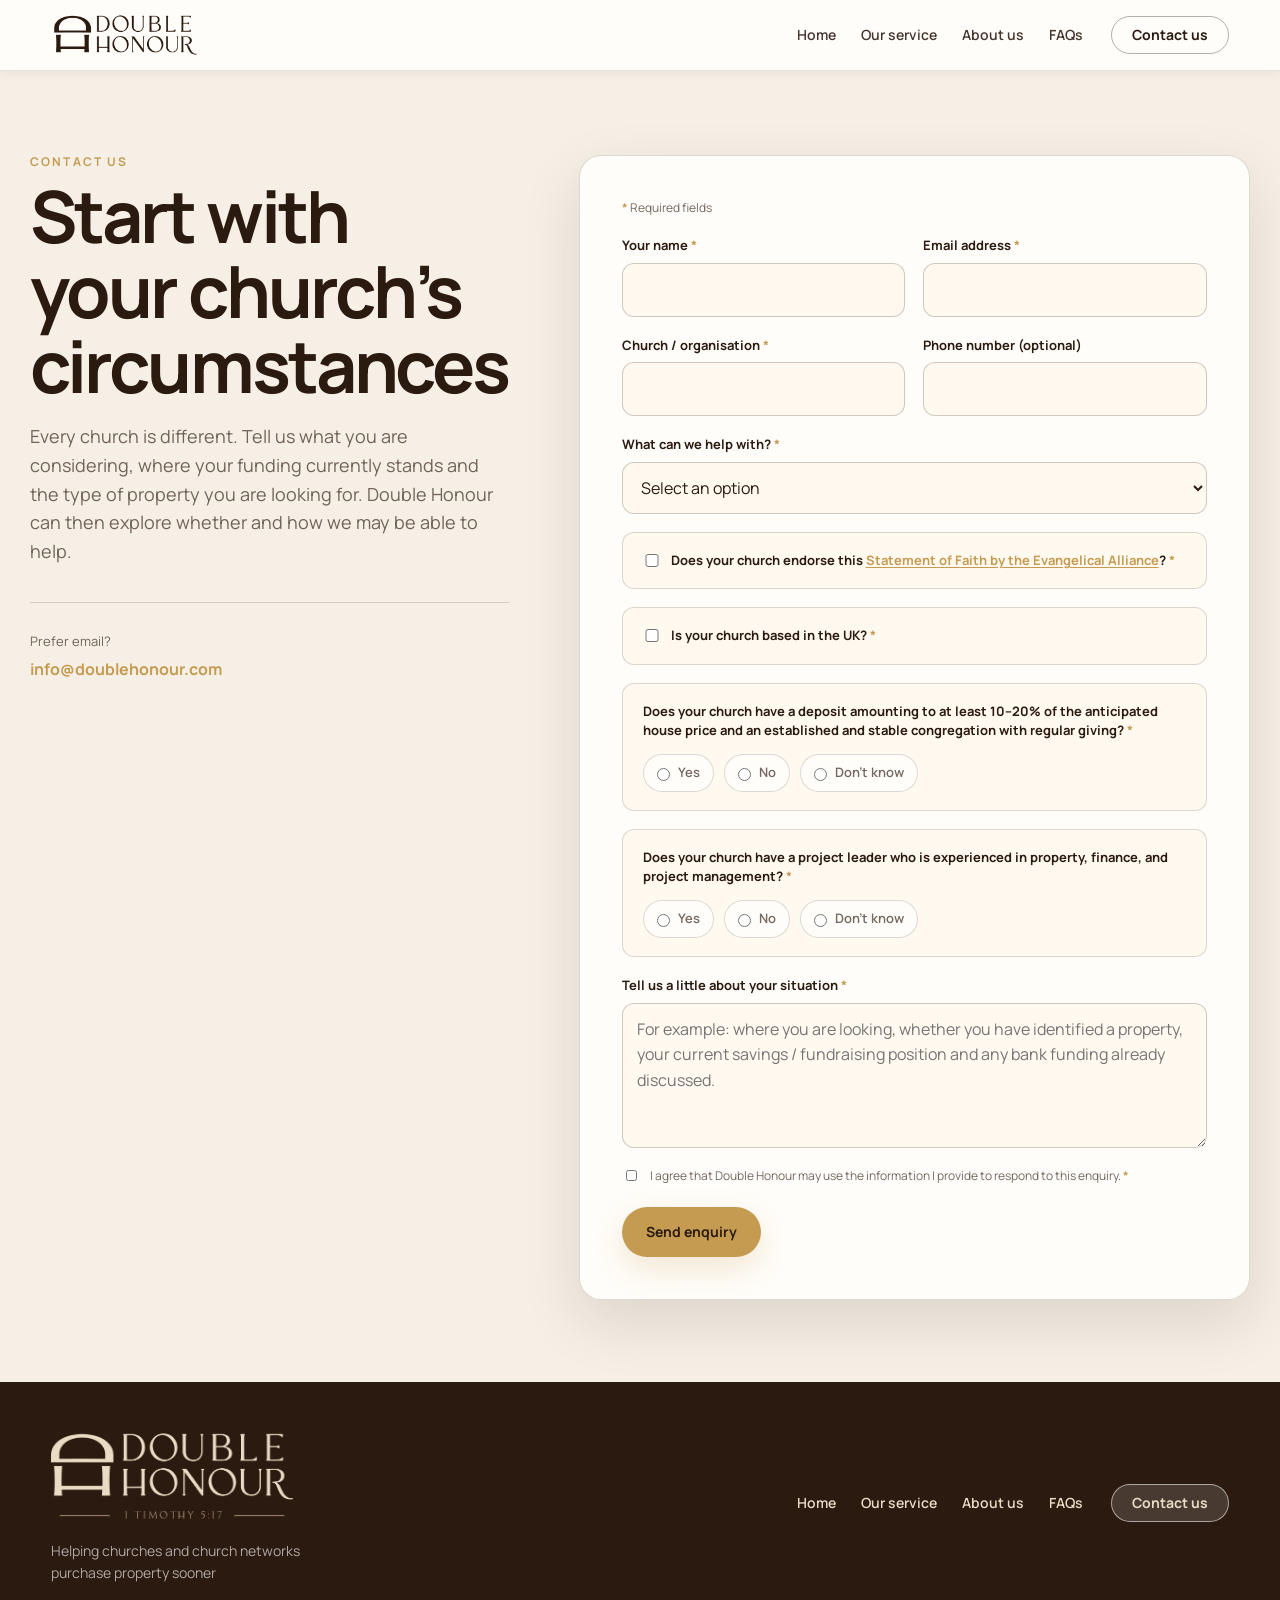
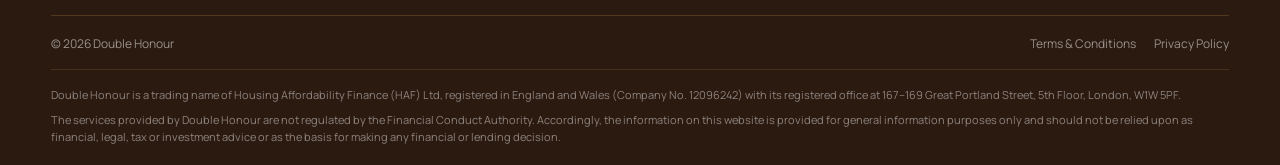
<file: contact.html>
<!DOCTYPE html>

<html lang="en">
<head>
<meta charset="utf-8"/>
<meta content="width=device-width, initial-scale=1" name="viewport"/>
<meta content="Contact Double Honour to discuss church property funding, manse finance and property acquisition support." name="description"/>
<title>Double Honour</title>
<link rel="icon" type="image/png" sizes="512x512" href="assets/favicon.png"/>
<link rel="shortcut icon" href="favicon.ico"/>
<link rel="apple-touch-icon" sizes="180x180" href="assets/apple-touch-icon.png"/>
<link href="https://fonts.googleapis.com" rel="preconnect"/>
<link crossorigin="" href="https://fonts.gstatic.com" rel="preconnect"/>
<link href="https://fonts.googleapis.com/css2?family=Manrope:wght@400;500;600;700&amp;display=swap" rel="stylesheet"/>
<link href="styles.css" rel="stylesheet"/>
</head>
<body>
<a class="skip-link" href="#main">Skip to content</a>
<header class="site-header on-light">
<div class="shell header-inner">
<a aria-label="Double Honour home" class="brand" href="index.html"><img alt="Double Honour" class="brand-mark" src="assets/double-honour-dark.png"/></a>
<nav aria-label="Primary navigation" class="desktop-nav">
<a href="index.html">Home</a>
<a href="our-service.html">Our service</a>
<a href="about.html">About us</a>
<a href="faq.html">FAQs</a>
</nav>
<a class="button button-small desktop-contact" href="contact.html">Contact us</a>
<button aria-controls="mobile-menu" aria-expanded="false" aria-label="Open navigation" class="menu-button" type="button"><span></span><span></span><span></span></button>
</div>
<div class="mobile-menu" hidden="" id="mobile-menu">
<nav aria-label="Mobile navigation">
<a href="index.html">Home</a>
<a href="our-service.html">Our service</a>
<a href="about.html">About us</a>
<a href="faq.html">FAQs</a>
<a href="contact.html">Contact us</a>
</nav>
</div>
</header>
<main id="main">
<section class="contact-page">
<div class="shell contact-page-grid">
<div class="contact-intro">
<p class="eyebrow">Contact us</p>
<h1>Start with<span class="mobile-word-space" aria-hidden="true"> </span><br class="desktop-br"/>your church’s<span class="mobile-word-space" aria-hidden="true"> </span><br class="desktop-br"/>circumstances</h1>
<p>Every church is different. Tell us what you are considering, where your funding currently stands and the type of property you are looking for. Double Honour can then explore whether and how we may be able to help.</p>
<div class="contact-direct"><span>Prefer email?</span><a href="mailto:info@doublehonour.com">info@doublehonour.com</a></div>
</div>
<form action="https://submit-form.com/4BC7t0iaS" class="contact-form" method="POST">
<input name="_email.subject" type="hidden" value="New Double Honour website enquiry"/>
<input name="_redirect" type="hidden" value="https://doublehonour.com/thanks.html"/>
<input name="_append" type="hidden" value="false"/>
<input name="_error" type="hidden" value="https://doublehonour.com/contact.html?submission=error"/>
<div aria-hidden="true" class="honeypot"><label>Leave this field empty<input autocomplete="off" name="_honeypot" tabindex="-1" type="text"/></label></div>
<p class="form-submit-error" id="form-submit-error" role="alert" hidden>Sorry, your enquiry could not be sent. Please try again or email us directly at <a href="mailto:info@doublehonour.com">info@doublehonour.com</a>.</p>
<p class="required-note"><span aria-hidden="true" class="required-mark">*</span> Required fields</p>
<div class="form-row">
<div class="form-field"><label for="name">Your name <span aria-hidden="true" class="required-mark">*</span><span class="sr-only"> required</span></label><input autocomplete="name" id="name" name="name" required="" type="text"/></div>
<div class="form-field"><label for="email">Email address <span aria-hidden="true" class="required-mark">*</span><span class="sr-only"> required</span></label><input autocomplete="email" id="email" name="email" required="" type="email"/></div>
</div>
<div class="form-row">
<div class="form-field"><label for="organisation">Church / organisation <span aria-hidden="true" class="required-mark">*</span><span class="sr-only"> required</span></label><input autocomplete="organization" id="organisation" name="organisation" required="" type="text"/></div>
<div class="form-field"><label for="phone">Phone number <span aria-hidden="true">(optional)</span></label><input autocomplete="tel" id="phone" name="phone" type="tel"/></div>
</div>
<div class="form-field"><label for="enquiry">What can we help with? <span aria-hidden="true" class="required-mark">*</span><span class="sr-only"> required</span></label><select id="enquiry" name="enquiry_type" required=""><option disabled="" selected="" value="">Select an option</option><option>Buying a home for a minister</option><option>Church network / denomination property strategy</option><option>Funding gap / financing</option><option>Property search and acquisition support</option><option>General enquiry</option></select></div>
<div class="form-question form-gate">
<label class="form-check">
<input name="evangelical_alliance_statement_of_faith" required="" type="checkbox" value="Yes"/>
<span>Does your church endorse this <a href="https://www.eauk.org/about-us/how-we-work/basis-of-faith" rel="noopener noreferrer" target="_blank">Statement of Faith by the Evangelical Alliance</a>? <span aria-hidden="true" class="required-mark">*</span><span class="sr-only"> required</span></span>
</label>
</div>
<div class="form-question form-gate">
<label class="form-check">
<input name="uk_based" required="" type="checkbox" value="Yes"/>
<span>Is your church based in the UK? <span aria-hidden="true" class="required-mark">*</span><span class="sr-only"> required</span></span>
</label>
</div>
<div aria-labelledby="deposit-question" class="form-question" role="radiogroup">
<p class="form-question-title" id="deposit-question">Does your church have a deposit amounting to at least 10–20% of the anticipated house price and an established and stable congregation with regular giving? <span aria-hidden="true" class="required-mark">*</span><span class="sr-only"> required</span></p>
<div class="form-options">
<label><input name="deposit_and_stable_giving" required="" type="radio" value="Yes"/><span>Yes</span></label>
<label><input name="deposit_and_stable_giving" type="radio" value="No"/><span>No</span></label>
<label><input name="deposit_and_stable_giving" type="radio" value="Don't know"/><span>Don't know</span></label>
</div>
</div>
<div aria-labelledby="project-leader-question" class="form-question" role="radiogroup">
<p class="form-question-title" id="project-leader-question">Does your church have a project leader who is experienced in property, finance, and project management? <span aria-hidden="true" class="required-mark">*</span><span class="sr-only"> required</span></p>
<div class="form-options">
<label><input name="experienced_project_leader" required="" type="radio" value="Yes"/><span>Yes</span></label>
<label><input name="experienced_project_leader" type="radio" value="No"/><span>No</span></label>
<label><input name="experienced_project_leader" type="radio" value="Don't know"/><span>Don't know</span></label>
</div>
</div>
<div class="form-field"><label for="message">Tell us a little about your situation <span aria-hidden="true" class="required-mark">*</span><span class="sr-only"> required</span></label><textarea id="message" name="message" placeholder="For example: where you are looking, whether you have identified a property, your current savings / fundraising position and any bank funding already discussed." required=""></textarea></div>
<label class="form-consent"><input name="consent" required="" type="checkbox" value="Yes"/><span>I agree that Double Honour may use the information I provide to respond to this enquiry. <span aria-hidden="true" class="required-mark">*</span><span class="sr-only"> required</span></span></label>
<button class="button" type="submit">Send enquiry</button>
</form>
</div>
</section>
</main>
<footer class="site-footer">
<div class="shell footer-top">
<div class="footer-brand">
<img alt="Double Honour" class="footer-brand-mark" src="assets/double-honour-light-message.png"/>
<p>Helping churches and church networks<span class="mobile-word-space" aria-hidden="true"> </span><br class="desktop-br"/>purchase property sooner</p>
</div>
<div class="footer-links">
<a href="index.html">Home</a>
<a href="our-service.html">Our service</a>
<a href="about.html">About us</a>
<a href="faq.html">FAQs</a>
<a class="button button-small footer-contact-button" href="contact.html">Contact us</a>
</div>
</div>
<div class="shell footer-bottom">
<span>© <span data-year=""></span> Double Honour</span>
<div class="footer-legal">
<a href="terms-and-conditions.html">Terms &amp; Conditions</a>
<a href="privacy-policy.html">Privacy Policy</a>
</div>
</div>
<div aria-label="Company and regulatory information" class="shell footer-notices">
<p>Double Honour is a trading name of Housing Affordability Finance (HAF) Ltd, registered in England and Wales (Company No. 12096242) with its registered office at 167–169 Great Portland Street, 5th Floor, London, W1W 5PF.</p>
<p>The services provided by Double Honour are not regulated by the Financial Conduct Authority. Accordingly, the information on this website is provided for general information purposes only and should not be relied upon as financial, legal, tax or investment advice or as the basis for making any financial or lending decision.</p>
</div>
</footer>
<script src="script.js"></script>
</body>
</html>
</file>
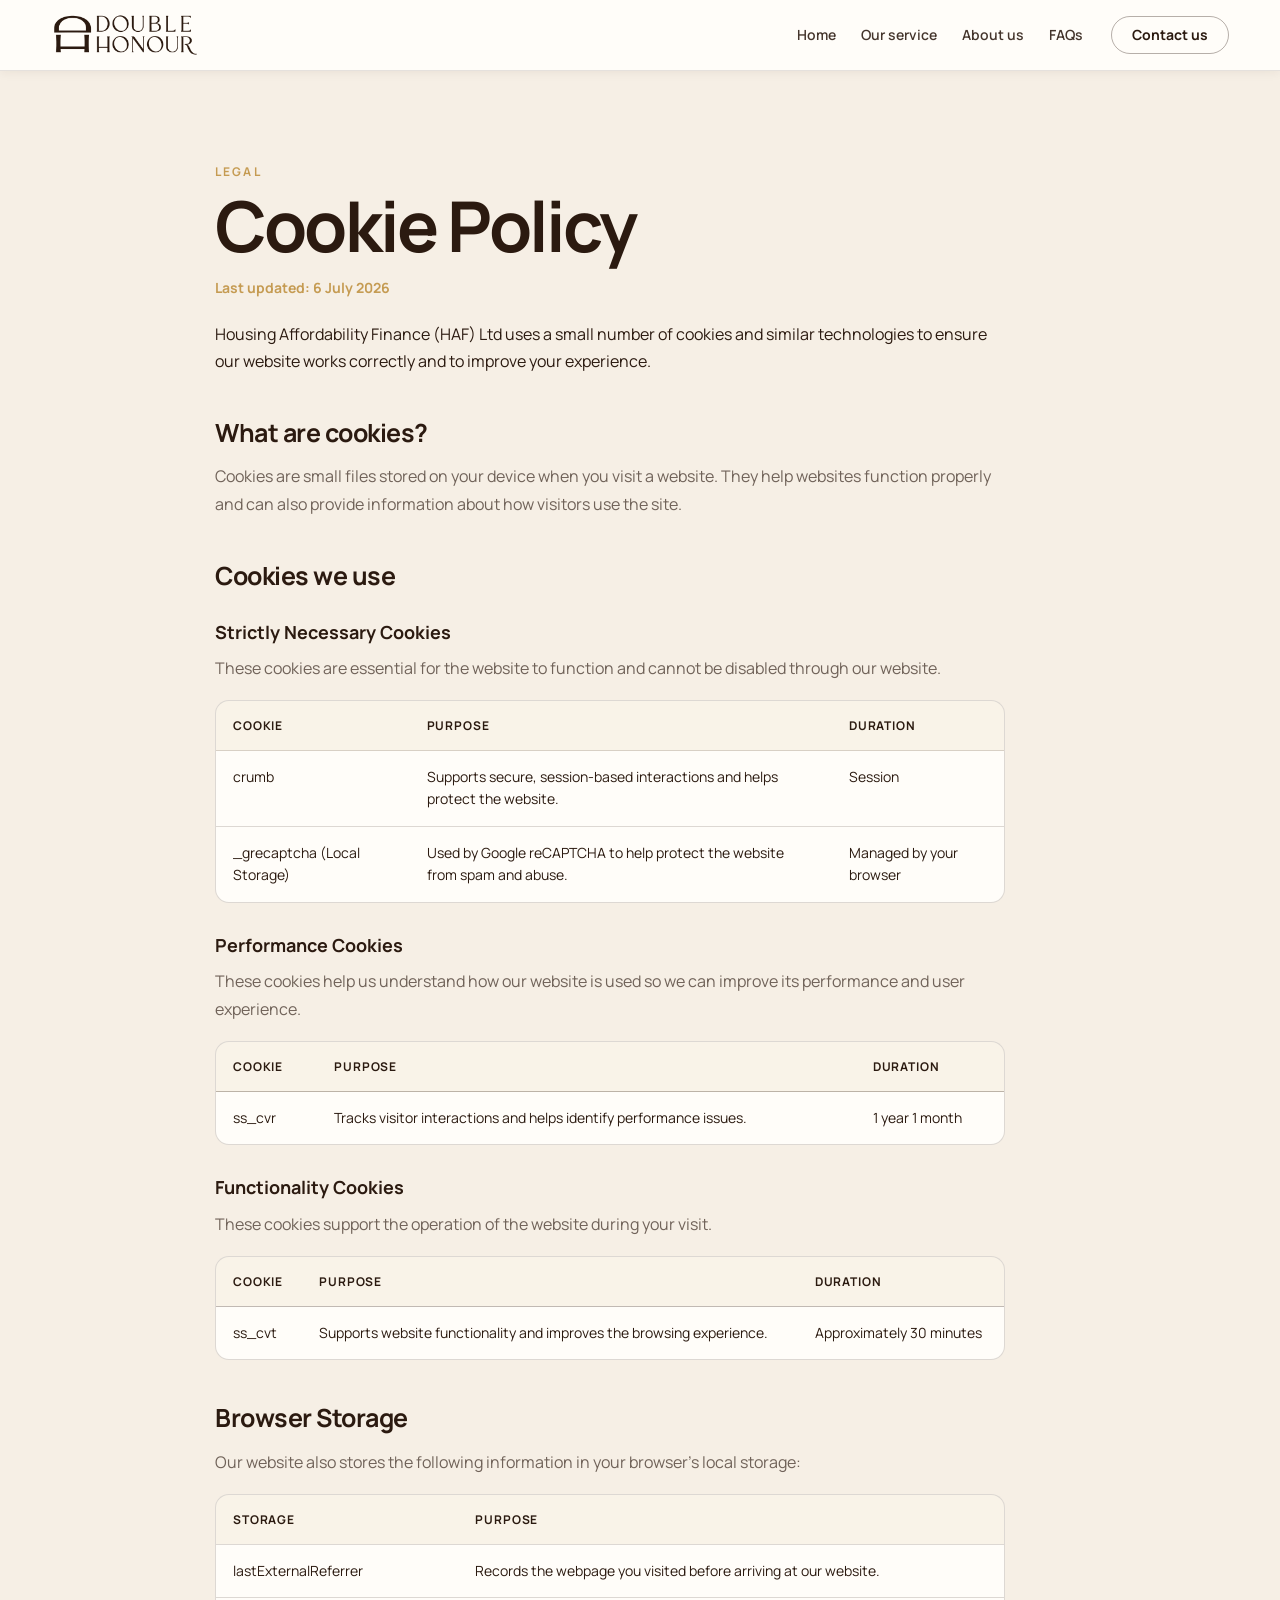
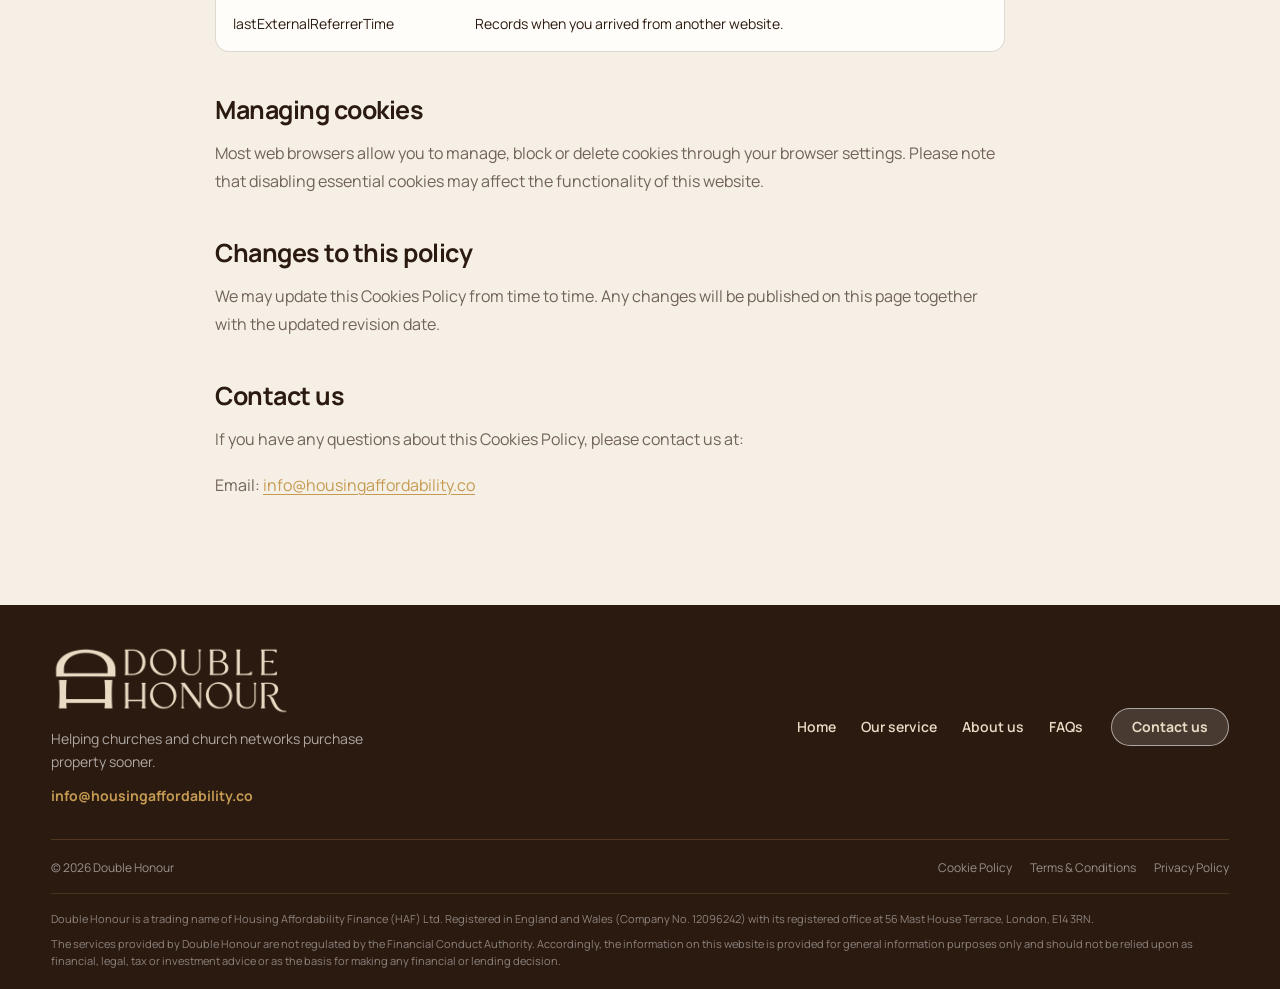
<file: cookie-policy.html>
<!doctype html>
<html lang="en">
<head>
  <meta charset="utf-8">
  <meta name="viewport" content="width=device-width, initial-scale=1">
  <meta name="description" content="Cookie Policy for the Double Honour website.">
  <title>Double Honour</title>
<link rel="icon" type="image/png" sizes="512x512" href="assets/favicon.png"/>
<link rel="shortcut icon" href="favicon.ico"/>
<link rel="apple-touch-icon" sizes="180x180" href="assets/apple-touch-icon.png"/>
  <link rel="preconnect" href="https://fonts.googleapis.com">
  <link rel="preconnect" href="https://fonts.gstatic.com" crossorigin>
  <link href="https://fonts.googleapis.com/css2?family=Manrope:wght@400;500;600;700&display=swap" rel="stylesheet">
  <link rel="stylesheet" href="styles.css">
</head>
<body>
  <a class="skip-link" href="#main">Skip to content</a>
  <header class="site-header on-light">
    <div class="shell header-inner">
      <a class="brand" href="index.html" aria-label="Double Honour home"><img class="brand-mark" src="assets/double-honour-dark.png" alt="Double Honour"></a>
      <nav class="desktop-nav" aria-label="Primary navigation">
        <a href="index.html">Home</a>
        <a href="our-service.html">Our service</a>
        <a href="about.html">About us</a>
        <a href="faq.html">FAQs</a>
      </nav>
      <a class="button button-small desktop-contact" href="contact.html">Contact us</a>
      <button class="menu-button" type="button" aria-expanded="false" aria-controls="mobile-menu" aria-label="Open navigation"><span></span><span></span><span></span></button>
    </div>
    <div class="mobile-menu" id="mobile-menu" hidden>
      <nav aria-label="Mobile navigation">
        <a href="index.html">Home</a>
        <a href="our-service.html">Our service</a>
        <a href="about.html">About us</a>
        <a href="faq.html">FAQs</a>
        <a href="contact.html">Contact us</a>
      </nav>
    </div>
  </header>
  <main id="main">
    <section class="legal-page">
      <div class="shell legal-page-inner">
        <p class="eyebrow">Legal</p>
        <h1>Cookie Policy</h1>
        <div class="legal-content">
          <p class="legal-updated">Last updated: 6 July 2026</p>
          <p class="legal-lead">Housing Affordability Finance (HAF) Ltd uses a small number of cookies and similar technologies to ensure our website works correctly and to improve your experience.</p>

          <h2>What are cookies?</h2>
          <p>Cookies are small files stored on your device when you visit a website. They help websites function properly and can also provide information about how visitors use the site.</p>

          <h2>Cookies we use</h2>
          <h3>Strictly Necessary Cookies</h3>
          <p>These cookies are essential for the website to function and cannot be disabled through our website.</p>
          <div class="legal-table-wrap"><table class="legal-table"><thead><tr><th>Cookie</th><th>Purpose</th><th>Duration</th></tr></thead><tbody>
            <tr><td>crumb</td><td>Supports secure, session-based interactions and helps protect the website.</td><td>Session</td></tr>
            <tr><td>_grecaptcha (Local Storage)</td><td>Used by Google reCAPTCHA to help protect the website from spam and abuse.</td><td>Managed by your browser</td></tr>
          </tbody></table></div>

          <h3>Performance Cookies</h3>
          <p>These cookies help us understand how our website is used so we can improve its performance and user experience.</p>
          <div class="legal-table-wrap"><table class="legal-table"><thead><tr><th>Cookie</th><th>Purpose</th><th>Duration</th></tr></thead><tbody>
            <tr><td>ss_cvr</td><td>Tracks visitor interactions and helps identify performance issues.</td><td>1 year 1 month</td></tr>
          </tbody></table></div>

          <h3>Functionality Cookies</h3>
          <p>These cookies support the operation of the website during your visit.</p>
          <div class="legal-table-wrap"><table class="legal-table"><thead><tr><th>Cookie</th><th>Purpose</th><th>Duration</th></tr></thead><tbody>
            <tr><td>ss_cvt</td><td>Supports website functionality and improves the browsing experience.</td><td>Approximately 30 minutes</td></tr>
          </tbody></table></div>

          <h2>Browser Storage</h2>
          <p>Our website also stores the following information in your browser's local storage:</p>
          <div class="legal-table-wrap"><table class="legal-table"><thead><tr><th>Storage</th><th>Purpose</th></tr></thead><tbody>
            <tr><td>lastExternalReferrer</td><td>Records the webpage you visited before arriving at our website.</td></tr>
            <tr><td>lastExternalReferrerTime</td><td>Records when you arrived from another website.</td></tr>
          </tbody></table></div>

          <h2>Managing cookies</h2>
          <p>Most web browsers allow you to manage, block or delete cookies through your browser settings. Please note that disabling essential cookies may affect the functionality of this website.</p>

          <h2>Changes to this policy</h2>
          <p>We may update this Cookies Policy from time to time. Any changes will be published on this page together with the updated revision date.</p>

          <h2>Contact us</h2>
          <p>If you have any questions about this Cookies Policy, please contact us at:</p>
          <p>Email: <a href="mailto:info@housingaffordability.co">info@housingaffordability.co</a></p>
        </div>
      </div>
    </section>
  </main>
  <footer class="site-footer">
    <div class="shell footer-top">
      <div class="footer-brand">
        <img class="footer-brand-mark" src="assets/double-honour-light.png" alt="Double Honour">
        <p>Helping churches and church networks purchase property sooner.</p>
        <a class="footer-contact" href="mailto:info@housingaffordability.co">info@housingaffordability.co</a>
      </div>
      <div class="footer-links">
        <a href="index.html">Home</a>
        <a href="our-service.html">Our service</a>
        <a href="about.html">About us</a>
        <a href="faq.html">FAQs</a>
        <a class="button button-small footer-contact-button" href="contact.html">Contact us</a>
      </div>
    </div>
    <div class="shell footer-bottom">
      <span>© <span data-year></span> Double Honour</span>
      <div class="footer-legal">
        <a href="cookie-policy.html">Cookie Policy</a>
        <a href="terms-and-conditions.html">Terms &amp; Conditions</a>
        <a href="privacy-policy.html">Privacy Policy</a>
      </div>
    </div>

    <div class="shell footer-notices" aria-label="Company and regulatory information">
      <p>Double Honour is a trading name of Housing Affordability Finance (HAF) Ltd. Registered in England and Wales (Company No. 12096242) with its registered office at 56 Mast House Terrace, London, E14 3RN.</p>
      <p>The services provided by Double Honour are not regulated by the Financial Conduct Authority. Accordingly, the information on this website is provided for general information purposes only and should not be relied upon as financial, legal, tax or investment advice or as the basis for making any financial or lending decision.</p>
    </div>
  </footer>
  <script src="script.js"></script>
</body>
</html>
</file>
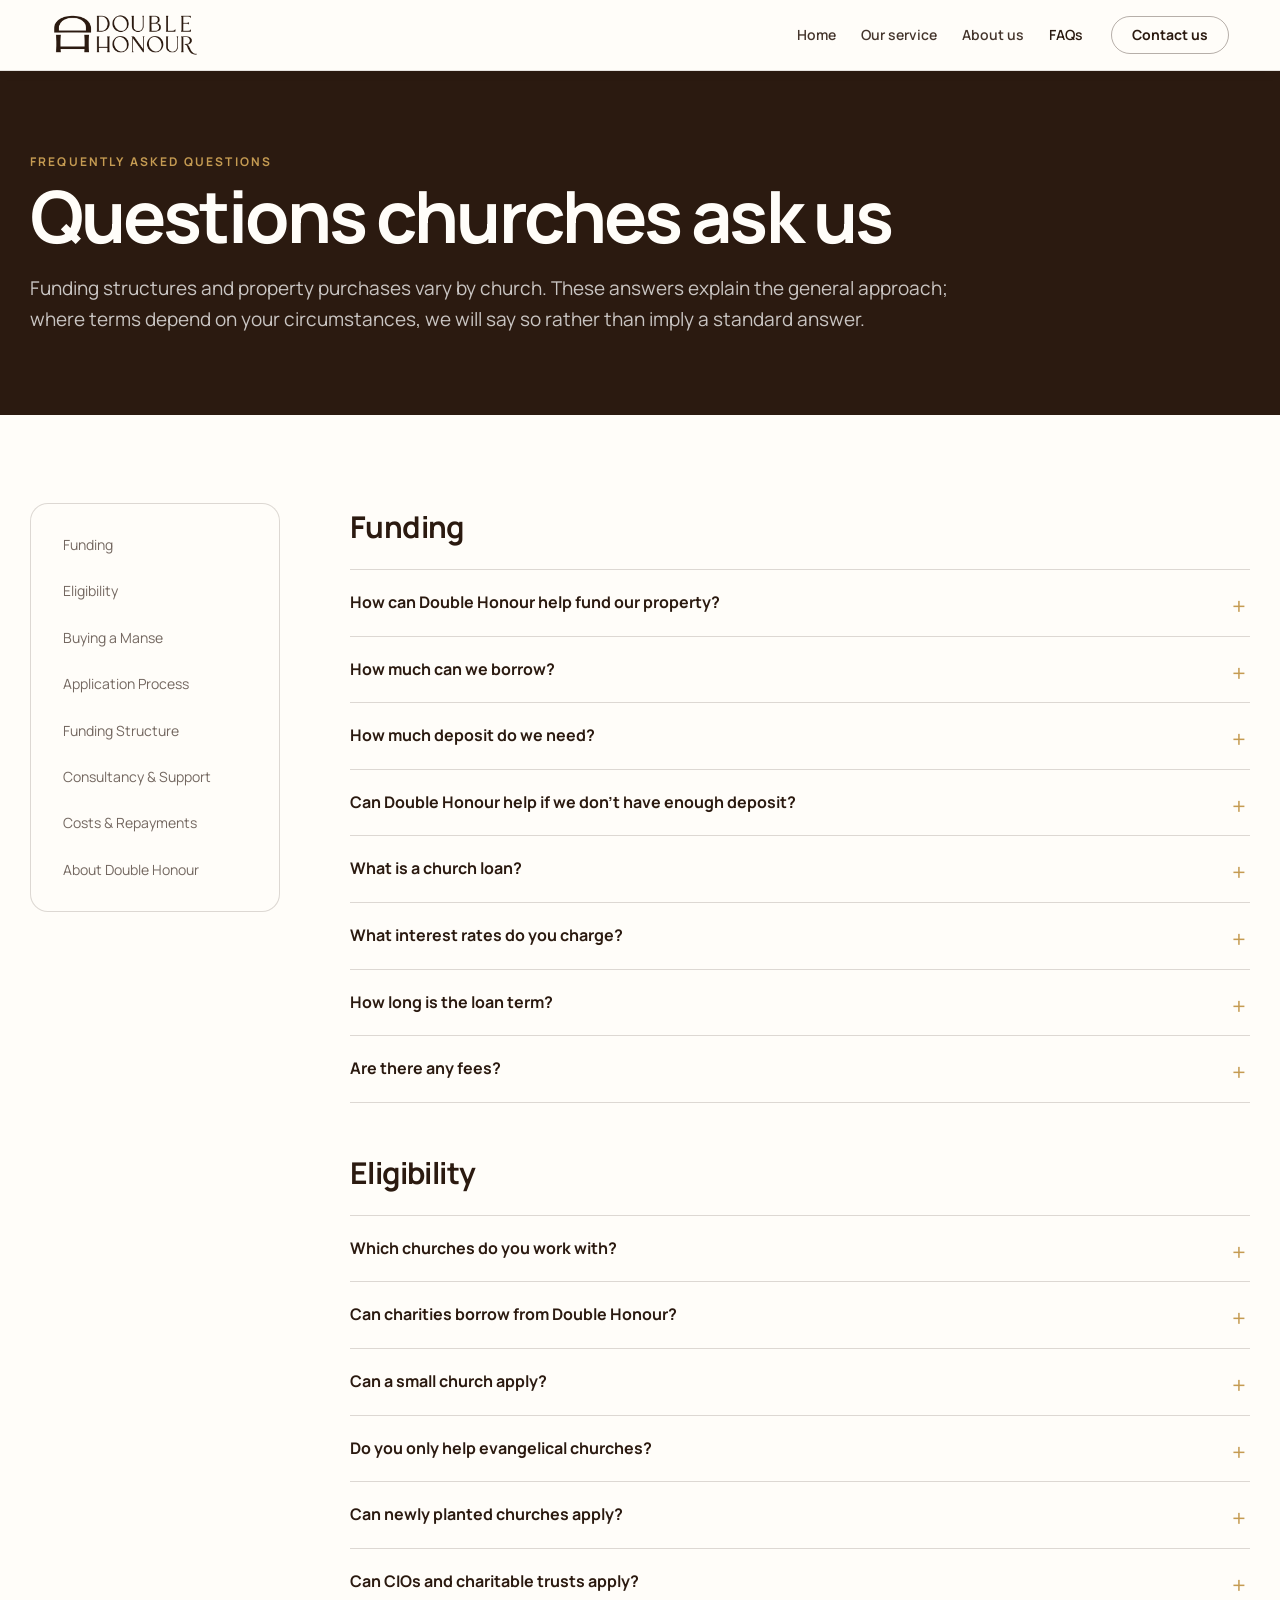
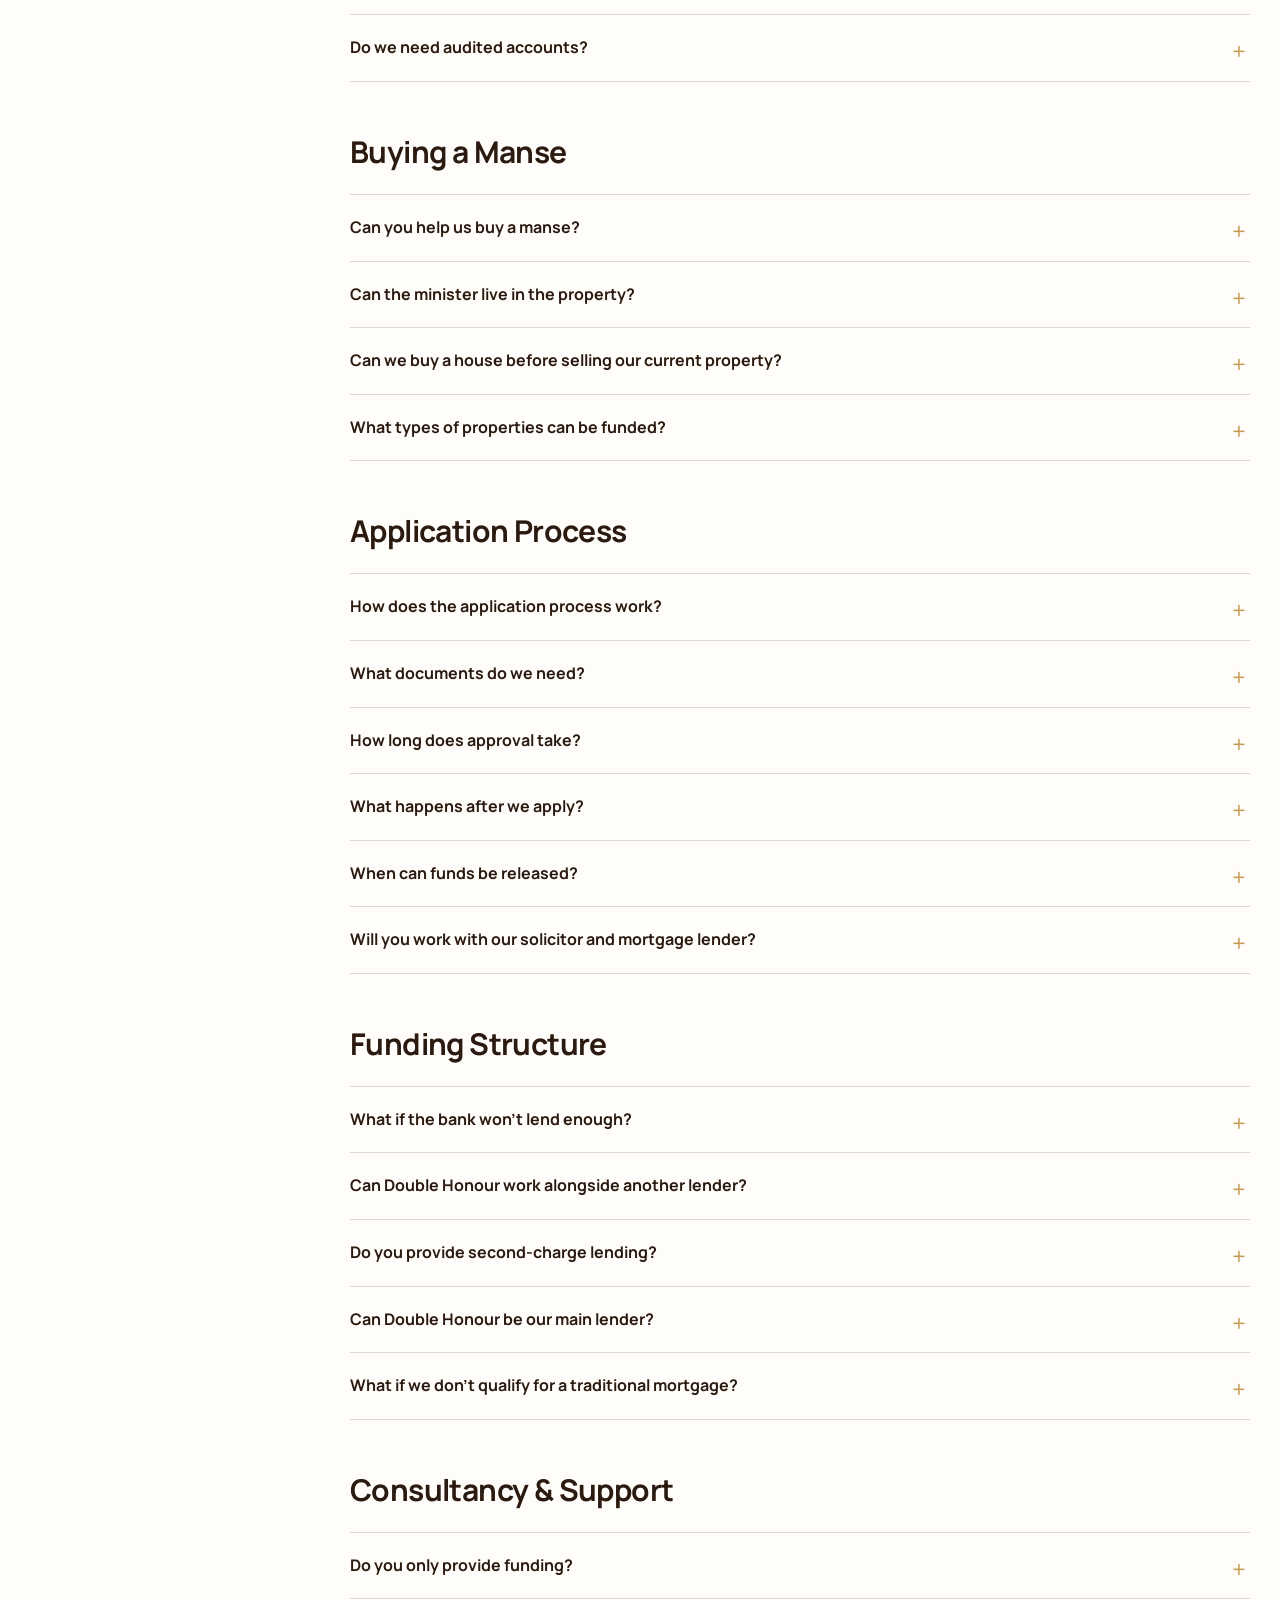
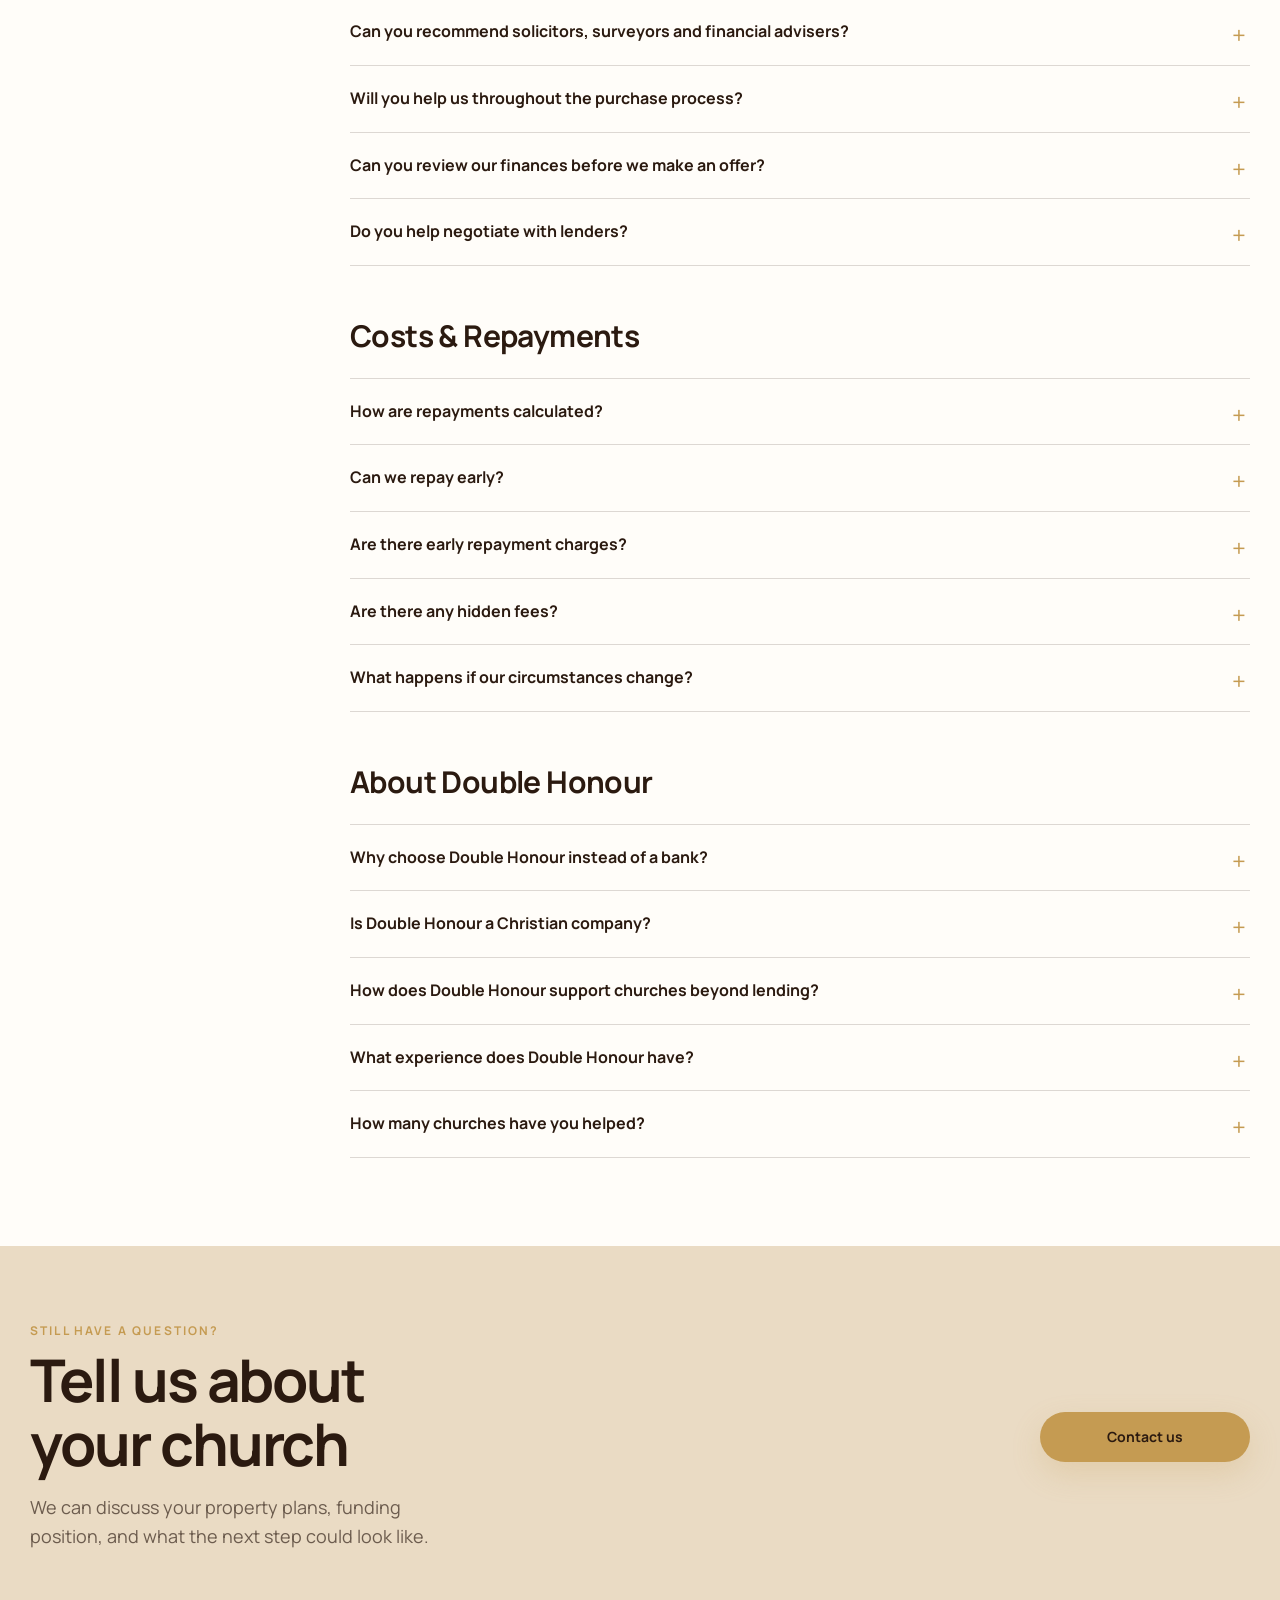
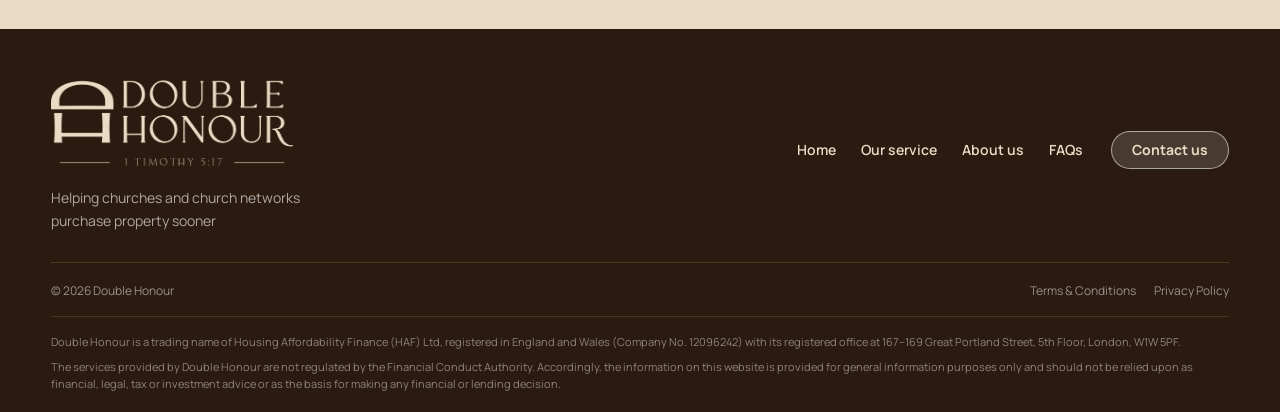
<file: faq.html>
<!DOCTYPE html>

<html lang="en">
<head>
<meta charset="utf-8"/>
<meta content="width=device-width, initial-scale=1" name="viewport"/>
<meta content="Frequently asked questions about church mortgages, manse funding, eligibility, application process and Double Honour property support." name="description"/>
<title>Double Honour</title>
<link rel="icon" type="image/png" sizes="512x512" href="assets/favicon.png"/>
<link rel="shortcut icon" href="favicon.ico"/>
<link rel="apple-touch-icon" sizes="180x180" href="assets/apple-touch-icon.png"/>
<link href="https://fonts.googleapis.com" rel="preconnect"/>
<link crossorigin="" href="https://fonts.gstatic.com" rel="preconnect"/>
<link href="https://fonts.googleapis.com/css2?family=Manrope:wght@400;500;600;700&amp;display=swap" rel="stylesheet"/>
<link href="styles.css" rel="stylesheet"/>
</head>
<body>
<a class="skip-link" href="#main">Skip to content</a>
<header class="site-header">
<div class="shell header-inner">
<a aria-label="Double Honour home" class="brand" href="index.html"><img alt="Double Honour" class="brand-mark" src="assets/double-honour-dark.png"/></a>
<nav aria-label="Primary navigation" class="desktop-nav">
<a href="index.html">Home</a>
<a href="our-service.html">Our service</a>
<a href="about.html">About us</a>
<a aria-current="page" href="faq.html">FAQs</a>
</nav>
<a class="button button-small desktop-contact" href="contact.html">Contact us</a>
<button aria-controls="mobile-menu" aria-expanded="false" aria-label="Open navigation" class="menu-button" type="button"><span></span><span></span><span></span></button>
</div>
<div class="mobile-menu" hidden="" id="mobile-menu">
<nav aria-label="Mobile navigation">
<a href="index.html">Home</a>
<a href="our-service.html">Our service</a>
<a href="about.html">About us</a>
<a aria-current="page" href="faq.html">FAQs</a>
<a href="contact.html">Contact us</a>
</nav>
</div>
</header>
<main id="main">
<section class="faq-hero"><div class="shell"><p class="eyebrow light">Frequently asked questions</p><h1>Questions churches ask us</h1><p>Funding structures and property purchases vary by church. These answers explain the general approach;<span class="mobile-word-space" aria-hidden="true"> </span><br class="desktop-br"/>where terms depend on your circumstances, we will say so rather than imply a standard answer.</p></div></section>
<section class="section"><div class="shell faq-layout"><nav aria-label="FAQ categories" class="faq-nav"><a href="#funding">Funding</a><a href="#eligibility">Eligibility</a><a href="#manse">Buying a Manse</a><a href="#process">Application Process</a><a href="#structure">Funding Structure</a><a href="#support">Consultancy &amp; Support</a><a href="#costs">Costs &amp; Repayments</a><a href="#about">About Double Honour</a></nav><div class="faq-groups"><section class="faq-group" id="funding"><h2>Funding</h2><div class="faq-list"><details><summary>How can Double Honour help fund our property?</summary><div class="faq-answer"><p>Many churches use a combination of their own savings and traditional bank finance. Double Honour can work with churches where conventional lending is insufficient or unavailable, subject to the church’s circumstances and the proposed property purchase.</p></div></details><details><summary>How much can we borrow?</summary><div class="faq-answer"><p>There is no single borrowing amount that applies to every church. We begin by understanding your financial position, property requirements, fundraising progress, and existing funding options before structuring an appropriate solution.</p></div></details><details><summary>How much deposit do we need?</summary><div class="faq-answer"><p>Deposit requirements depend on the property and the overall funding structure. Double Honour’s role can include helping bridge a funding gap where church savings and traditional lending do not cover the full purchase price.</p></div></details><details><summary>Can Double Honour help if we don't have enough deposit?</summary><div class="faq-answer"><p>Potentially, yes. Bridging the gap between church savings, traditional lending, and the purchase price is one of the core situations Double Honour is designed to address.</p></div></details><details><summary>What is a church loan?</summary><div class="faq-answer"><p>In this context, it is funding provided to support a church or eligible church-related charity with a property purchase. The exact structure will depend on the transaction and the organisation involved.</p></div></details><details><summary>What interest rates do you charge?</summary><div class="faq-answer"><p>There is no standard universal rate, and it largely varies based on the overall funding structure. Funding terms are structured for the individual transaction and will be explained before any commitment is made.</p></div></details><details><summary>How long is the loan term?</summary><div class="faq-answer"><p>Loan terms are considered case by case. Please contact Double Honour with your circumstances so the team can discuss an appropriate structure.</p></div></details><details><summary>Are there any fees?</summary><div class="faq-answer"><p>Any applicable fees and costs depend on the nature of each transaction. Double Honour will set out the relevant terms prior to commitment as part of the consultancy and funding process.</p></div></details></div></section><section class="faq-group" id="eligibility"><h2>Eligibility</h2><div class="faq-list"><details><summary>Which churches do you work with?</summary><div class="faq-answer"><p>Double Honour supports churches and church networks that endorse the <a href="https://www.eauk.org/about-us/how-we-work/basis-of-faith" rel="noopener noreferrer" target="_blank">Statement of Faith by the Evangelical Alliance</a> and seek property solutions for ministry. Each enquiry is assessed on its own circumstances, structure, and property needs.</p></div></details><details><summary>Can charities borrow from Double Honour?</summary><div class="faq-answer"><p>Double Honour works with churches and church-related charitable organisations. The appropriate borrower and ownership structure is considered as part of the transaction.</p></div></details><details><summary>Can a small church apply?</summary><div class="faq-answer"><p>Yes, a smaller church can still start a conversation with Double Honour. Suitability depends on the organisation’s financial position, property requirement, and proposed funding plan rather than size alone.</p></div></details><details><summary>Do you only help evangelical churches?</summary><div class="faq-answer"><p>Double Honour describes itself as a Christian organisation serving churches. If you are unsure whether your church fits Double Honour’s remit, please contact the team and they can confirm.</p></div></details><details><summary>Can newly planted churches apply?</summary><div class="faq-answer"><p>Newly planted churches can contact Double Honour. The team will look at the church’s financial position, fundraising progress, governance, and property requirements as part of the assessment.</p></div></details><details><summary>Can CIOs and charitable trusts apply?</summary><div class="faq-answer"><p>The legal and ownership structure needs to be considered for each transaction. Please contact Double Honour with your organisation details so the team can advise on fit.</p></div></details><details><summary>Do we need audited accounts?</summary><div class="faq-answer"><p>Audited accounts may not be a legal requirement for your church. In the absence of audited accounts, we require that the basic information be publicly available on the relevant Charity Commission database. Double Honour will confirm what financial information is needed after the initial discussion.</p></div></details></div></section><section class="faq-group" id="manse"><h2>Buying a Manse</h2><div class="faq-list"><details><summary>Can you help us buy a manse?</summary><div class="faq-answer"><p>Yes. Helping churches purchase residential property for ministry is at the centre of Double Honour’s work, from funding strategy through property search, negotiation, and completion support.</p></div></details><details><summary>Can the minister live in the property?</summary><div class="faq-answer"><p>Double Honour’s model is designed around housing for ministers and other gospel workers, subject to the legal and transaction structure of the particular purchase.</p></div></details><details><summary>Can we buy a house before selling our current property?</summary><div class="faq-answer"><p>This depends on the timing, existing property, available capital, and lending structure. Double Honour can review the position with you and assess whether a workable funding plan is possible.</p></div></details><details><summary>What types of properties can be funded?</summary><div class="faq-answer"><p>Double Honour focuses primarily on residential property for ministry. Suitability is assessed in the context of the church’s and the minister family’s needs and the proposed purchase.</p></div></details></div></section><section class="faq-group" id="process"><h2>Application Process</h2><div class="faq-list"><details><summary>How does the application process work?</summary><div class="faq-answer"><p>Double Honour starts with a discovery consultation, then helps the church prepare to buy, find the right property, negotiate and secure it, manage the purchase, and complete the handover.</p></div></details><details><summary>What documents do we need?</summary><div class="faq-answer"><p>The exact documents depend on the church and transaction. As a starting point, Double Honour will need enough information to understand your financial position, fundraising progress, governance, and property requirements.</p></div></details><details><summary>How long does approval take?</summary><div class="faq-answer"><p>Timing depends on the complexity of the church, the proposed property, and the funding structure. Double Honour will be able to give a clearer timetable after the initial consultation.</p></div></details><details><summary>What happens after we apply?</summary><div class="faq-answer"><p>Double Honour reviews your ministry needs, property requirements, and financial position, then works with you on a tailored property and funding strategy and the steps required to become ready to buy.</p></div></details><details><summary>When can funds be released?</summary><div class="faq-answer"><p>Funding can only be released once the agreed transaction requirements and documentation are in place. The exact timing is specific to each purchase.</p></div></details><details><summary>Will you work with our solicitor and mortgage lender?</summary><div class="faq-answer"><p>Yes. Double Honour’s process includes coordinating with professionals such as solicitors, surveyors, valuers, mortgage advisers, and other lenders, if relevant, to help the transaction progress.</p></div></details></div></section><section class="faq-group" id="structure"><h2>Funding Structure</h2><div class="faq-list"><details><summary>What if the bank won't lend enough?</summary><div class="faq-answer"><p>That is one of the main funding gaps Double Honour is designed to address. Double Honour can assess whether additional flexible capital can sit alongside the church’s savings and traditional lending.</p></div></details><details><summary>Can Double Honour work alongside another lender?</summary><div class="faq-answer"><p>Yes. Double Honour’s model can work alongside senior or traditional lenders as part of the overall capital structure, subject to the specific transaction.</p></div></details><details><summary>Do you provide second-charge lending?</summary><div class="faq-answer"><p>The exact security and ranking of Double Honour funding depends on the transaction. Please contact the team for current terms rather than relying on a standard structure.</p></div></details><details><summary>Can Double Honour be our main lender?</summary><div class="faq-answer"><p>That will depend on the church, the property, and the funding requirement. Double Honour will assess whether it can provide funding and what funding structure may be available for the particular transaction.</p></div></details><details><summary>What if we don't qualify for a traditional mortgage?</summary><div class="faq-answer"><p>Double Honour can still review the position with you. The team’s role includes looking beyond a standard mortgage and assessing whether a different sustainable funding structure is possible.</p></div></details></div></section><section class="faq-group" id="support"><h2>Consultancy &amp; Support</h2><div class="faq-list"><details><summary>Do you only provide funding?</summary><div class="faq-answer"><p>No. Double Honour also supports churches with financial analysis, funding structure, fundraising advice, property identification, negotiation, and daily transaction support through to completion.</p></div></details><details><summary>Can you recommend solicitors, surveyors and financial advisers?</summary><div class="faq-answer"><p>Double Honour’s process includes coordinating with trusted professionals such as solicitors, surveyors, valuers, mortgage advisers, and lenders. The most appropriate advisers will depend on the transaction.</p></div></details><details><summary>Will you help us throughout the purchase process?</summary><div class="faq-answer"><p>Yes. Double Honour’s current process is designed as end-to-end support, from the first discovery consultation through to completion and handover.</p></div></details><details><summary>Can you review our finances before we make an offer?</summary><div class="faq-answer"><p>Yes. Understanding the church’s financial position and structuring a sustainable funding solution are core parts of Double Honour’s support before a purchase progresses.</p></div></details><details><summary>Do you help negotiate with lenders?</summary><div class="faq-answer"><p>Double Honour can help coordinate the funding process and support the church in discussions with its lenders and professional advisers.</p></div></details></div></section><section class="faq-group" id="costs"><h2>Costs &amp; Repayments</h2><div class="faq-list"><details><summary>How are repayments calculated?</summary><div class="faq-answer"><p>Repayment terms depend on the funding structure agreed for the transaction. Double Honour will explain the economics and repayment profile before the church commits.</p></div></details><details><summary>Can we repay early?</summary><div class="faq-answer"><p>Early repayment terms are transaction-specific. Please ask Double Honour to confirm the flexibility available under the proposed funding structure.</p></div></details><details><summary>Are there early repayment charges?</summary><div class="faq-answer"><p>There is no universal standard terms and policies, and it varies depending on the funding structure. Any early repayment provisions will be set out clearly in the agreed terms.</p></div></details><details><summary>Are there any hidden fees?</summary><div class="faq-answer"><p>Double Honour will set out the applicable consultancy fees, funding terms, and transaction costs before commitment. If a particular cost is relevant to your structure, it should be addressed during the process.</p></div></details><details><summary>What happens if our circumstances change?</summary><div class="faq-answer"><p>Double Honour describes its funding approach as flexible and tailored. If circumstances change, speak to the team as early as possible so the position can be reviewed.</p></div></details></div></section><section class="faq-group" id="about"><h2>About Double Honour</h2><div class="faq-list"><details><summary>Why choose Double Honour instead of a bank?</summary><div class="faq-answer"><p>Double Honour is designed to complement situations where traditional lending alone does not solve the property funding need or when a church is not eligible for a standard bank mortgage. Depending on the transaction, Double Honour may be able to provide a different and more flexible funding structure alongside or instead of traditional lending. It combines flexible funding with specialist church, property, and finance support.</p></div></details><details><summary>Is Double Honour a Christian company?</summary><div class="faq-answer"><p>Yes. Double Honour is a Christian company helping churches buy homes for their ministers and as a long-term partner seeking to serve churches with integrity and stewardship.</p></div></details><details><summary>How does Double Honour support churches beyond lending?</summary><div class="faq-answer"><p>Double Honour supports churches with financial analysis, capital structuring, fundraising advice, property search and assessment, negotiation, and support through to completion.</p></div></details><details><summary>What experience does Double Honour have?</summary><div class="faq-answer"><p>Double Honour’s team is comprised of the top-notch industry professionals who are dedicated to serving the Church with best-in-class expertise, so that the church resources can be safeguarded and wisely managed upon a foundation that will last for generations. The team brings over 150 years of combined experience across residential property sales and development, valuation, private equity, investment management, law and board-level advisory in the organisations that are globally recognised and acclaimed.</p></div></details><details><summary>How many churches have you helped?</summary><div class="faq-answer"><p>As of August 2026, Double Honour has helped 22 churches across the UK.</p></div></details></div></section></div></div></section>
<section class="contact-section"><div class="shell contact-grid"><div><p class="eyebrow">Still have a question?</p><h2>Tell us about<span class="mobile-word-space" aria-hidden="true"> </span><br class="desktop-br"/>your church</h2><p>We can discuss your property plans, funding<span class="mobile-word-space" aria-hidden="true"> </span><br class="desktop-br"/>position, and what the next step could look like.</p></div><div class="contact-actions"><a class="button" href="contact.html">Contact us</a></div></div></section>
</main>
<footer class="site-footer">
<div class="shell footer-top">
<div class="footer-brand">
<img alt="Double Honour" class="footer-brand-mark" src="assets/double-honour-light-message.png"/>
<p>Helping churches and church networks<span class="mobile-word-space" aria-hidden="true"> </span><br class="desktop-br"/>purchase property sooner</p>
</div>
<div class="footer-links">
<a href="index.html">Home</a>
<a href="our-service.html">Our service</a>
<a href="about.html">About us</a>
<a href="faq.html">FAQs</a>
<a class="button button-small footer-contact-button" href="contact.html">Contact us</a>
</div>
</div>
<div class="shell footer-bottom">
<span>© <span data-year=""></span> Double Honour</span>
<div class="footer-legal">
<a href="terms-and-conditions.html">Terms &amp; Conditions</a>
<a href="privacy-policy.html">Privacy Policy</a>
</div>
</div>
<div aria-label="Company and regulatory information" class="shell footer-notices">
<p>Double Honour is a trading name of Housing Affordability Finance (HAF) Ltd, registered in England and Wales (Company No. 12096242) with its registered office at 167–169 Great Portland Street, 5th Floor, London, W1W 5PF.</p>
<p>The services provided by Double Honour are not regulated by the Financial Conduct Authority. Accordingly, the information on this website is provided for general information purposes only and should not be relied upon as financial, legal, tax or investment advice or as the basis for making any financial or lending decision.</p>
</div>
</footer>
<script src="script.js"></script>
</body>
</html>
</file>
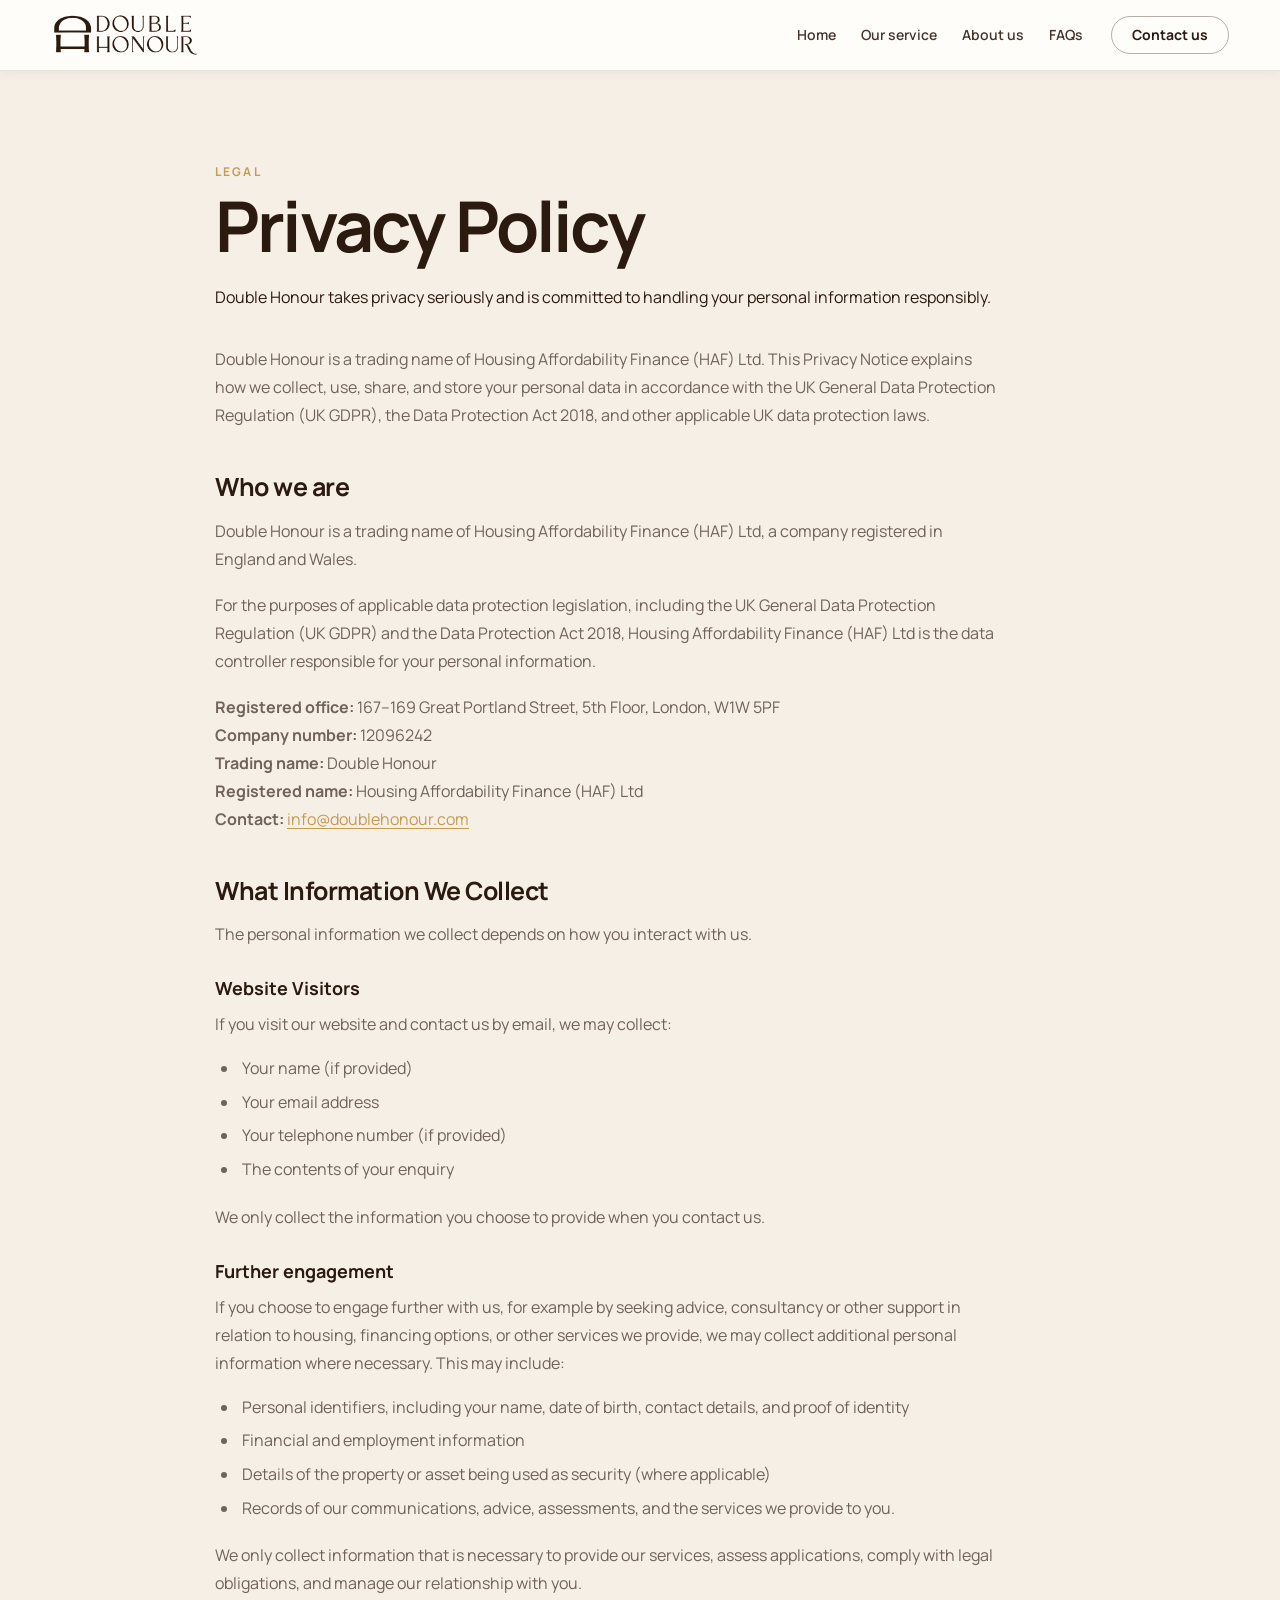
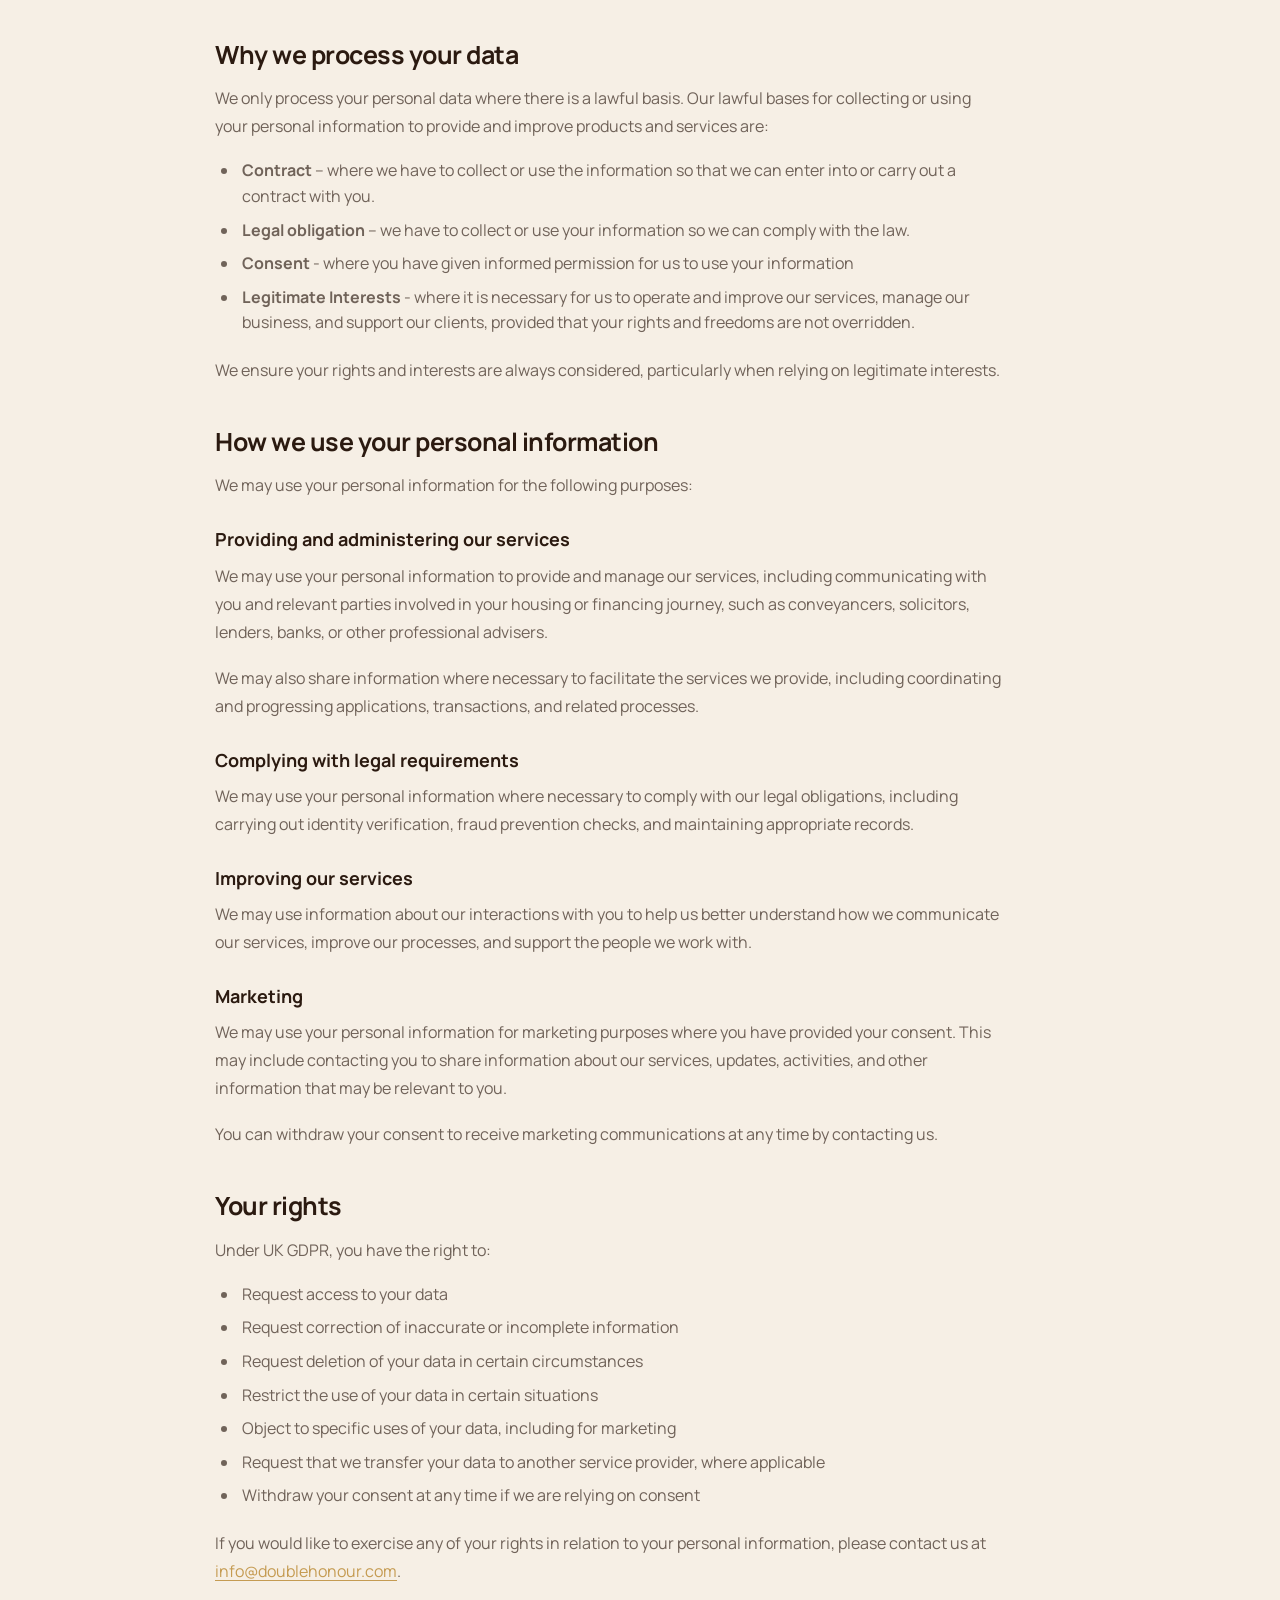
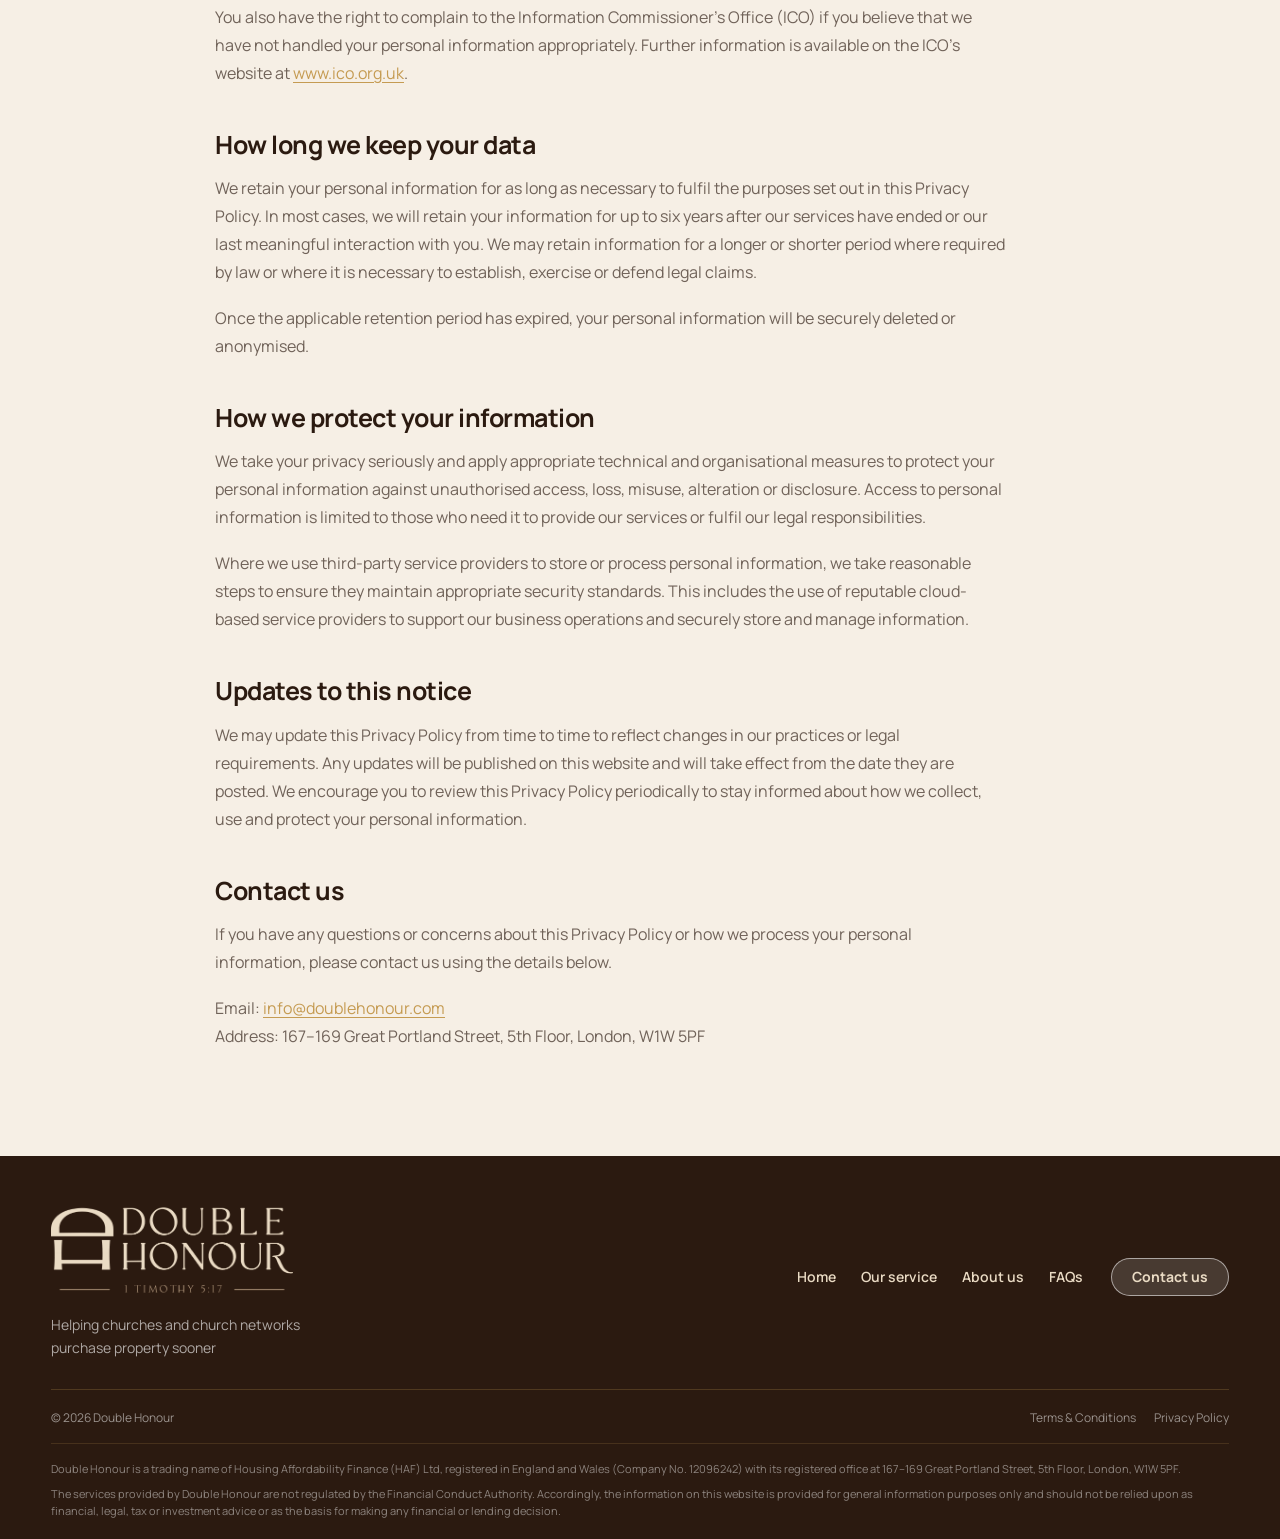
<file: privacy-policy.html>
<!DOCTYPE html>

<html lang="en">
<head>
<meta charset="utf-8"/>
<meta content="width=device-width, initial-scale=1" name="viewport"/>
<meta content="Privacy Policy explaining how Double Honour collects, uses, shares and stores personal data." name="description"/>
<title>Double Honour</title>
<link rel="icon" type="image/png" sizes="512x512" href="assets/favicon.png"/>
<link rel="shortcut icon" href="favicon.ico"/>
<link rel="apple-touch-icon" sizes="180x180" href="assets/apple-touch-icon.png"/>
<link href="https://fonts.googleapis.com" rel="preconnect"/>
<link crossorigin="" href="https://fonts.gstatic.com" rel="preconnect"/>
<link href="https://fonts.googleapis.com/css2?family=Manrope:wght@400;500;600;700&amp;display=swap" rel="stylesheet"/>
<link href="styles.css" rel="stylesheet"/>
</head>
<body>
<a class="skip-link" href="#main">Skip to content</a>
<header class="site-header on-light">
<div class="shell header-inner">
<a aria-label="Double Honour home" class="brand" href="index.html"><img alt="Double Honour" class="brand-mark" src="assets/double-honour-dark.png"/></a>
<nav aria-label="Primary navigation" class="desktop-nav">
<a href="index.html">Home</a>
<a href="our-service.html">Our service</a>
<a href="about.html">About us</a>
<a href="faq.html">FAQs</a>
</nav>
<a class="button button-small desktop-contact" href="contact.html">Contact us</a>
<button aria-controls="mobile-menu" aria-expanded="false" aria-label="Open navigation" class="menu-button" type="button"><span></span><span></span><span></span></button>
</div>
<div class="mobile-menu" hidden="" id="mobile-menu">
<nav aria-label="Mobile navigation">
<a href="index.html">Home</a>
<a href="our-service.html">Our service</a>
<a href="about.html">About us</a>
<a href="faq.html">FAQs</a>
<a href="contact.html">Contact us</a>
</nav>
</div>
</header>
<main id="main">
<section class="legal-page">
<div class="shell legal-page-inner">
<p class="eyebrow">Legal</p>
<h1>Privacy Policy</h1>
<div class="legal-content"><p class="legal-lead">Double Honour takes privacy seriously and is committed to handling your personal information responsibly.</p><p>Double Honour is a trading name of Housing Affordability Finance (HAF) Ltd. This Privacy Notice explains how we collect, use, share, and store your personal data in accordance with the UK General Data Protection Regulation (UK GDPR), the Data Protection Act 2018, and other applicable UK data protection laws.</p><h2>Who we are</h2><p>Double Honour is a trading name of Housing Affordability Finance (HAF) Ltd, a company registered in England and Wales.</p><p>For the purposes of applicable data protection legislation, including the UK General Data Protection Regulation (UK GDPR) and the Data Protection Act 2018, Housing Affordability Finance (HAF) Ltd is the data controller responsible for your personal information.</p><p><strong>Registered office:</strong> 167–169 Great Portland Street, 5th Floor, London, W1W 5PF<br/><strong>Company number:</strong> 12096242<br/><strong>Trading name:</strong> Double Honour<br/><strong>Registered name:</strong> Housing Affordability Finance (HAF) Ltd<br/><strong>Contact:</strong> <a href="mailto:info@doublehonour.com">info@doublehonour.com</a></p><h2>What Information We Collect</h2><p>The personal information we collect depends on how you interact with us.</p><h3>Website Visitors</h3><p>If you visit our website and contact us by email, we may collect:</p><ul><li>Your name (if provided)</li><li>Your email address</li><li>Your telephone number (if provided)</li><li>The contents of your enquiry</li></ul><p>We only collect the information you choose to provide when you contact us.</p><h3>Further engagement</h3><p>If you choose to engage further with us, for example by seeking advice, consultancy or other support in relation to housing, financing options, or other services we provide, we may collect additional personal information where necessary. This may include:</p><ul><li>Personal identifiers, including your name, date of birth, contact details, and proof of identity</li><li>Financial and employment information</li><li>Details of the property or asset being used as security (where applicable)</li><li>Records of our communications, advice, assessments, and the services we provide to you.</li></ul><p>We only collect information that is necessary to provide our services, assess applications, comply with legal obligations, and manage our relationship with you.</p><h2>Why we process your data</h2><p>We only process your personal data where there is a lawful basis. Our lawful bases for collecting or using your personal information to provide and improve products and services are:</p><ul><li><strong>Contract</strong> – where we have to collect or use the information so that we can enter into or carry out a contract with you.</li><li><strong>Legal obligation</strong> – we have to collect or use your information so we can comply with the law.</li><li><strong>Consent</strong> - where you have given informed permission for us to use your information</li><li><strong>Legitimate Interests</strong> - where it is necessary for us to operate and improve our services, manage our business, and support our clients, provided that your rights and freedoms are not overridden.</li></ul><p>We ensure your rights and interests are always considered, particularly when relying on legitimate interests.</p><h2>How we use your personal information</h2><p>We may use your personal information for the following purposes:</p><h3>Providing and administering our services</h3><p>We may use your personal information to provide and manage our services, including communicating with you and relevant parties involved in your housing or financing journey, such as conveyancers, solicitors, lenders, banks, or other professional advisers.</p><p>We may also share information where necessary to facilitate the services we provide, including coordinating and progressing applications, transactions, and related processes.</p><h3>Complying with legal requirements</h3><p>We may use your personal information where necessary to comply with our legal obligations, including carrying out identity verification, fraud prevention checks, and maintaining appropriate records.</p><h3>Improving our services</h3><p>We may use information about our interactions with you to help us better understand how we communicate our services, improve our processes, and support the people we work with.</p><h3>Marketing</h3><p>We may use your personal information for marketing purposes where you have provided your consent. This may include contacting you to share information about our services, updates, activities, and other information that may be relevant to you.</p><p>You can withdraw your consent to receive marketing communications at any time by contacting us.</p><h2>Your rights</h2><p>Under UK GDPR, you have the right to:</p><ul><li>Request access to your data</li><li>Request correction of inaccurate or incomplete information</li><li>Request deletion of your data in certain circumstances</li><li>Restrict the use of your data in certain situations</li><li>Object to specific uses of your data, including for marketing</li><li>Request that we transfer your data to another service provider, where applicable</li><li>Withdraw your consent at any time if we are relying on consent</li></ul><p>If you would like to exercise any of your rights in relation to your personal information, please contact us at <a href="mailto:info@doublehonour.com">info@doublehonour.com</a>.</p><p>You also have the right to complain to the Information Commissioner’s Office (ICO) if you believe that we have not handled your personal information appropriately. Further information is available on the ICO’s website at <a href="https://www.ico.org.uk/" rel="noopener noreferrer" target="_blank">www.ico.org.uk</a>.</p><h2>How long we keep your data</h2><p>We retain your personal information for as long as necessary to fulfil the purposes set out in this Privacy Policy. In most cases, we will retain your information for up to six years after our services have ended or our last meaningful interaction with you. We may retain information for a longer or shorter period where required by law or where it is necessary to establish, exercise or defend legal claims.</p><p>Once the applicable retention period has expired, your personal information will be securely deleted or anonymised.</p><h2>How we protect your information</h2><p>We take your privacy seriously and apply appropriate technical and organisational measures to protect your personal information against unauthorised access, loss, misuse, alteration or disclosure. Access to personal information is limited to those who need it to provide our services or fulfil our legal responsibilities.</p><p>Where we use third-party service providers to store or process personal information, we take reasonable steps to ensure they maintain appropriate security standards. This includes the use of reputable cloud-based service providers to support our business operations and securely store and manage information.</p><h2>Updates to this notice</h2><p>We may update this Privacy Policy from time to time to reflect changes in our practices or legal requirements. Any updates will be published on this website and will take effect from the date they are posted. We encourage you to review this Privacy Policy periodically to stay informed about how we collect, use and protect your personal information.</p><h2>Contact us</h2><p>If you have any questions or concerns about this Privacy Policy or how we process your personal information, please contact us using the details below.</p><p>Email: <a href="mailto:info@doublehonour.com">info@doublehonour.com</a><br/>Address: 167–169 Great Portland Street, 5th Floor, London, W1W 5PF</p></div>
</div>
</section>
</main>
<footer class="site-footer">
<div class="shell footer-top">
<div class="footer-brand">
<img alt="Double Honour" class="footer-brand-mark" src="assets/double-honour-light-message.png"/>
<p>Helping churches and church networks<span class="mobile-word-space" aria-hidden="true"> </span><br class="desktop-br"/>purchase property sooner</p>
</div>
<div class="footer-links">
<a href="index.html">Home</a>
<a href="our-service.html">Our service</a>
<a href="about.html">About us</a>
<a href="faq.html">FAQs</a>
<a class="button button-small footer-contact-button" href="contact.html">Contact us</a>
</div>
</div>
<div class="shell footer-bottom">
<span>© <span data-year=""></span> Double Honour</span>
<div class="footer-legal">
<a href="terms-and-conditions.html">Terms &amp; Conditions</a>
<a href="privacy-policy.html">Privacy Policy</a>
</div>
</div>
<div aria-label="Company and regulatory information" class="shell footer-notices">
<p>Double Honour is a trading name of Housing Affordability Finance (HAF) Ltd, registered in England and Wales (Company No. 12096242) with its registered office at 167–169 Great Portland Street, 5th Floor, London, W1W 5PF.</p>
<p>The services provided by Double Honour are not regulated by the Financial Conduct Authority. Accordingly, the information on this website is provided for general information purposes only and should not be relied upon as financial, legal, tax or investment advice or as the basis for making any financial or lending decision.</p>
</div>
</footer>
<script src="script.js"></script>
</body>
</html>
</file>
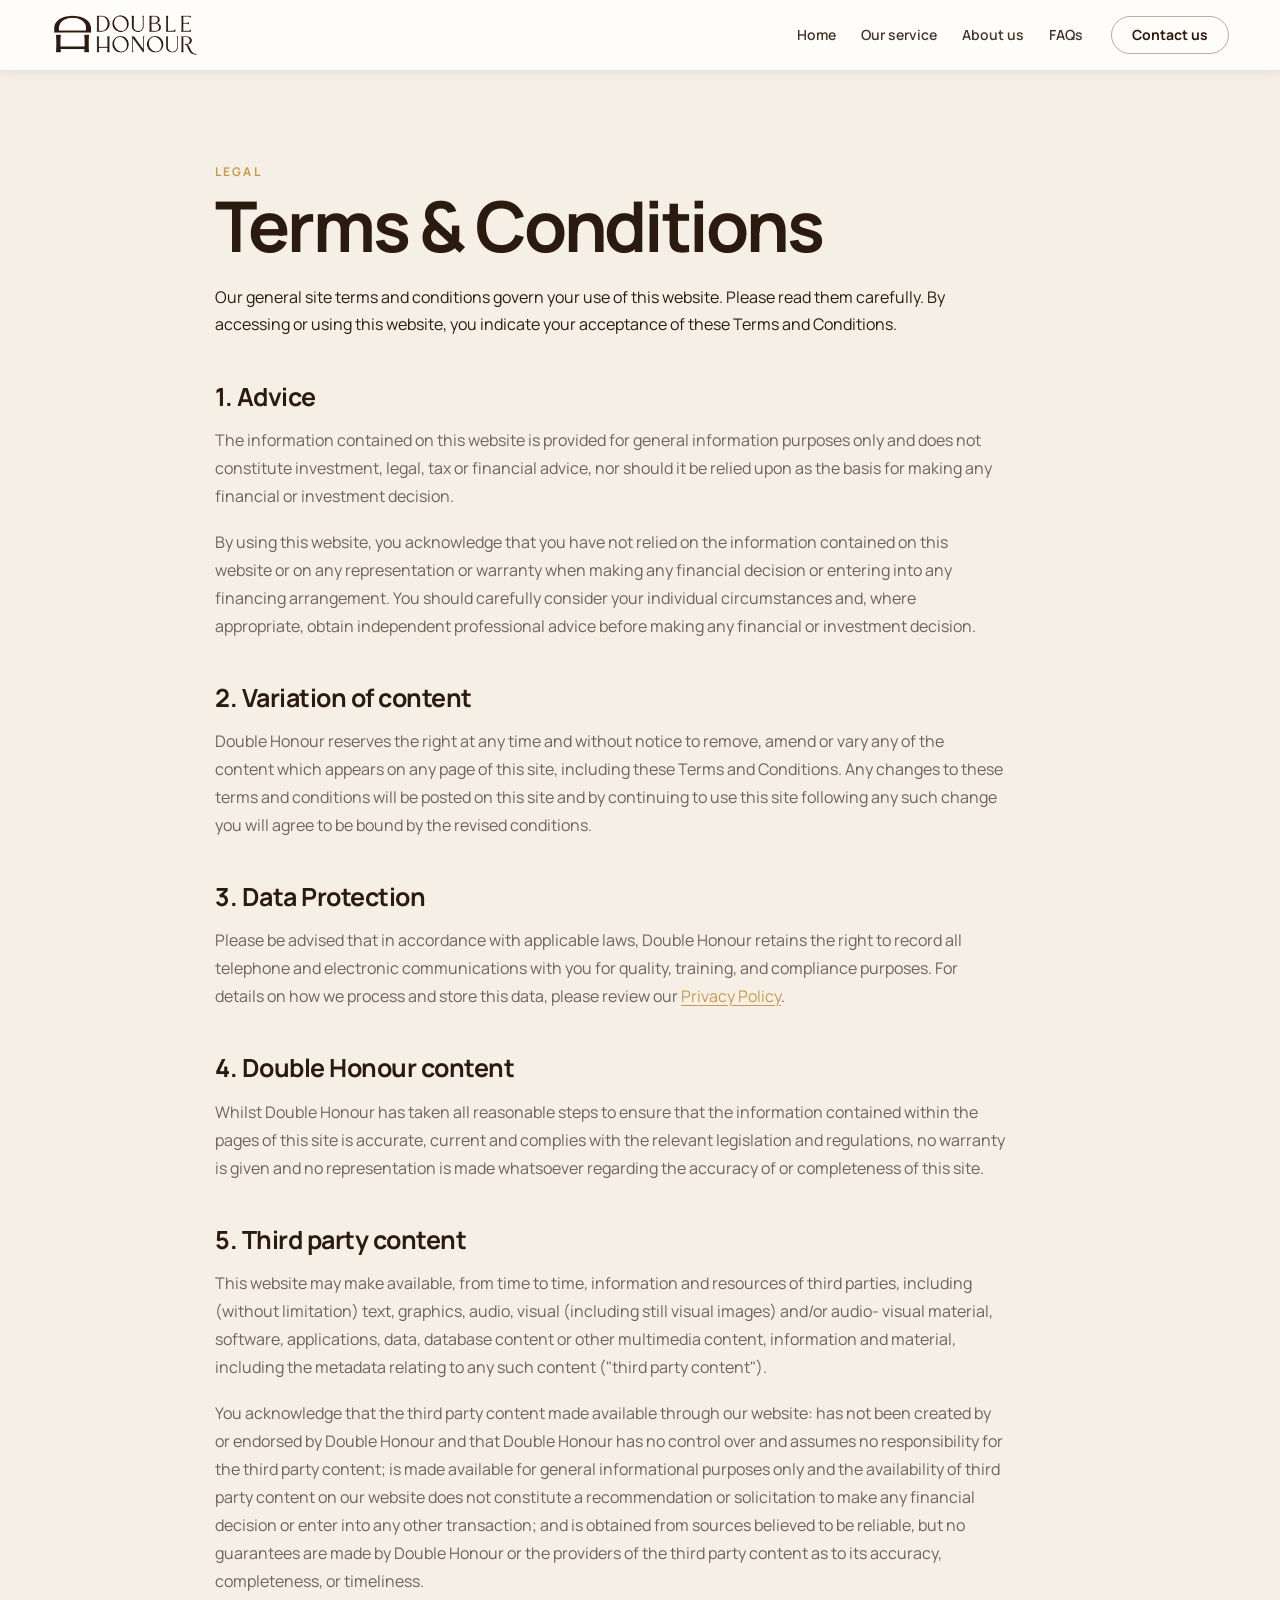
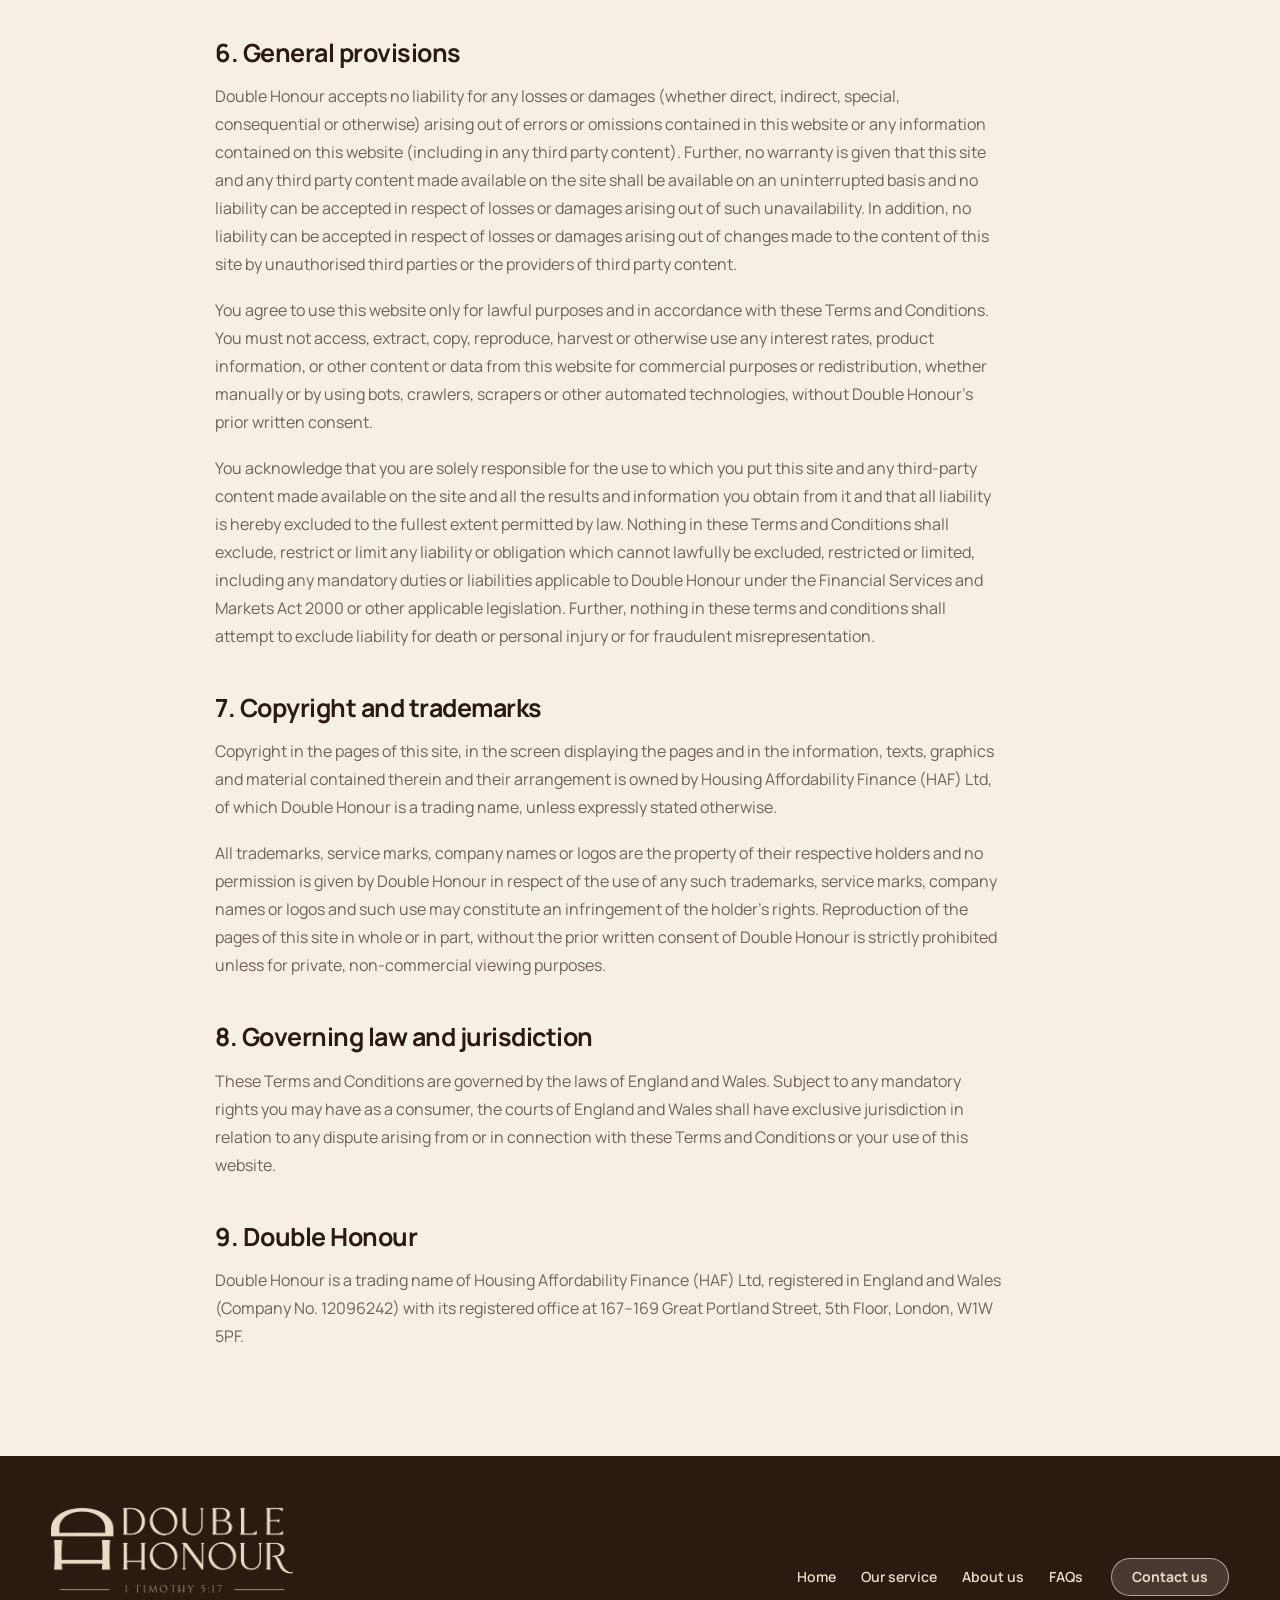
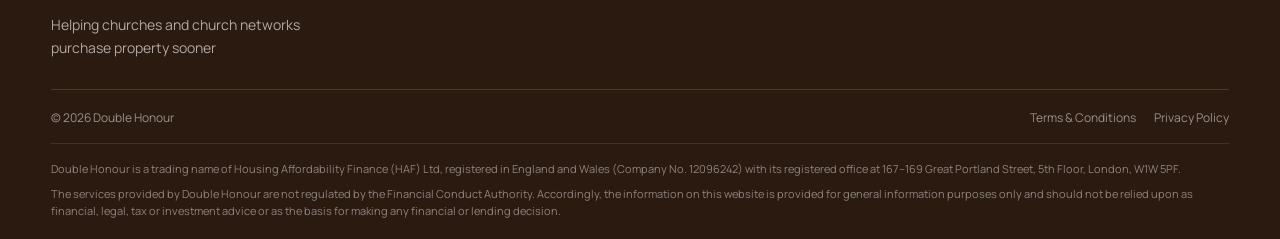
<file: terms-and-conditions.html>
<!DOCTYPE html>

<html lang="en">
<head>
<meta charset="utf-8"/>
<meta content="width=device-width, initial-scale=1" name="viewport"/>
<meta content="Terms and Conditions governing use of the Double Honour website." name="description"/>
<title>Double Honour</title>
<link rel="icon" type="image/png" sizes="512x512" href="assets/favicon.png"/>
<link rel="shortcut icon" href="favicon.ico"/>
<link rel="apple-touch-icon" sizes="180x180" href="assets/apple-touch-icon.png"/>
<link href="https://fonts.googleapis.com" rel="preconnect"/>
<link crossorigin="" href="https://fonts.gstatic.com" rel="preconnect"/>
<link href="https://fonts.googleapis.com/css2?family=Manrope:wght@400;500;600;700&amp;display=swap" rel="stylesheet"/>
<link href="styles.css" rel="stylesheet"/>
</head>
<body>
<a class="skip-link" href="#main">Skip to content</a>
<header class="site-header on-light">
<div class="shell header-inner">
<a aria-label="Double Honour home" class="brand" href="index.html"><img alt="Double Honour" class="brand-mark" src="assets/double-honour-dark.png"/></a>
<nav aria-label="Primary navigation" class="desktop-nav">
<a href="index.html">Home</a>
<a href="our-service.html">Our service</a>
<a href="about.html">About us</a>
<a href="faq.html">FAQs</a>
</nav>
<a class="button button-small desktop-contact" href="contact.html">Contact us</a>
<button aria-controls="mobile-menu" aria-expanded="false" aria-label="Open navigation" class="menu-button" type="button"><span></span><span></span><span></span></button>
</div>
<div class="mobile-menu" hidden="" id="mobile-menu">
<nav aria-label="Mobile navigation">
<a href="index.html">Home</a>
<a href="our-service.html">Our service</a>
<a href="about.html">About us</a>
<a href="faq.html">FAQs</a>
<a href="contact.html">Contact us</a>
</nav>
</div>
</header>
<main id="main">
<section class="legal-page">
<div class="shell legal-page-inner">
<p class="eyebrow">Legal</p>
<h1>Terms &amp; Conditions</h1>
<div class="legal-content"><p class="legal-lead">Our general site terms and conditions govern your use of this website. Please read them carefully. By accessing or using this website, you indicate your acceptance of these Terms and Conditions.</p><h2>1. Advice</h2><p>The information contained on this website is provided for general information purposes only and does not constitute investment, legal, tax or financial advice, nor should it be relied upon as the basis for making any financial or investment decision.</p><p>By using this website, you acknowledge that you have not relied on the information contained on this website or on any representation or warranty when making any financial decision or entering into any financing arrangement. You should carefully consider your individual circumstances and, where appropriate, obtain independent professional advice before making any financial or investment decision.</p><h2>2. Variation of content</h2><p>Double Honour reserves the right at any time and without notice to remove, amend or vary any of the content which appears on any page of this site, including these Terms and Conditions. Any changes to these terms and conditions will be posted on this site and by continuing to use this site following any such change you will agree to be bound by the revised conditions.</p><h2>3. Data Protection</h2><p>Please be advised that in accordance with applicable laws, Double Honour retains the right to record all telephone and electronic communications with you for quality, training, and compliance purposes. For details on how we process and store this data, please review our <a href="privacy-policy.html">Privacy Policy</a>.</p><h2>4. Double Honour content</h2><p>Whilst Double Honour has taken all reasonable steps to ensure that the information contained within the pages of this site is accurate, current and complies with the relevant legislation and regulations, no warranty is given and no representation is made whatsoever regarding the accuracy of or completeness of this site.</p><h2>5. Third party content</h2><p>This website may make available, from time to time, information and resources of third parties, including (without limitation) text, graphics, audio, visual (including still visual images) and/or audio- visual material, software, applications, data, database content or other multimedia content, information and material, including the metadata relating to any such content ("third party content").</p><p>You acknowledge that the third party content made available through our website: has not been created by or endorsed by Double Honour and that Double Honour has no control over and assumes no responsibility for the third party content; is made available for general informational purposes only and the availability of third party content on our website does not constitute a recommendation or solicitation to make any financial decision or enter into any other transaction; and is obtained from sources believed to be reliable, but no guarantees are made by Double Honour or the providers of the third party content as to its accuracy, completeness, or timeliness.</p><h2>6. General provisions</h2><p>Double Honour accepts no liability for any losses or damages (whether direct, indirect, special, consequential or otherwise) arising out of errors or omissions contained in this website or any information contained on this website (including in any third party content). Further, no warranty is given that this site and any third party content made available on the site shall be available on an uninterrupted basis and no liability can be accepted in respect of losses or damages arising out of such unavailability. In addition, no liability can be accepted in respect of losses or damages arising out of changes made to the content of this site by unauthorised third parties or the providers of third party content.</p><p>You agree to use this website only for lawful purposes and in accordance with these Terms and Conditions. You must not access, extract, copy, reproduce, harvest or otherwise use any interest rates, product information, or other content or data from this website for commercial purposes or redistribution, whether manually or by using bots, crawlers, scrapers or other automated technologies, without Double Honour's prior written consent.</p><p>You acknowledge that you are solely responsible for the use to which you put this site and any third-party content made available on the site and all the results and information you obtain from it and that all liability is hereby excluded to the fullest extent permitted by law. Nothing in these Terms and Conditions shall exclude, restrict or limit any liability or obligation which cannot lawfully be excluded, restricted or limited, including any mandatory duties or liabilities applicable to Double Honour under the Financial Services and Markets Act 2000 or other applicable legislation. Further, nothing in these terms and conditions shall attempt to exclude liability for death or personal injury or for fraudulent misrepresentation.</p><h2>7. Copyright and trademarks</h2><p>Copyright in the pages of this site, in the screen displaying the pages and in the information, texts, graphics and material contained therein and their arrangement is owned by Housing Affordability Finance (HAF) Ltd, of which Double Honour is a trading name, unless expressly stated otherwise.</p><p>All trademarks, service marks, company names or logos are the property of their respective holders and no permission is given by Double Honour in respect of the use of any such trademarks, service marks, company names or logos and such use may constitute an infringement of the holder's rights. Reproduction of the pages of this site in whole or in part, without the prior written consent of Double Honour is strictly prohibited unless for private, non-commercial viewing purposes.</p><h2>8. Governing law and jurisdiction</h2><p>These Terms and Conditions are governed by the laws of England and Wales. Subject to any mandatory rights you may have as a consumer, the courts of England and Wales shall have exclusive jurisdiction in relation to any dispute arising from or in connection with these Terms and Conditions or your use of this website.</p><h2>9. Double Honour</h2><p>Double Honour is a trading name of Housing Affordability Finance (HAF) Ltd, registered in England and Wales (Company No. 12096242) with its registered office at 167–169 Great Portland Street, 5th Floor, London, W1W 5PF.</p></div>
</div>
</section>
</main>
<footer class="site-footer">
<div class="shell footer-top">
<div class="footer-brand">
<img alt="Double Honour" class="footer-brand-mark" src="assets/double-honour-light-message.png"/>
<p>Helping churches and church networks<span class="mobile-word-space" aria-hidden="true"> </span><br class="desktop-br"/>purchase property sooner</p>
</div>
<div class="footer-links">
<a href="index.html">Home</a>
<a href="our-service.html">Our service</a>
<a href="about.html">About us</a>
<a href="faq.html">FAQs</a>
<a class="button button-small footer-contact-button" href="contact.html">Contact us</a>
</div>
</div>
<div class="shell footer-bottom">
<span>© <span data-year=""></span> Double Honour</span>
<div class="footer-legal">
<a href="terms-and-conditions.html">Terms &amp; Conditions</a>
<a href="privacy-policy.html">Privacy Policy</a>
</div>
</div>
<div aria-label="Company and regulatory information" class="shell footer-notices">
<p>Double Honour is a trading name of Housing Affordability Finance (HAF) Ltd, registered in England and Wales (Company No. 12096242) with its registered office at 167–169 Great Portland Street, 5th Floor, London, W1W 5PF.</p>
<p>The services provided by Double Honour are not regulated by the Financial Conduct Authority. Accordingly, the information on this website is provided for general information purposes only and should not be relied upon as financial, legal, tax or investment advice or as the basis for making any financial or lending decision.</p>
</div>
</footer>
<script src="script.js"></script>
</body>
</html>
</file>
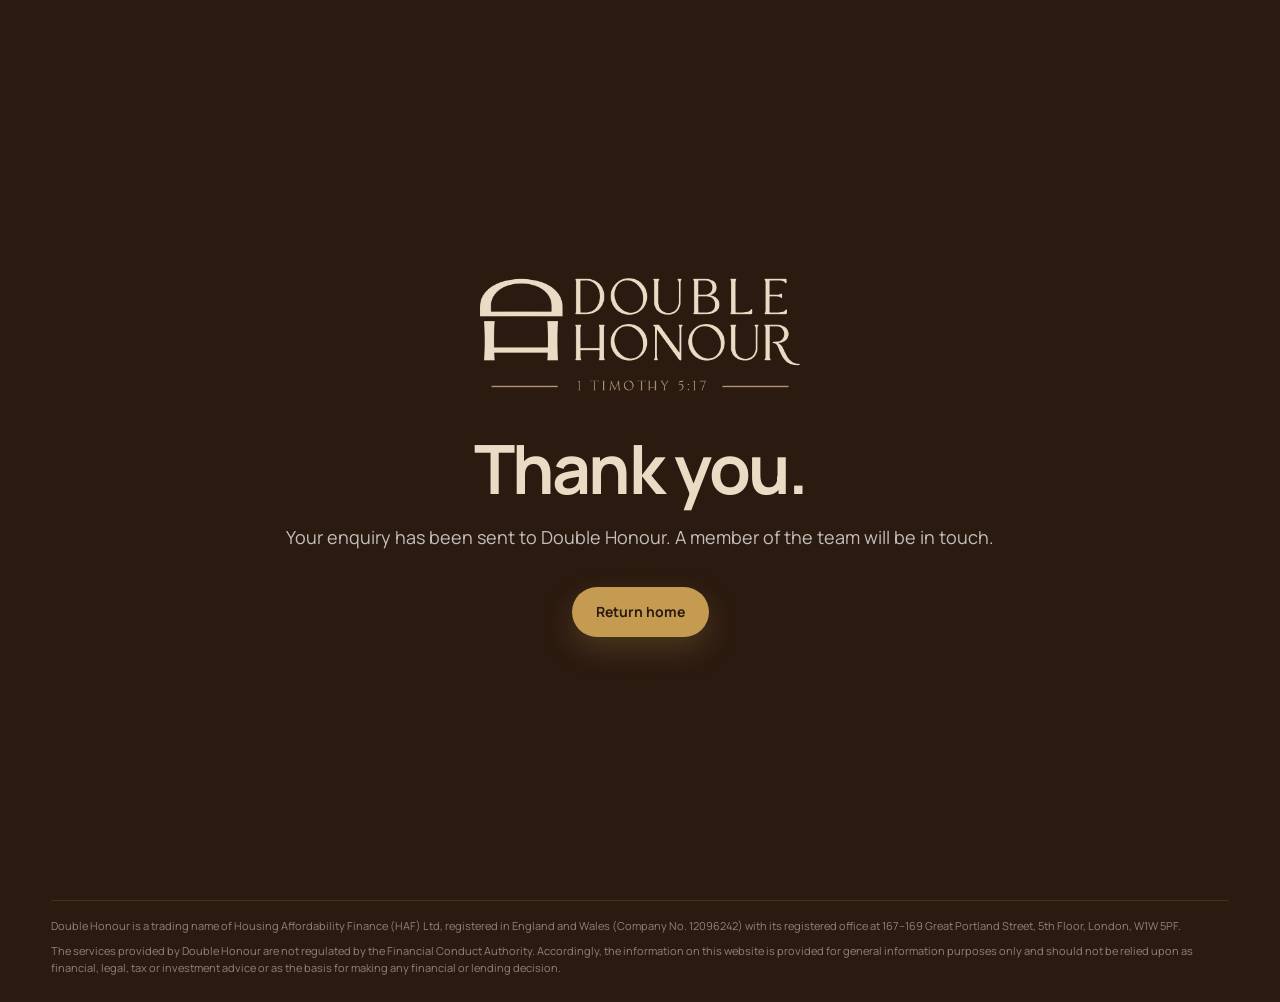
<file: thanks.html>
<!doctype html>
<html lang="en">
<head>
  <meta charset="utf-8">
  <meta name="viewport" content="width=device-width, initial-scale=1">
  <title>Double Honour</title>
<link rel="icon" type="image/png" sizes="512x512" href="assets/favicon.png"/>
<link rel="shortcut icon" href="favicon.ico"/>
<link rel="apple-touch-icon" sizes="180x180" href="assets/apple-touch-icon.png"/>
  <link rel="preconnect" href="https://fonts.googleapis.com">
  <link rel="preconnect" href="https://fonts.gstatic.com" crossorigin>
  <link href="https://fonts.googleapis.com/css2?family=Manrope:wght@400;500;600;700&display=swap" rel="stylesheet">
  <link rel="stylesheet" href="styles.css">
</head>
<body>
  <main class="thanks">
    <div class="thanks-card">
      <img class="brand-mark" src="assets/double-honour-light-message.png" alt="Double Honour">
      <h1>Thank you.</h1>
      <p>Your enquiry has been sent to Double Honour. A member of the team will be in touch.</p>
      <a class="button" href="index.html">Return home</a>
    </div>
  </main>
  <footer class="thanks-legal-footer">
    <div class="shell footer-notices">
      <p>Double Honour is a trading name of Housing Affordability Finance (HAF) Ltd, registered in England and Wales (Company No. 12096242) with its registered office at 167–169 Great Portland Street, 5th Floor, London, W1W 5PF.</p>
      <p>The services provided by Double Honour are not regulated by the Financial Conduct Authority. Accordingly, the information on this website is provided for general information purposes only and should not be relied upon as financial, legal, tax or investment advice or as the basis for making any financial or lending decision.</p>
    </div>
  </footer>
</body>
</html>
</file>
<file: styles.css>
:root {
  --gold: #C59B52;
  --brown: #2B1A10;
  --cream: #EADBC4;
  --paper: #F6EFE5;
  --white: #FFFDF9;
  --ink: #2B1A10;
  --muted: rgba(43, 26, 16, 0.66);
  --line: rgba(43, 26, 16, 0.16);
  --max: 1220px;
  --radius: 22px;
  --shadow: 0 22px 60px rgba(43, 26, 16, 0.12);
}

* { box-sizing: border-box; }
html { scroll-behavior: smooth; }
body {
  margin: 0;
  color: var(--ink);
  background: var(--white);
  font-family: "Manrope", Arial, sans-serif;
  font-size: 16px;
  line-height: 1.6;
}
img { display: block; max-width: 100%; }
a { color: inherit; text-decoration: none; }
button, a { -webkit-tap-highlight-color: transparent; }
button, input, select, textarea { font: inherit; }
.shell { width: min(calc(100% - 48px), var(--max)); margin-inline: auto; }
.skip-link { position: fixed; left: 16px; top: -60px; z-index: 1000; padding: 10px 14px; background: var(--brown); color: white; }
.skip-link:focus { top: 16px; }

.site-header {
  position: absolute;
  inset: 0 0 auto;
  z-index: 20;
  color: var(--cream);
  border-bottom: 1px solid rgba(255,255,255,.28);
}
.header-inner { height: 92px; display: flex; align-items: center; gap: 28px; }
.brand { margin-right: auto; }
.brand-mark, .footer-brand-mark {
  display: block;
  width: 160px;
  height: auto;
  object-fit: contain;
}
.desktop-nav { display: flex; gap: 25px; align-items: center; font-size: 14px; font-weight: 600; }
.desktop-nav a { opacity: .88; }
.desktop-nav a:hover, .desktop-nav a[aria-current="page"] { opacity: 1; }
.menu-button { display: none; width: 44px; height: 44px; padding: 10px; background: transparent; border: 1px solid rgba(255,255,255,.5); border-radius: 50%; }
.menu-button span { display: block; height: 1px; background: var(--cream); margin: 5px 0; }
.mobile-menu { background: var(--white); color: var(--ink); padding: 20px 24px 28px; box-shadow: var(--shadow); }
.mobile-menu nav { display: grid; gap: 15px; }

.site-header.on-light { color: var(--ink); border-bottom-color: var(--line); }
.site-header.on-light .menu-button { border-color: var(--line); }
.site-header.on-light .menu-button span { background: var(--gold); }
.site-header.on-light .button-small { background: var(--gold); color: var(--brown); border-color: var(--gold); }
.site-header.on-light .button-small:hover { background: var(--brown); color: var(--cream); }

.button { display: inline-flex; justify-content: center; align-items: center; min-height: 50px; padding: 0 24px; color: var(--brown); background: var(--gold); border: 0; border-radius: 999px; font-size: 14px; font-weight: 700; box-shadow: 0 12px 30px rgba(197,155,82,.22); transition: transform .2s ease, box-shadow .2s ease, background .2s ease; cursor: pointer; }
.button:hover { transform: translateY(-2px); background: var(--brown); color: var(--cream); box-shadow: 0 16px 36px rgba(43,26,16,.22); }
.button-small { min-height: 42px; padding-inline: 20px; background: rgba(255,255,255,.14); border: 1px solid rgba(255,255,255,.55); box-shadow: none; }
.button-small:hover { background: var(--cream); color: var(--brown); }
.button-light { background: var(--cream); color: var(--brown); box-shadow: none; }
.button-light:hover { background: var(--white); color: var(--brown); }
.button-outline { background: transparent; color: var(--brown); border: 1px solid var(--gold); box-shadow: none; }
.button-outline:hover { color: var(--brown); background: var(--gold); }

.eyebrow { margin: 0 0 10px; font-size: 12px; line-height: 1.2; text-transform: uppercase; letter-spacing: .18em; font-weight: 700; color: var(--gold); }
.eyebrow.light { color: var(--gold); }
.text-link { display: inline-flex; gap: 8px; align-items: center; font-weight: 700; font-size: 14px; border-bottom: 1px solid currentColor; padding-bottom: 3px; }
.text-link.light { color: var(--cream); }

.hero { position: relative; min-height: 680px; display: flex; align-items: flex-end; color: var(--cream); overflow: hidden; }
.hero-image { position: absolute; inset: 0; background: url('assets/hero.jpeg') center 43%/cover no-repeat; transform: scale(1.01); }
.hero-shade { position: absolute; inset: 0; background: rgba(43, 26, 16, .25); }
.hero-content { position: relative; padding-bottom: 82px; }
.hero h1 { max-width: 850px; margin: 8px 0 0; color: #FFFDF9; font-size: clamp(44px, 6vw, 82px); line-height: 1.02; letter-spacing: -.045em; text-shadow: 0 3px 22px rgba(43,26,16,.38); }

.inner-hero { position: relative; min-height: 490px; display: flex; align-items: flex-end; color: var(--cream); overflow: hidden; background: var(--brown); }
.inner-hero-image { position: absolute; inset: 0; background-position: center; background-size: cover; transform: scale(1.01); }
.inner-hero.about .inner-hero-image { background-image: url('assets/about-hero.jpeg'); background-position: center 45%; }
.inner-hero-shade { position: absolute; inset: 0; background: linear-gradient(90deg, rgba(43,26,16,.80), rgba(43,26,16,.30)); }
.inner-hero-content { position: relative; padding: 170px 0 68px; max-width: 880px; }
.inner-hero h1 { margin: 10px 0 18px; font-size: clamp(42px, 5.7vw, 72px); line-height: 1.04; letter-spacing: -.04em; }
.inner-hero-content > p:not(.eyebrow):last-child { max-width: 720px; margin: 0; font-size: clamp(18px, 2vw, 22px); color: rgba(255,255,255,.84); }

.impact-bar { background: var(--brown); color: var(--cream); }
.impact-grid { display: grid; grid-template-columns: .8fr .8fr 1.2fr 2fr; }
.metric, .impact-copy { min-height: 220px; padding: 38px 30px; display: flex; flex-direction: column; justify-content: center; }
.metric { text-align: center; border-right: 1px solid rgba(197,155,82,.28); }
.metric strong { color: var(--gold); font-size: clamp(28px, 3vw, 42px); line-height: 1.1; margin-bottom: 14px; }
.metric span { font-size: 13px; line-height: 1.45; color: rgba(255,255,255,.74); }
.impact-copy { align-items: flex-start; gap: 18px; }
.impact-copy p { margin: 0; font-size: 15px; line-height: 1.55; }

.section { padding-block: 88px; }
.section.paper { background: var(--paper); }
.section.cream { background: var(--cream); }
.section.dark { background: var(--brown); color: var(--cream); }
.section-heading { max-width: 800px; margin-bottom: 36px; }
.section-heading h2, .contact-section h2 { margin: 0; font-size: clamp(36px, 4.6vw, 62px); line-height: 1.08; letter-spacing: -.035em; }
.section-heading p:not(.eyebrow) { color: var(--muted); font-size: 18px; }
.section.dark .section-heading p:not(.eyebrow) { color: rgba(255,255,255,.72); }

.support-grid { display: grid; grid-template-columns: 1fr 1fr; gap: 26px; }
.support-card { overflow: hidden; border: 1px solid var(--line); border-radius: var(--radius); background: var(--white); box-shadow: 0 10px 34px rgba(43,26,16,.06); }
.support-card img { width: 100%; height: 300px; object-fit: cover; }
.support-card-body { padding: 32px 34px 34px; }
.card-kicker { margin: 0 0 10px; color: var(--gold); font-size: 12px; font-weight: 700; text-transform: uppercase; letter-spacing: .14em; }
.support-card h3, .funding-panel h3 { margin: 0 0 14px; font-size: clamp(27px, 3vw, 40px); line-height: 1.16; letter-spacing: -.025em; }
.support-card h3 { min-height: 2.32em; }
.support-card-purpose { margin: 0 0 12px; color: var(--gold) !important; font-size: 12px; font-weight: 700; line-height: 1.35; text-transform: uppercase; letter-spacing: .14em; }
.support-card p { color: var(--muted); }
.support-card-body > p:not(.support-card-purpose) { font-size: 18px; line-height: 1.65; }

.help-section { padding-block: 88px; background: var(--paper); }
.help-heading { margin-bottom: 38px; }
.help-grid { display: grid; grid-template-columns: .95fr 1.05fr; gap: 58px; align-items: stretch; }
.funding-panel { position: static; padding: 42px 46px; background: var(--brown); color: var(--cream); border-radius: var(--radius); box-shadow: var(--shadow); display: flex; flex-direction: column; justify-content: flex-start; gap: 22px; align-self: stretch; }
.funding-panel .card-kicker { color: var(--gold); }
.funding-panel h3 { margin-bottom: 14px; }
.funding-panel p:not(.card-kicker) { margin: 0; color: rgba(255,255,255,.76); font-size: 18px; line-height: 1.7; }
.funding-panel p + p { margin-top: 0; }
.journey-panel { padding-top: 0; }
.journey-intro { max-width: 590px; margin: 0 0 22px; font-size: 20px; font-weight: 600; line-height: 1.45; }
.journey-list { list-style: none; margin: 0; padding: 0; }
.journey-list li { display: grid; grid-template-columns: 54px 1fr; gap: 18px; align-items: center; padding: 21px 0; border-bottom: 1px solid var(--line); }
.journey-list span { font-size: 12px; color: var(--gold); font-weight: 700; letter-spacing: .1em; }
.journey-list p { margin: 0; font-size: 17px; font-weight: 600; }

.about-grid { display: grid; grid-template-columns: .85fr 1.15fr; gap: 70px; align-items: start; }
.about-grid h2 { margin: 0; font-size: clamp(36px, 4.5vw, 58px); line-height: 1.08; letter-spacing: -.035em; }
.about-copy { display: grid; gap: 18px; }
.about-copy p { margin: 0; color: var(--muted); font-size: 18px; }
.mission-card { margin-top: 28px; padding: 40px; background: var(--cream); border-radius: var(--radius); border: 1px solid var(--line); }
.mission-card h3 { margin: 0 0 14px; font-size: 26px; }
.mission-card p { margin: 0; color: var(--ink); }
.capability-grid { display: grid; grid-template-columns: repeat(2, 1fr); gap: 22px; }
.capability-card { padding: 34px; border-radius: var(--radius); border: 1px solid var(--line); background: var(--white); box-shadow: 0 10px 30px rgba(43,26,16,.05); }
.capability-card span { display: block; margin-bottom: 22px; color: var(--gold); font-weight: 700; font-size: 12px; letter-spacing: .12em; }
.capability-card h3 { margin: 0 0 12px; font-size: 24px; line-height: 1.2; }
.capability-card p { margin: 0; color: var(--muted); }

.team-section { padding-block: 88px; background: var(--paper); }
.team-group + .team-group { margin-top: 56px; }
.team-group-heading { display: flex; justify-content: space-between; align-items: end; gap: 24px; margin-bottom: 26px; padding-bottom: 16px; border-bottom: 1px solid var(--line); }
.team-group-heading h3 { margin: 0; font-size: 28px; }
.team-group-heading span { color: var(--muted); font-size: 14px; }
.team-grid { display: grid; grid-template-columns: repeat(3, 1fr); gap: 26px; }
.team-card { overflow: hidden; background: var(--white); border: 1px solid var(--line); border-radius: var(--radius); }
.team-photo { width: 100%; aspect-ratio: 3 / 4; object-fit: cover; object-position: center top; background: #dde5e1; filter: grayscale(100%); }
.team-placeholder { aspect-ratio: 3 / 4; display: grid; place-items: center; background: linear-gradient(135deg, var(--brown), var(--gold)); color: var(--cream); font-size: 64px; font-weight: 600; letter-spacing: -.05em; }
.team-body { padding: 28px; }
.team-body h4 { margin: 0; font-size: 23px; line-height: 1.2; }
.team-role { margin: 5px 0 16px; color: var(--gold); font-size: 13px; font-weight: 700; text-transform: uppercase; letter-spacing: .08em; }
.team-body p:last-child { margin: 0; color: var(--muted); font-size: 15px; }

.partner-logo-grid { display: grid; grid-template-columns: repeat(4, 1fr); gap: 22px; }
.partner-logo-placeholder { min-height: 150px; display: grid; place-items: center; border: 1px solid var(--line); border-radius: var(--radius); background: var(--paper); color: var(--muted); font-size: 16px; font-weight: 700; letter-spacing: .04em; }

.quote-band { padding: 58px 0; background: var(--brown); color: var(--cream); }
.quote-band blockquote { margin: 0; max-width: 950px; font-size: clamp(25px, 3.4vw, 42px); line-height: 1.28; letter-spacing: -.02em; }
.quote-band cite { display: block; margin-top: 25px; color: var(--gold); font-size: 14px; font-style: normal; font-weight: 700; }

#challenge .shell { width: min(calc(100% - 48px), var(--max)); }
.challenge-stats { display: grid; grid-template-columns: repeat(4, minmax(0, 1fr)); gap: 14px; }
.challenge-stat { min-height: 248px; padding: 26px 20px; border-radius: var(--radius); background: var(--white); border: 1px solid var(--line); display: flex; flex-direction: column; justify-content: flex-start; }
.challenge-stat h3 { margin: 0 0 17px; min-height: 2.5em; color: var(--gold); font-size: clamp(19px, 1.42vw, 22px); font-weight: 700; line-height: 1.25; letter-spacing: -.02em; }
.challenge-stat p { margin: 0; color: var(--muted); font-size: clamp(14px, 1.08vw, 16px); font-weight: 400; line-height: 1.42; }
.challenge-stat sup { position: relative; top: -.2em; color: var(--gold); font-size: .55em; font-weight: 700; }
.source-notes-inline { display: flex; flex-wrap: wrap; justify-content: flex-start; gap: 6px 18px; margin-top: 18px; color: var(--muted); font-size: 11px; line-height: 1.35; }
.source-notes-inline span { flex: 0 0 auto; }
.source-notes-inline sup { color: var(--gold); font-weight: 700; }

.funding-gap-layout { display: grid; grid-template-columns: .72fr 1.28fr; gap: 64px; align-items: center; }
.funding-gap-layout h2 { margin: 0 0 18px; font-size: clamp(36px, 4.7vw, 60px); line-height: 1.08; letter-spacing: -.035em; }
.funding-gap-layout > div:first-child > p:not(.eyebrow) { color: var(--muted); font-size: 17px; }
.funding-schematic { padding: 38px; border: 1px solid var(--line); border-radius: var(--radius); background: var(--white); box-shadow: var(--shadow); }
.scheme-row { display: grid; grid-template-columns: 78px 1fr; gap: 16px; align-items: stretch; }
.scheme-row + .scheme-row { margin-top: 18px; }
.scheme-label { display: flex; align-items: center; color: var(--gold); font-size: 11px; font-weight: 700; letter-spacing: .14em; text-transform: uppercase; }
.uses-bar { min-height: 74px; padding: 0 22px; display: flex; align-items: center; justify-content: space-between; gap: 16px; border-radius: 12px; background: var(--cream); color: var(--brown); font-size: 16px; font-weight: 700; }
.uses-bar strong { color: var(--gold); font-size: 12px; letter-spacing: .08em; }
.source-bar { display: grid; grid-template-columns: 31% 39% 30%; min-height: 106px; overflow: hidden; border: 1px solid var(--line); border-radius: 12px; }
.source-segment { padding: 18px; display: flex; justify-content: flex-end; flex-direction: column; font-size: 14px; font-weight: 700; line-height: 1.25; }
.source-savings { background: #F0E5D4; color: var(--brown); }
.source-bank { background: #D7C3A4; color: var(--brown); border-left: 1px solid rgba(43,26,16,.12); }
.source-gap { background: var(--brown); color: var(--cream); border-left: 1px solid rgba(43,26,16,.12); }
.source-detail-grid { display: grid; grid-template-columns: 31% 39% 30%; gap: 0; margin: 16px 0 0 94px; }
.source-detail { padding: 0 16px; color: var(--muted); font-size: 12px; line-height: 1.45; }
.source-detail:first-child { padding-left: 0; }
.source-detail:last-child { padding-right: 0; }
.source-detail + .source-detail { border-left: 1px solid var(--line); }
.source-detail ul { margin: 0; padding-left: 17px; }
.source-detail li + li { margin-top: 8px; }
.benefit-grid { display: grid; grid-template-columns: repeat(3, 1fr); gap: 22px; }
.benefit-card { padding: 34px; background: var(--brown); color: var(--cream); border-radius: var(--radius); }
.benefit-card .number { display: inline-grid; width: 38px; height: 38px; place-items: center; border: 1px solid rgba(197,155,82,.55); border-radius: 50%; color: var(--gold); font-size: 12px; font-weight: 700; }
.benefit-card h3 { margin: 28px 0 12px; font-size: 24px; line-height: 1.25; }
.benefit-card p { margin: 0; color: rgba(255,255,255,.72); }

.faq-hero { padding: 155px 0 62px; background: var(--brown); color: var(--cream); }
.faq-hero h1 { margin: 8px 0 16px; font-size: clamp(44px, 6vw, 72px); line-height: 1.04; letter-spacing: -.04em; }
.faq-hero p:last-child { max-width: 760px; color: rgba(255,255,255,.75); font-size: 19px; }
.faq-layout { display: grid; grid-template-columns: 250px 1fr; gap: 70px; align-items: start; }
.faq-nav { position: sticky; top: 30px; display: grid; gap: 8px; padding: 22px; border: 1px solid var(--line); border-radius: 18px; background: var(--white); }
.faq-nav a { padding: 8px 10px; border-radius: 10px; color: var(--muted); font-size: 14px; }
.faq-nav a:hover { background: var(--paper); color: var(--gold); }
.faq-groups { display: grid; gap: 46px; }
.faq-group h2 { margin: 0 0 18px; font-size: 30px; letter-spacing: -.02em; }
.faq-list { border-top: 1px solid var(--line); }
.faq-list details { border-bottom: 1px solid var(--line); }
.faq-list summary { list-style: none; cursor: pointer; padding: 20px 42px 20px 0; font-weight: 700; position: relative; }
.faq-list summary::-webkit-details-marker { display: none; }
.faq-list summary::after { content: "+"; position: absolute; right: 4px; top: 17px; color: var(--gold); font-size: 24px; font-weight: 400; }
.faq-list details[open] summary::after { content: "–"; }
.faq-answer { padding: 0 35px 22px 0; color: var(--muted); }
.faq-answer p { margin: 0 0 12px; }
.faq-answer p:last-child { margin-bottom: 0; }

.contact-page { padding: 155px 0 82px; background: var(--paper); }
.contact-page-grid { display: grid; grid-template-columns: .8fr 1.2fr; gap: 70px; align-items: start; }
.contact-intro h1 { margin: 8px 0 18px; font-size: clamp(44px, 6vw, 72px); line-height: 1.04; letter-spacing: -.04em; }
.contact-intro > p:not(.eyebrow) { color: var(--muted); font-size: 18px; }
.contact-direct { margin-top: 36px; padding-top: 28px; border-top: 1px solid var(--line); }
.contact-direct span { display: block; color: var(--muted); font-size: 13px; }
.contact-direct a { display: inline-block; margin-top: 5px; color: var(--gold); font-weight: 700; }
.contact-form { padding: 42px; background: var(--white); border: 1px solid var(--line); border-radius: var(--radius); box-shadow: var(--shadow); }
.form-row { display: grid; grid-template-columns: 1fr 1fr; gap: 18px; }
.form-field { display: grid; gap: 7px; margin-bottom: 18px; }
.form-field label { font-size: 13px; font-weight: 700; }
.form-field input, .form-field select, .form-field textarea { width: 100%; border: 1px solid rgba(43,26,16,.22); border-radius: 12px; background: #FFF9F0; padding: 13px 14px; color: var(--ink); outline: none; }
.form-field textarea { min-height: 145px; resize: vertical; }
.form-field input:focus, .form-field select:focus, .form-field textarea:focus { border-color: var(--gold); box-shadow: 0 0 0 3px rgba(197,155,82,.14); }
.form-consent { display: grid; grid-template-columns: 18px 1fr; gap: 10px; align-items: start; margin: 4px 0 22px; color: var(--muted); font-size: 12px; }
.form-consent input { margin-top: 3px; }
.form-note { margin: 14px 0 0; color: var(--muted); font-size: 12px; }
.honeypot { position: absolute; left: -9999px; }

.contact-section { padding-block: 78px; background: var(--cream); }
.contact-grid { display: grid; grid-template-columns: 1fr auto; align-items: center; gap: 60px; }
.contact-grid > div:first-child { max-width: 760px; }
.contact-grid p:not(.eyebrow) { max-width: 600px; margin: 18px 0 0; color: var(--muted); font-size: 18px; }
.contact-actions { display: grid; gap: 12px; min-width: 210px; }

.thanks { min-height: 100vh; display: grid; place-items: center; padding: 40px; background: var(--brown); color: var(--cream); text-align: center; }
.thanks-card { max-width: 720px; }
.thanks .brand-mark { width: min(320px, 100%); margin: 0 auto 30px; color: var(--cream); }
.thanks h1 { margin: 0 0 16px; font-size: clamp(42px, 6vw, 68px); letter-spacing: -.04em; line-height: 1.05; }
.thanks p { color: rgba(255,255,255,.72); font-size: 18px; }
.thanks .button { margin-top: 18px; }

.site-footer { background: var(--brown); color: var(--cream); padding: 56px 0 26px; }
.footer-top { display: grid; grid-template-columns: 1fr auto; gap: 60px; padding-bottom: 42px; }
.footer-brand-mark { width: min(320px, 100%); }
.footer-brand p { max-width: 360px; color: rgba(255,255,255,.62); font-size: 14px; }
.footer-links { display: grid; grid-template-columns: repeat(2, auto); gap: 12px 54px; font-size: 14px; }
.footer-bottom { border-top: 1px solid rgba(197,155,82,.24); padding-top: 24px; display: flex; justify-content: space-between; gap: 20px; color: rgba(255,255,255,.52); font-size: 12px; }
.footer-bottom div { display: flex; gap: 22px; }
.footer-legal { display: flex; flex-wrap: wrap; gap: 18px !important; }
.footer-legal a:hover { color: white; }

@media (max-width: 1080px) {
  .desktop-nav { gap: 18px; }
}
@media (max-width: 980px) {
  .desktop-nav, .desktop-contact { display: none; }
  .menu-button { display: block; }
  .hero { min-height: 620px; }
  .impact-grid { grid-template-columns: repeat(3, 1fr); }
  .impact-copy { grid-column: 1 / -1; min-height: 170px; border-top: 1px solid rgba(197,155,82,.28); }
  .help-grid, .about-grid, .funding-gap-layout, .contact-page-grid { grid-template-columns: 1fr; gap: 48px; }
  .funding-panel, .faq-nav { position: static; }
  .team-grid { grid-template-columns: repeat(2, 1fr); }
  .partner-logo-grid { grid-template-columns: repeat(2, 1fr); }
  .challenge-stats { grid-template-columns: repeat(2, 1fr); }
  .source-notes-inline { flex-wrap: wrap; }
  .faq-layout { grid-template-columns: 1fr; gap: 35px; }
  .faq-nav { grid-template-columns: repeat(3, 1fr); }
  .benefit-grid { grid-template-columns: 1fr; }
}

@media (max-width: 720px) {
  .shell { width: min(calc(100% - 32px), var(--max)); }
  .header-inner { height: 76px; }
  .brand-mark { width: 138px; }
  .hero { min-height: 610px; }
  .hero-image { background-position: 63% center; }
  .hero-shade { background: rgba(43,26,16,.72); }
  .hero-content { padding-bottom: 54px; }
  .hero h1 { font-size: clamp(40px, 13vw, 58px); }
  .inner-hero { min-height: 460px; }
  .inner-hero-content { padding: 135px 0 50px; }
  .inner-hero-shade { background: rgba(43,26,16,.72); }
  .impact-grid { grid-template-columns: 1fr; }
  .metric { min-height: auto; padding: 28px 20px; border-right: 0; border-bottom: 1px solid rgba(197,155,82,.28); }
  .impact-copy { grid-column: auto; }
  .section, .help-section, .team-section { padding-block: 64px; }
  .support-grid, .capability-grid, .team-grid, .partner-logo-grid, .challenge-stats, .form-row { grid-template-columns: 1fr; }
  .support-card img { height: 230px; }
  .support-card h3 { min-height: 0; }
  .support-card-body, .funding-panel, .contact-form, .funding-schematic { padding: 28px; }
  .source-notes-inline { flex-direction: column; gap: 7px; }
  .scheme-row { grid-template-columns: 1fr; gap: 8px; }
  .scheme-label { min-height: 20px; }
  .source-detail-grid { margin-left: 0; grid-template-columns: 1fr; gap: 16px; }
  .source-detail { padding: 0; }
  .source-detail + .source-detail { padding-top: 16px; border-left: 0; border-top: 1px solid var(--line); }
  .faq-nav { grid-template-columns: 1fr 1fr; }
  .contact-grid { grid-template-columns: 1fr; gap: 32px; }
  .contact-actions { min-width: 0; }
  .footer-top { grid-template-columns: 1fr; }
  .footer-links { grid-template-columns: 1fr 1fr; }
  .footer-bottom { flex-direction: column; }
  .team-group-heading { align-items: start; flex-direction: column; }
}

@media (prefers-reduced-motion: reduce) {
  html { scroll-behavior: auto; }
  *, *::before, *::after { transition-duration: .01ms !important; }
}

/* v03 sitemap-specific additions */
.inner-hero.help .inner-hero-image { background-image: url('assets/how-help-hero.jpeg'); background-position: center 52%; }
.values-grid { display: grid; grid-template-columns: repeat(3, 1fr); gap: 22px; }
.value-card { padding: 34px; border-radius: var(--radius); background: var(--white); border: 1px solid var(--line); box-shadow: 0 10px 30px rgba(43,26,16,.05); }
.value-card span { display: block; margin-bottom: 22px; color: var(--gold); font-size: 12px; font-weight: 700; letter-spacing: .12em; }
.value-card h3 { margin: 0 0 12px; font-size: 24px; line-height: 1.2; }
.value-card p { margin: 0; color: var(--muted); }
.partners-panel { display: grid; grid-template-columns: .65fr 1.35fr; gap: 70px; align-items: center; padding: 44px; border: 1px solid var(--line); border-radius: var(--radius); background: var(--cream); }
.partners-panel h2 { margin: 0; font-size: clamp(34px, 4vw, 52px); line-height: 1.08; letter-spacing: -.035em; }
.partners-panel p { margin: 0; color: var(--muted); font-size: 18px; }
.footer-contact { margin-top: 12px; display: inline-block; color: var(--gold); font-size: 14px; font-weight: 700; }

@media (max-width: 980px) {
  .values-grid { grid-template-columns: 1fr; }
  .partners-panel { grid-template-columns: 1fr; gap: 22px; }
}


/* Legal policy placeholders */
.legal-page { min-height: 62vh; padding: 165px 0 88px; background: var(--paper); }
.legal-page-inner { max-width: 850px; }
.legal-page h1 { margin: 8px 0 22px; font-size: clamp(42px, 5.7vw, 70px); line-height: 1.04; letter-spacing: -.04em; }
.legal-page p:not(.eyebrow) { max-width: 760px; color: var(--muted); font-size: 18px; }
@media (max-width: 720px) { .legal-page { padding: 130px 0 64px; } }

/* Legal content */
.legal-content { max-width: 790px; }
.legal-content .legal-lead { font-size: 18px; line-height: 1.7; color: var(--ink) !important; margin: 0 0 34px; }
.legal-content .legal-updated { font-size: 14px !important; font-weight: 700; color: var(--gold) !important; margin: -8px 0 20px; }
.legal-content h2 { margin: 42px 0 14px; font-size: 25px; line-height: 1.25; letter-spacing: -.02em; color: var(--ink); }
.legal-content h3 { margin: 28px 0 10px; font-size: 18px; line-height: 1.35; color: var(--ink); }
.legal-content p { max-width: none !important; margin: 0 0 18px; font-size: 16px !important; line-height: 1.75; color: var(--muted) !important; }
.legal-content ul { margin: 0 0 20px; padding-left: 24px; color: var(--muted); }
.legal-content li { margin: 8px 0; padding-left: 3px; }
.legal-content a { color: var(--gold); text-decoration: underline; text-underline-offset: 3px; }
.legal-table-wrap { width: 100%; overflow-x: auto; margin: 14px 0 30px; border: 1px solid var(--line); border-radius: 14px; background: var(--white); }
.legal-table { width: 100%; border-collapse: collapse; min-width: 600px; font-size: 14px; }
.legal-table th, .legal-table td { padding: 15px 17px; text-align: left; vertical-align: top; border-bottom: 1px solid var(--line); }
.legal-table th { color: var(--brown); background: rgba(197,155,82,.10); font-size: 12px; text-transform: uppercase; letter-spacing: .07em; }
.legal-table tbody tr:last-child td { border-bottom: 0; }
@media (max-width: 720px) {
  .legal-content h2 { margin-top: 34px; font-size: 22px; }
  .legal-content .legal-lead { font-size: 17px; }
}

/* v16 — Our service page */
.service-hero .inner-hero-content { max-width: 980px; }
.service-hero h1 { max-width: 940px; font-size: clamp(40px, 5.2vw, 68px); }
.service-hero .inner-hero-content > p:last-child { max-width: 780px; }

.service-section-heading { max-width: 920px; }
.service-section-heading h2 { max-width: 860px; }
.compact-heading { margin-bottom: 28px; }

.service-pressure-grid { display: grid; grid-template-columns: repeat(2, minmax(0, 1fr)); gap: 24px; }
.service-pressure-card {
  position: relative;
  min-height: 300px;
  padding: 36px 38px 34px;
  border-radius: var(--radius);
  border: 1px solid var(--line);
  background: var(--white);
  box-shadow: 0 14px 38px rgba(43,26,16,.06);
  overflow: hidden;
}
.service-pressure-card::after {
  content: "";
  position: absolute;
  inset: auto -70px -85px auto;
  width: 190px;
  height: 190px;
  border-radius: 50%;
  background: rgba(197,155,82,.08);
}
.service-card-number {
  display: inline-flex;
  margin-bottom: 22px;
  color: var(--gold);
  font-size: 11px;
  font-weight: 700;
  letter-spacing: .14em;
}
.service-pressure-card h3 { margin: 0 0 18px; color: var(--gold); font-size: 27px; line-height: 1.2; }
.service-pressure-card ul,
.service-challenge-card ul,
.service-support-card ul { margin: 0; padding-left: 21px; }
.service-pressure-card li,
.service-support-card li { color: var(--muted); font-size: 16px; line-height: 1.6; }
.service-pressure-card li + li,
.service-support-card li + li { margin-top: 12px; }

.service-challenge-section { background: var(--white); }
.service-challenge-grid { display: grid; grid-template-columns: repeat(2, minmax(0, 1fr)); gap: 24px; }
.service-challenge-card {
  position: relative;
  min-height: 430px;
  overflow: hidden;
  border-radius: var(--radius);
  box-shadow: var(--shadow);
  isolation: isolate;
}
.service-challenge-card img { position: absolute; inset: 0; width: 100%; height: 100%; object-fit: cover; }
.service-challenge-card.individual img { object-position: center 46%; }
.service-challenge-card.network img { object-position: center 48%; filter: saturate(.88) contrast(1.03); }
.service-challenge-shade {
  position: absolute;
  inset: 0;
  background: linear-gradient(180deg, rgba(43,26,16,.12) 5%, rgba(43,26,16,.86) 88%);
  z-index: 1;
}
.service-challenge-content {
  position: absolute;
  inset: auto 0 0;
  z-index: 2;
  padding: 34px 36px 36px;
  color: var(--cream);
}
.service-challenge-content h2 { margin: 0 0 14px; color: #fffdf9; font-size: clamp(28px, 3vw, 40px); line-height: 1.12; letter-spacing: -.025em; }
.service-challenge-content ul { max-width: 540px; }
.service-challenge-content li { color: rgba(255,255,255,.88); font-size: 16px; line-height: 1.55; }
.service-challenge-content li + li { margin-top: 9px; }

.service-funding-layout { align-items: start; }
.service-funding-layout h2 { max-width: 520px; }
.service-funding-layout .funding-schematic { margin-top: 2px; }

.legal-complexity-panel {
  display: grid;
  grid-template-columns: 180px 1fr;
  gap: 34px;
  align-items: stretch;
  margin-top: 34px;
  padding: 30px 34px;
  border: 1px solid var(--line);
  border-radius: var(--radius);
  background: var(--white);
  box-shadow: 0 12px 32px rgba(43,26,16,.05);
}
.legal-complexity-label {
  display: flex;
  align-items: center;
  padding-right: 30px;
  border-right: 1px solid var(--line);
  color: var(--gold);
  font-size: 11px;
  font-weight: 700;
  letter-spacing: .14em;
  text-transform: uppercase;
}
.legal-complexity-copy h3 { margin: 0 0 14px; font-size: 28px; line-height: 1.2; }
.legal-complexity-points { display: grid; grid-template-columns: repeat(2, minmax(0,1fr)); gap: 24px; }
.legal-complexity-points p {
  position: relative;
  margin: 0;
  padding-left: 18px;
  color: var(--muted);
  font-size: 15px;
  line-height: 1.6;
}
.legal-complexity-points p::before {
  content: "";
  position: absolute;
  left: 0;
  top: .72em;
  width: 6px;
  height: 6px;
  border-radius: 50%;
  background: var(--gold);
}

.service-solution-section { padding-block: 90px; background: var(--brown); color: var(--cream); }
.service-solution-heading { max-width: 1060px; margin-bottom: 38px; }
.service-solution-heading h2 {
  max-width: 1010px;
  margin: 0;
  color: var(--cream);
  font-size: clamp(30px, 3.55vw, 46px);
  line-height: 1.2;
  letter-spacing: -.028em;
  font-weight: 600;
}
.service-support-grid { display: grid; grid-template-columns: 1.2fr .8fr; gap: 24px; align-items: stretch; }
.service-support-card {
  padding: 34px 36px 36px;
  border-radius: var(--radius);
  background: var(--white);
  color: var(--ink);
  box-shadow: 0 16px 42px rgba(0,0,0,.12);
}
.service-support-card.network-support { background: var(--cream); }
.service-support-card .card-kicker {
  margin-bottom: 18px;
  color: var(--gold);
  font-size: 13px;
}
.service-support-card li { color: rgba(43,26,16,.76); }
.service-commitment {
  display: grid;
  grid-template-columns: 150px 1fr;
  gap: 28px;
  align-items: center;
  margin-top: 24px;
  padding: 24px 28px;
  border: 1px solid rgba(197,155,82,.35);
  border-radius: 18px;
  background: rgba(255,255,255,.06);
}
.service-commitment span {
  color: var(--gold);
  font-size: 11px;
  font-weight: 700;
  letter-spacing: .14em;
  text-transform: uppercase;
}
.service-commitment p { margin: 0; color: rgba(255,255,255,.78); font-size: 16px; line-height: 1.6; }

@media (max-width: 980px) {
  .service-pressure-grid,
  .service-challenge-grid,
  .service-support-grid { grid-template-columns: 1fr; }
  .service-challenge-card { min-height: 390px; }
  .legal-complexity-panel { grid-template-columns: 1fr; gap: 18px; }
  .legal-complexity-label { padding-right: 0; padding-bottom: 12px; border-right: 0; border-bottom: 1px solid var(--line); }
  .service-commitment { grid-template-columns: 1fr; gap: 10px; }
}

@media (max-width: 720px) {
  .service-pressure-card { min-height: auto; padding: 28px; }
  .service-challenge-card { min-height: 420px; }
  .service-challenge-content { padding: 26px; }
  .service-challenge-content li { font-size: 15px; }
  .legal-complexity-panel { padding: 26px; }
  .legal-complexity-points { grid-template-columns: 1fr; gap: 14px; }
  .service-solution-section { padding-block: 64px; }
  .service-support-card { padding: 28px; }
  .service-commitment { padding: 22px; }
}


/* v17 — refinements based on 11 Sep feedback; source base: v16 */

/* Home hero: keep the desktop tagline on one line while retaining mobile wrapping. */
@media (min-width: 981px) {
  .hero-content { width: min(calc(100% - 48px), 1540px); }
  .hero h1 {
    max-width: none;
    white-space: nowrap;
    font-size: clamp(44px, 4.3vw, 78px);
  }
}

/* Home Our service: five equal rows, with the whole right side matching the funding card height. */
.journey-panel {
  display: flex;
  flex-direction: column;
  min-height: 100%;
}
.journey-list {
  display: grid;
  grid-template-rows: repeat(5, minmax(0, 1fr));
  flex: 1 1 auto;
}
.journey-list li {
  min-height: 0;
  padding: 14px 0;
}

/* Page hero titles use the same cleaner white as the Home hero. */
.inner-hero h1,
.faq-hero h1 {
  color: #FFFDF9;
}

/* 01 — Status quo: remove numbering / corner circles and connect the two pressures with a subtle ampersand. */
.service-pressure-grid {
  position: relative;
  isolation: isolate;
}
.service-pressure-grid::before {
  content: "&";
  position: absolute;
  left: 50%;
  top: 51%;
  z-index: 2;
  transform: translate(-50%, -50%);
  font-size: clamp(150px, 15vw, 232px);
  font-weight: 600;
  line-height: .8;
  letter-spacing: -.08em;
  pointer-events: none;
  background: linear-gradient(
    90deg,
    rgba(43,26,16,.075) 0%,
    rgba(43,26,16,.075) 43%,
    rgba(197,155,82,.34) 47%,
    rgba(197,155,82,.34) 53%,
    rgba(43,26,16,.075) 57%,
    rgba(43,26,16,.075) 100%
  );
  -webkit-background-clip: text;
  background-clip: text;
  color: transparent;
}
.service-pressure-card::after { display: none; }
.service-pressure-card > * { position: relative; z-index: 3; }
.service-pressure-card h3 { margin-top: 2px; }
.service-card-number { display: none; }

/* 02 — Challenge: mirror the Home client-card language; high-resolution imagery above copy. */
.service-challenge-grid { align-items: stretch; }
.service-challenge-card {
  min-height: 0;
  display: flex;
  flex-direction: column;
  overflow: hidden;
  border: 1px solid var(--line);
  border-radius: var(--radius);
  background: var(--white);
  box-shadow: 0 10px 34px rgba(43,26,16,.06);
  isolation: auto;
}
.service-challenge-media {
  position: relative;
  height: 286px;
  overflow: hidden;
  background: var(--paper);
}
.service-challenge-media img {
  position: static;
  width: 100%;
  height: 100%;
  object-fit: cover;
  filter: none;
}
.service-challenge-card.individual .service-challenge-media img { object-position: center 52%; }
.service-challenge-card.network .service-challenge-media img { object-position: center 46%; }
.service-challenge-shade { display: none; }
.service-challenge-content {
  position: static;
  display: flex;
  flex: 1 1 auto;
  flex-direction: column;
  padding: 32px 34px 34px;
  color: var(--ink);
}
.service-challenge-content h2 {
  min-height: 2.24em;
  margin: 0 0 16px;
  color: var(--ink);
  font-size: clamp(27px, 3vw, 40px);
  line-height: 1.12;
  letter-spacing: -.025em;
}
.service-challenge-content ul { max-width: none; }
.service-challenge-content li {
  color: var(--muted);
  font-size: 16px;
  line-height: 1.6;
}
.service-challenge-content li + li { margin-top: 10px; }
.challenge-cracks {
  position: absolute;
  inset: 0;
  width: 100%;
  height: 100%;
  pointer-events: none;
}
.challenge-cracks path {
  fill: none;
  stroke: rgba(73,44,25,.62);
  stroke-width: .38;
  vector-effect: non-scaling-stroke;
  stroke-linecap: round;
  stroke-linejoin: round;
  filter: drop-shadow(0 1px 0 rgba(255,255,255,.22));
}

/* 03 — Funding gap: bottom-align the schematic with the title block and vertically centre its contents. */
.service-funding-layout { align-items: end; }
.service-funding-layout .funding-schematic {
  align-self: end;
  margin-top: 0;
  display: flex;
  flex-direction: column;
  justify-content: center;
}

/* Legal complexity: no secondary label; typography follows the funding schematic above. */
.legal-complexity-panel {
  display: block;
  padding: 30px 34px;
}
.legal-complexity-label { display: none; }
.legal-complexity-copy h3 { color: var(--ink); }
.legal-complexity-points p { color: var(--muted); }

/* 04 — How we can help: use available width, equal cards and consistent client headings. */
.service-solution-heading {
  max-width: none;
  margin-right: 0;
}
.service-solution-heading h2 {
  max-width: 1180px;
}
.service-support-grid { grid-template-columns: repeat(2, minmax(0, 1fr)); }
.service-support-card {
  height: 100%;
}
.service-support-card .client-type-title {
  min-height: 2.32em;
  margin: 0 0 20px;
  color: var(--ink);
  font-size: clamp(27px, 3vw, 40px);
  line-height: 1.16;
  letter-spacing: -.025em;
}

@media (max-width: 980px) {
  .journey-list { display: block; }
  .service-pressure-grid::before { display: none; }
  .service-challenge-content h2,
  .service-support-card .client-type-title { min-height: 0; }
  .service-support-grid { grid-template-columns: 1fr; }
}

@media (max-width: 720px) {
  .hero h1 { white-space: normal; }
  .service-challenge-media { height: 230px; }
  .service-challenge-content { padding: 28px; }
}
/* The service funding title has no body copy below it, so remove the generic trailing margin for true bottom alignment. */
.service-funding-layout h2 { margin-bottom: 0; }


/* v18 — current round of fixes */
/* Home hero headline centred horizontally. */
.hero-content {
  display: flex;
  justify-content: center;
  text-align: center;
}
.hero h1 {
  max-width: 1600px;
  width: 100%;
  text-align: center;
}

/* Remove the oversized ampersand while keeping the cleaner card treatment. */
.service-pressure-grid::before {
  display: none !important;
}

/* New challenge images: slightly tune crop positions for the new assets. */
.service-challenge-card.individual .service-challenge-media img {
  object-position: center 56%;
}
.service-challenge-card.network .service-challenge-media img {
  object-position: center 42%;
}

@media (max-width: 720px) {
  .hero-content {
    justify-content: center;
    text-align: center;
  }
  .hero h1 {
    max-width: 100%;
  }
}


/* v19 — footer navigation and About page refinements */
.footer-top {
  grid-template-columns: minmax(300px, 1fr) auto;
  align-items: center;
  gap: 72px;
}
.footer-links {
  display: flex;
  flex-wrap: nowrap;
  align-items: center;
  justify-content: flex-end;
  gap: 34px;
  padding-top: 0;
  font-size: 14px;
}
.footer-links a {
  white-space: nowrap;
}
.team-bullets {
  margin: 0;
  padding-left: 18px;
  color: var(--muted);
  font-size: 14px;
  line-height: 1.58;
}
.team-bullets li + li {
  margin-top: 10px;
}

@media (max-width: 980px) {
  .footer-top {
    grid-template-columns: 1fr;
    gap: 30px;
  }
  .footer-links {
    justify-content: flex-start;
    padding-top: 0;
    flex-wrap: wrap;
    gap: 16px 28px;
  }
}

@media (max-width: 720px) {
  .footer-links {
    display: flex;
    flex-direction: column;
    align-items: flex-start;
    gap: 12px;
  }
  .team-bullets {
    font-size: 14px;
  }
}


/* v20 — About page refinements */
/* Make the values numbering more legible without competing with the card titles. */
.value-card span {
  font-size: 15px;
}

/* Alternate section backgrounds so Our values and Team read as separate sections. */
.team-section {
  background: var(--cream);
}


/* v21 — About page section alternation and compact horizontal team profiles */
/* About page sequence now alternates: Values (paper) → Team (cream) → Contact (paper). */
.about-contact-section {
  background: var(--paper);
}

/* Team members read as compact horizontal profiles rather than oversized portrait cards. */
.team-grid {
  grid-template-columns: 1fr;
  gap: 18px;
}
.team-card {
  display: grid;
  grid-template-columns: 210px minmax(0, 1fr);
  align-items: start;
  overflow: hidden;
}
.team-photo {
  width: 166px;
  height: 208px;
  aspect-ratio: auto;
  margin: 26px 0 26px 26px;
  border-radius: 14px;
  object-fit: cover;
  object-position: center top;
}
.team-body {
  padding: 27px 32px 30px 0;
}
.team-body h4 {
  font-size: 25px;
}
.team-role {
  margin: 5px 0 15px;
}
.team-bullets {
  max-width: 930px;
}

@media (max-width: 980px) {
  .team-card {
    grid-template-columns: 180px minmax(0, 1fr);
  }
  .team-photo {
    width: 142px;
    height: 178px;
    margin: 24px 0 24px 24px;
  }
  .team-body {
    padding: 24px 26px 26px 0;
  }
}

@media (max-width: 640px) {
  .team-card {
    grid-template-columns: 1fr;
  }
  .team-photo {
    width: 148px;
    height: 186px;
    margin: 24px 24px 0;
  }
  .team-body {
    padding: 22px 24px 26px;
  }
}


/* v22 — return the team section to a compact 3 + 3 grid with smaller portraits. */
.team-grid {
  grid-template-columns: repeat(3, minmax(0, 1fr));
  gap: 24px;
  align-items: start;
}
.team-card {
  display: flex;
  flex-direction: column;
  padding: 22px;
  background: var(--white);
  border: 1px solid var(--line);
  border-radius: var(--radius);
  box-shadow: 0 10px 32px rgba(43,26,16,.05);
}
.team-card-header {
  display: grid;
  grid-template-columns: 132px minmax(0, 1fr);
  gap: 18px;
  align-items: center;
}
.team-photo,
.team-placeholder {
  width: 132px;
  height: 164px;
  aspect-ratio: auto;
  margin: 0;
  border-radius: 14px;
}
.team-photo {
  object-fit: cover;
  object-position: center top;
}
.team-placeholder {
  display: grid;
  place-items: center;
  font-size: 42px;
}
.team-intro h4,
.team-body h4 {
  margin: 0;
  font-size: 24px;
  line-height: 1.15;
}
.team-intro .team-role,
.team-body .team-role {
  margin: 6px 0 0;
}
.team-body {
  padding: 18px 0 0;
}
.team-body p:last-child {
  margin: 0;
  color: var(--muted);
  font-size: 15px;
  line-height: 1.62;
}
.team-bullets {
  margin: 0;
  padding-left: 18px;
  max-width: none;
}
.team-bullets li {
  color: var(--muted);
  font-size: 15px;
  line-height: 1.58;
}

@media (max-width: 1100px) {
  .team-grid {
    grid-template-columns: repeat(2, minmax(0, 1fr));
  }
}

@media (max-width: 720px) {
  .team-grid {
    grid-template-columns: 1fr;
  }
  .team-card {
    padding: 20px;
  }
  .team-card-header {
    grid-template-columns: 116px minmax(0, 1fr);
    gap: 16px;
  }
  .team-photo,
  .team-placeholder {
    width: 116px;
    height: 146px;
  }
  .team-intro h4 {
    font-size: 22px;
  }
  .team-body {
    padding-top: 16px;
  }
}

/* v23 — keep all profile cards within each 3-person team row the same height. */
.team-grid {
  align-items: stretch;
}
.team-card {
  height: 100%;
}


/* v25 — footer company / regulatory notices and Evangeline portrait */
.footer-notices {
  margin-top: 22px;
  padding-top: 20px;
  border-top: 1px solid rgba(197,155,82,.18);
  color: rgba(255,255,255,.46);
  font-size: 11px;
  line-height: 1.55;
}
.footer-notices p {
  max-width: 1180px;
  margin: 0;
}
.footer-notices p + p {
  margin-top: 8px;
}
.thanks-legal-footer {
  background: var(--brown);
  color: var(--cream);
  padding: 0 0 26px;
}
.thanks-legal-footer .footer-notices {
  margin-top: 0;
}

@media (max-width: 720px) {
  .footer-notices {
    font-size: 10.5px;
  }
}


/* v26 — Contact form eligibility questions */
.form-question {
  margin: 0 0 18px;
  padding: 18px 20px;
  border: 1px solid rgba(43,26,16,.16);
  border-radius: 12px;
  background: #FFF9F0;
}
fieldset.form-question { min-width: 0; }
.form-question legend {
  width: 100%;
  padding: 0;
  margin: 0 0 13px;
  color: var(--ink);
  font-size: 13px;
  font-weight: 700;
  line-height: 1.5;
}
.form-check {
  display: grid;
  grid-template-columns: 18px 1fr;
  gap: 10px;
  align-items: start;
  color: var(--ink);
  font-size: 13px;
  font-weight: 700;
  line-height: 1.5;
  cursor: pointer;
}
.form-check input,
.form-options input {
  width: auto !important;
  margin: 3px 0 0;
  padding: 0;
  accent-color: var(--gold);
}
.form-check a {
  color: var(--gold);
  text-decoration: underline;
  text-underline-offset: 2px;
}
.form-options {
  display: flex;
  flex-wrap: wrap;
  gap: 10px;
}
.form-options label {
  display: inline-flex;
  align-items: center;
  gap: 8px;
  min-height: 38px;
  padding: 0 13px;
  border: 1px solid rgba(43,26,16,.16);
  border-radius: 999px;
  background: var(--white);
  color: var(--muted);
  font-size: 13px;
  font-weight: 600;
  cursor: pointer;
}
.form-options label:has(input:checked) {
  border-color: var(--gold);
  color: var(--brown);
  background: rgba(197,155,82,.11);
}


/* v27 — Contact form required-field markers */
.required-note {
  margin: 0 0 18px;
  color: var(--muted);
  font-size: 12px;
}
.required-mark {
  color: var(--gold);
  font-weight: 700;
}
.sr-only {
  position: absolute !important;
  width: 1px !important;
  height: 1px !important;
  padding: 0 !important;
  margin: -1px !important;
  overflow: hidden !important;
  clip: rect(0, 0, 0, 0) !important;
  white-space: nowrap !important;
  border: 0 !important;
}


/* v28 — prevent multi-line Contact form questions from colliding with card borders */
.form-question-title {
  margin: 0 0 13px;
  color: var(--ink);
  font-size: 13px;
  font-weight: 700;
  line-height: 1.5;
}


/* v30 — 15 Sep 2026 refinements */
/* Desktop-directed line breaks disappear on phone layouts. */
.desktop-br { display: inline; }

/* Home: tighter descriptive typography across client cards and Our service. */
.support-card-body > p:not(.support-card-purpose),
.funding-panel p:not(.card-kicker),
.journey-intro,
.journey-list p {
  font-size: 16px;
}
.journey-intro { line-height: 1.55; }
.journey-list p { line-height: 1.55; }

/* Home map asset: preserve the complete composition within the card crop. */
.support-card img[src$="map-normal.png"] {
  object-position: center center;
}

/* Status quo: introduce a subdued visual cue of strain behind the copy. */
#status-quo .service-pressure-card::before {
  content: "";
  position: absolute;
  inset: 0;
  z-index: 0;
  background-repeat: no-repeat;
  background-size: cover;
  background-position: center;
  opacity: .075;
  filter: grayscale(1) contrast(1.08);
  pointer-events: none;
}
#status-quo .service-pressure-card:first-child::before {
  background-image: url('assets/individual-church-challenge-v18.png');
}
#status-quo .service-pressure-card:nth-child(2)::before {
  background-image: url('assets/map-break.png');
}
#status-quo .service-pressure-card > * {
  position: relative;
  z-index: 1;
}

/* Challenge: use the supplied broken-map asset without additional crack overlays. */
.service-challenge-card.network .service-challenge-media img {
  object-position: center center;
  filter: none;
}
.challenge-cracks { display: none !important; }

/* Funding gap / legal complexity: open layout, stacked points and matching bullets. */
.legal-complexity-panel {
  display: block;
  margin-top: 38px;
  padding: 0;
  border: 0;
  border-radius: 0;
  background: transparent;
  box-shadow: none;
}
.legal-complexity-copy h3 {
  margin: 0 0 16px;
  color: var(--ink);
}
.legal-complexity-points {
  display: grid;
  grid-template-columns: 1fr;
  gap: 12px;
  max-width: 900px;
}
.legal-complexity-points p {
  color: var(--muted);
  font-size: 15px;
}
.legal-complexity-points p::before {
  background: var(--gold);
}

/* How we can help: image-led cards matching the site's existing card language. */
.service-support-card {
  padding: 0;
  overflow: hidden;
  display: flex;
  flex-direction: column;
}
.service-support-media {
  height: 286px;
  overflow: hidden;
  background: var(--paper);
}
.service-support-media img {
  width: 100%;
  height: 100%;
  object-fit: cover;
  object-position: center;
}
.service-support-body {
  padding: 32px 34px 36px;
}
.service-support-body ul { margin-bottom: 0; }

/* Commitment is intentionally unboxed and reads as a second section statement. */
.service-commitment {
  display: block;
  margin-top: 42px;
  padding: 0;
  border: 0;
  border-radius: 0;
  background: transparent;
}
.service-commitment p {
  max-width: 1180px;
  margin: 0;
  color: var(--cream);
  font-size: clamp(30px, 3.55vw, 46px);
  line-height: 1.2;
  letter-spacing: -.028em;
  font-weight: 600;
}

/* About: headings/copy span the same full shell width as the 3-card grids. */
.about-wide-heading {
  max-width: none;
  width: 100%;
}
.about-wide-heading h2,
.about-wide-heading p:not(.eyebrow) {
  max-width: none;
}

/* Footer CTA: same pill language as the top-page Contact us button. */
.footer-links .footer-contact-button {
  min-height: 42px;
  padding-inline: 20px;
  color: var(--cream);
  background: rgba(255,255,255,.14);
  border: 1px solid rgba(255,255,255,.55);
  box-shadow: none;
}
.footer-links .footer-contact-button:hover {
  background: var(--cream);
  color: var(--brown);
}

@media (max-width: 720px) {
  .desktop-br { display: none; }
  .service-support-media { height: 230px; }
  .service-support-body { padding: 28px; }
  #status-quo .service-pressure-card::before { opacity: .055; }
}

/* v31 — 15 Sep 2026 refinements */
/* Status quo: replace reused photography with one restrained, code-drawn compression/strain motif spanning both cards. */
#status-quo .service-pressure-grid {
  position: relative;
  isolation: isolate;
}
#status-quo .service-pressure-card {
  z-index: 1;
  background: rgba(255,253,249,.94);
}
#status-quo .service-pressure-card::before {
  display: none !important;
  content: none !important;
  background-image: none !important;
}
#status-quo .service-pressure-card > * {
  position: relative;
  z-index: 2;
}
.service-strain-motif {
  position: absolute;
  inset: 0;
  z-index: 2;
  pointer-events: none;
  overflow: hidden;
  border-radius: var(--radius);
}
.service-strain-motif svg {
  width: 100%;
  height: 100%;
  opacity: .105;
}
.service-strain-motif path {
  fill: none;
  stroke: var(--brown);
  vector-effect: non-scaling-stroke;
  stroke-linecap: round;
  stroke-linejoin: round;
}
.service-strain-motif .strain-line {
  stroke-width: 2;
  stroke-dasharray: 8 10;
}
.service-strain-motif .strain-arrow {
  stroke-width: 2.4;
}
.service-strain-motif .strain-crack {
  stroke-width: 3;
}

/* Funding gap: Legal complexity bullets should read as brown, not gold. */
.legal-complexity-points p::before {
  background: var(--brown);
}

/* About hero: exact desktop line composition requested. */
.inner-hero.about .inner-hero-content {
  max-width: 1120px;
}
.about-hero-title span {
  display: block;
  white-space: nowrap;
}

@media (max-width: 980px) {
  .service-strain-motif {
    display: none;
  }
}

@media (max-width: 720px) {
  .about-hero-title span {
    display: inline;
    white-space: normal;
  }
  .about-hero-title span + span::before {
    content: " ";
  }
}



/* v32 — remove Status quo background / strain motif entirely. */
#status-quo .service-strain-motif { display: none !important; }
#status-quo .service-pressure-card::before {
  display: none !important;
  content: none !important;
  background: none !important;
}
#status-quo .service-pressure-card {
  background: var(--paper);
}


/* v34 — 23 Sep 2026 copy, line-break and section-layout refinements */
.home-journey-intro strong {
  font-weight: 700;
}

/* Keep the Our service hero supporting sentence on one line on wide screens. */
.service-hero .inner-hero-content {
  max-width: var(--max);
}
.service-hero .service-hero-subtitle {
  max-width: none !important;
  white-space: nowrap;
  font-size: clamp(17px, 1.55vw, 21px);
}

/* Slightly reduce the major statements requested on the Our service page. */
.service-funding-layout .funding-gap-title {
  font-size: clamp(32px, 4.05vw, 52px);
}
.service-solution-heading .service-solution-title {
  max-width: 1180px;
  font-size: clamp(28px, 3.05vw, 40px);
}
.service-commitment p {
  max-width: 1180px;
  color: var(--ink);
  font-size: clamp(25px, 2.7vw, 36px);
  line-height: 1.24;
}

/* Legal complexity: gold heading and right-aligned copy / bullets. */
.legal-complexity-copy {
  text-align: right;
}
.legal-complexity-copy h3 {
  color: var(--gold);
}
.legal-complexity-points {
  margin-left: auto;
  justify-items: end;
}
.legal-complexity-points p {
  width: min(100%, 900px);
  padding-left: 0;
  padding-right: 18px;
  text-align: right;
}
.legal-complexity-points p::before {
  left: auto;
  right: 0;
  background: var(--brown);
}

/* Restore the normal alternating section rhythm: paper funding gap → white solution. */
.service-solution-section {
  background: var(--white);
  color: var(--ink);
}
.service-solution-heading h2 {
  color: var(--ink);
}
.service-solution-section .eyebrow {
  color: var(--gold);
}
.service-support-card {
  box-shadow: 0 16px 42px rgba(43,26,16,.10);
}

/* About values statement: one line where the viewport comfortably allows it. */
.about-values-one-line {
  white-space: nowrap;
  font-size: clamp(15px, 1.38vw, 18px) !important;
}

@media (max-width: 1100px) {
  .service-hero .service-hero-subtitle,
  .about-values-one-line {
    white-space: normal;
  }
}

@media (max-width: 720px) {
  .home-journey-intro br { display: none; }
  .legal-complexity-copy,
  .legal-complexity-points p { text-align: left; }
  .legal-complexity-points { justify-items: start; }
  .legal-complexity-points p {
    padding-right: 0;
    padding-left: 18px;
  }
  .legal-complexity-points p::before {
    right: auto;
    left: 0;
  }
}


/* v35 — 23 Sep 2026 Our service line-break and alignment refinements */
/* Keep user-directed desktop line composition exact while allowing natural wrapping on smaller screens. */
.service-fixed-line {
  white-space: nowrap;
}

/* Hero: exactly two lines at the requested sentence break. */
.service-hero .service-hero-subtitle {
  white-space: normal;
}

/* Funding gap: align the 03 heading/title with the top of the schematic rather than its vertical midpoint/bottom. */
.service-funding-layout {
  align-items: start;
}
.service-funding-layout .funding-schematic {
  align-self: start;
  margin-top: 0;
}

/* How we can help: widen the statement block and reduce type just enough to preserve the requested two-line layout. */
.service-solution-heading {
  max-width: 1180px;
}
.service-solution-heading .service-solution-title {
  max-width: 1180px;
  font-size: clamp(26px, 2.45vw, 32px);
  line-height: 1.22;
}

/* Commitment: preserve the requested three lines without secondary wrapping. */
.service-commitment p {
  max-width: 1180px;
  font-size: clamp(23px, 2.35vw, 31px);
  line-height: 1.28;
}

/* CTA: allow the first requested line to use the available column width. */
.contact-grid .service-contact-copy {
  max-width: 800px;
}

@media (max-width: 1100px) {
  .service-fixed-line {
    white-space: normal;
  }
}

/* v36 — 23 Sep 2026 final Our service commitment typography adjustment */
/* Restore the statement's intended display size while preserving the exact three desktop lines. */
.service-commitment p {
  max-width: none;
  width: 100%;
  font-size: clamp(31px, 2.7vw, 36px);
  line-height: 1.24;
}
.service-commitment .service-fixed-line {
  color: inherit;
  font-size: inherit;
  font-weight: inherit;
  letter-spacing: inherit;
  text-transform: none;
}

/* v39 — About page: keep the quote in the right column, then let the body copy span full width beneath it. */
.about-name-layout {
  display: grid;
  grid-template-columns: .85fr 1.15fr;
  gap: 40px 70px;
  align-items: start;
}

.about-name-title h2 {
  margin: 0;
  font-size: clamp(36px, 4.5vw, 58px);
  line-height: 1.08;
  letter-spacing: -.035em;
}

.about-name-verse {
  margin: 0;
  padding: 0 0 0 24px;
  border-left: 2px solid var(--gold);
}

.about-name-verse p {
  margin: 0;
  color: var(--ink);
  font-size: clamp(22px, 2vw, 28px);
  line-height: 1.4;
  letter-spacing: -.015em;
}

.about-name-verse cite {
  display: block;
  margin-top: 10px;
  color: var(--muted);
  font-size: 15px;
  font-style: normal;
  font-weight: 600;
}

.about-name-body {
  grid-column: 1 / -1;
  gap: 22px;
  max-width: 1180px;
}

@media (max-width: 720px) {
  .about-name-layout {
    grid-template-columns: 1fr;
    gap: 28px;
  }

  .about-name-verse {
    padding-left: 18px;
  }

  .about-name-body {
    grid-column: auto;
  }
}


/* v41 — 23 Sep 2026: all editorial line breaks added in today's desktop refinements are desktop-only.
   On phone layouts, these breaks are removed so copy reflows naturally to the device width. */
@media (max-width: 720px) {
  br.desktop-br {
    display: none !important;
  }
}


/* v44 — based strictly on v41 static content layout.
   Only the persistent top navigation and bottom footer expand with viewport width. */
:root {
  --edge-layer-total-gutter: clamp(64px, 8vw, 220px);
}

/* Persistent, identical coloured navigation bar on every standard page. */
.site-header,
.site-header.on-light {
  position: fixed;
  inset: 0 0 auto;
  z-index: 1000;
  color: var(--cream);
  background: var(--brown);
  border-bottom: 1px solid rgba(255,255,255,.18);
  box-shadow: 0 2px 14px rgba(43,26,16,.08);
}

/* Keep the header controls consistent even on pages previously marked on-light. */
.site-header.on-light .menu-button {
  border-color: rgba(255,255,255,.5);
}
.site-header.on-light .menu-button span {
  background: var(--cream);
}
.site-header.on-light .button-small {
  color: var(--cream);
  background: rgba(255,255,255,.14);
  border-color: rgba(255,255,255,.55);
}
.site-header.on-light .button-small:hover {
  color: var(--brown);
  background: var(--cream);
}

/* Header and footer alone use the wider responsive shell. All body content stays v41-static. */
.site-header .header-inner,
.site-footer > .shell,
.thanks-legal-footer > .shell {
  width: calc(100% - var(--edge-layer-total-gutter));
  max-width: none;
  margin-inline: auto;
}

/* Fixed navigation should not cover anchored sections when jumping within a page. */
html {
  scroll-padding-top: 112px;
}

@media (max-width: 720px) {
  .site-header .header-inner,
  .site-footer > .shell,
  .thanks-legal-footer > .shell {
    width: calc(100% - 32px);
  }
  html {
    scroll-padding-top: 92px;
  }
}

/* v45 — 30 Sep 2026: cream persistent header across all pages.
   Keeps the v44/v41 static body layout and responsive edge-layer behaviour unchanged. */
.site-header,
.site-header.on-light {
  color: var(--brown);
  background: var(--cream);
  border-bottom: 1px solid rgba(43,26,16,.16);
  box-shadow: 0 2px 14px rgba(43,26,16,.08);
}

.site-header .desktop-nav a,
.site-header.on-light .desktop-nav a {
  color: var(--brown);
}

.site-header .menu-button,
.site-header.on-light .menu-button {
  border-color: rgba(43,26,16,.38);
}
.site-header .menu-button span,
.site-header.on-light .menu-button span {
  background: var(--brown);
}

.site-header .button-small,
.site-header.on-light .button-small {
  color: var(--brown);
  background: rgba(255,255,255,.18);
  border-color: rgba(43,26,16,.38);
}
.site-header .button-small:hover,
.site-header.on-light .button-small:hover {
  color: var(--cream);
  background: var(--brown);
  border-color: var(--brown);
}

/* v47 — 30 Sep 2026: slimmer very-light-cream persistent header across all pages.
   Uses the website's existing light cream (#FFFDF9), while keeping the v41 static body layout plus the v44 responsive header/footer width behaviour. */
.site-header,
.site-header.on-light {
  color: var(--brown);
  background: #FFFDF9;
  border-bottom: 1px solid rgba(43,26,16,.12);
  box-shadow: 0 2px 10px rgba(43,26,16,.06);
}

.site-header .header-inner,
.site-header.on-light .header-inner {
  height: 70px;
}

.site-header .brand-mark,
.site-header.on-light .brand-mark {
  width: 150px;
}

.site-header .desktop-nav a,
.site-header.on-light .desktop-nav a {
  color: var(--brown);
}

.site-header .menu-button,
.site-header.on-light .menu-button {
  border-color: rgba(43,26,16,.32);
}
.site-header .menu-button span,
.site-header.on-light .menu-button span {
  background: var(--brown);
}

.site-header .button-small,
.site-header.on-light .button-small {
  min-height: 38px;
  color: var(--brown);
  background: transparent;
  border-color: rgba(43,26,16,.34);
}
.site-header .button-small:hover,
.site-header.on-light .button-small:hover {
  color: #FFFFFF;
  background: var(--brown);
  border-color: var(--brown);
}

html {
  scroll-padding-top: 88px;
}

@media (max-width: 720px) {
  .site-header .header-inner,
  .site-header.on-light .header-inner {
    height: 64px;
  }

  .site-header .brand-mark,
  .site-header.on-light .brand-mark {
    width: 138px;
  }

  html {
    scroll-padding-top: 80px;
  }
}

/* v48 — 30 Sep 2026 footer/logo/contact refinements on top of v47. */
.site-footer {
  padding: 40px 0 20px;
}
.footer-top {
  padding-bottom: 30px;
}
.footer-brand-mark {
  width: 242px;
  max-width: 100%;
  margin: 0 0 12px 0;
}
.footer-brand p {
  max-width: 360px;
  margin: 0;
}
.footer-bottom {
  padding-top: 18px;
}
.footer-notices {
  margin-top: 16px;
  padding-top: 16px;
}
.footer-notices p {
  max-width: none;
  width: 100%;
}

/* On desktop, the footer navigation mirrors the top navigation's right-edge,
   typography and horizontal spacing. Mobile footer behaviour stays unchanged. */
@media (min-width: 981px) {
  .footer-links {
    gap: 25px;
    font-size: 14px;
    font-weight: 600;
  }
  .footer-links .footer-contact-button {
    min-height: 38px;
    padding-inline: 20px;
    margin-left: 3px;
  }
}

@media (max-width: 720px) {
  .site-footer {
    padding-top: 34px;
  }
  .footer-top {
    padding-bottom: 26px;
  }
  .footer-brand-mark {
    width: 242px;
  }
}


/* v49 — 30 Sep 2026: requested home/service typography and spacing refinements. */
/* Home — Who we support emphasis only; preserve existing card typography. */
.support-card-body > p:not(.support-card-purpose) strong {
  color: inherit;
  font-weight: 700;
}

/* Home — Flexible funding panel emphasis. */
.funding-panel p strong {
  color: inherit;
  font-weight: 700;
}

/* Home — journey copy begins level with the Flexible funding heading. */
.home-journey-intro {
  margin-top: 42px;
}
.home-journey-intro .gold-emphasis {
  color: var(--gold);
  font-weight: 700;
}

/* Tighten the five-step list so all five steps sit comfortably beside the funding panel. */
.journey-list li {
  padding: 13px 0;
}
.journey-list li:last-child {
  border-bottom: 0;
}
.journey-list span {
  font-size: 18px;
  line-height: 1;
}

@media (max-width: 980px) {
  .home-journey-intro {
    margin-top: 0;
  }
}

/* v50 — 30 Sep 2026: Home Our service RHS spacing / divider refinement. */
@media (min-width: 981px) {
  /* Mirror the 42px top offset at the bottom so step 05 finishes above the
     bottom edge by the same amount that the journey copy starts below the
     top of the Flexible funding panel. */
  #our-service .journey-panel {
    padding-bottom: 42px;
  }

  /* Keep the step dividers to the same visual width as the journey intro. */
  #our-service .journey-list {
    width: 100%;
    max-width: 590px;
  }
}


/* v51 — 30 Sep 2026: Home Our service step compression and precise divider width. */
@media (min-width: 981px) {
  /* Steps 01 and 02 are single-line items, so give them less vertical space. */
  #our-service .journey-list li:nth-child(1),
  #our-service .journey-list li:nth-child(2) {
    padding-top: 8px;
    padding-bottom: 8px;
  }

  /* Keep the multi-line steps compact while preserving comfortable readability. */
  #our-service .journey-list li:nth-child(n+3) {
    padding-top: 12px;
    padding-bottom: 12px;
  }

  /* Let the grid's existing stretch behaviour pull the brown panel up as the
     journey column becomes shorter. Dividers are drawn only as far as the
     final word "journey:" above, measured after fonts load. */
  #our-service .journey-list {
    width: 100%;
    max-width: none;
  }
  #our-service .journey-list li {
    position: relative;
    border-bottom: 0;
  }
  #our-service .journey-list li:not(:last-child)::after {
    content: "";
    position: absolute;
    left: 0;
    bottom: 0;
    width: min(var(--journey-rule-width, 520px), 100%);
    border-bottom: 1px solid var(--line);
  }
}

/* v52 — 30 Sep 2026: Our service Status quo / Challenge / Funding gap refinements. */
/* Requested emphasis retains the surrounding typography and colour. */
#status-quo strong,
#challenge strong,
#funding-gap strong {
  color: inherit;
  font-weight: 700;
}

/* Restore the funding-gap statement to the same display size as the other main section headings. */
.service-funding-layout .funding-gap-title {
  font-size: clamp(36px, 4.6vw, 62px);
}

/* Make the Legal complexity heading more prominent. */
.legal-complexity-copy h3 {
  font-size: 34px;
  line-height: 1.18;
}

/* Keep the legal-complexity copy right-anchored on desktop, but place each gold bullet
   at the beginning of its own sentence rather than after the sentence. */
@media (min-width: 721px) {
  .legal-complexity-points {
    justify-items: end;
  }
  .legal-complexity-points p {
    width: fit-content;
    max-width: 900px;
    padding-right: 0;
    padding-left: 18px;
    text-align: left;
  }
  .legal-complexity-points p::before {
    left: 0;
    right: auto;
    background: var(--gold);
  }
}

@media (max-width: 720px) {
  .legal-complexity-points p::before {
    background: var(--gold);
  }
}


/* v53 — 1 Oct 2026: Our service copy, hierarchy and spacing refinements. */
/* Funding-gap title: restore the earlier display proportion shown in the approved reference,
   while retaining the updated wording without “alone”. */
@media (min-width: 981px) {
  .service-funding-layout .funding-gap-title {
    max-width: 520px;
    font-size: clamp(36px, 4.7vw, 60px);
    line-height: 1.08;
    letter-spacing: -.035em;
  }
}

/* Bring Legal complexity closer to the funding schematic above. */
.legal-complexity-panel {
  margin-top: 16px;
}

/* 04 — How we can help: use the standard site headline scale. */
.service-solution-heading .service-solution-title {
  max-width: 1180px;
  font-size: clamp(36px, 4.6vw, 62px);
  line-height: 1.08;
  letter-spacing: -.035em;
  font-weight: 600;
}

/* Requested emphasis inside both support cards, without changing surrounding styling. */
.service-support-card strong {
  color: inherit;
  font-weight: 700;
}

/* Keep the recommendation statement inside the same width as the two cards above,
   and retain its pre-change display size. */
.service-commitment {
  width: 100%;
  max-width: 100%;
}
.service-commitment p {
  width: 100%;
  max-width: 100%;
  font-size: clamp(31px, 2.7vw, 36px);
  line-height: 1.24;
}
.service-commitment .service-fixed-line {
  color: inherit;
  font-size: inherit;
  font-weight: inherit;
  letter-spacing: inherit;
  text-transform: none;
}

/* Preserve the requested desktop CTA line composition; mobile continues to reflow naturally. */
.contact-section .service-contact-copy {
  max-width: 800px;
}

/* v53 correction: the new recommendation line keeps the previous 04 headline size,
   as requested, even though the 04 headline itself now uses the standard site headline scale. */
.service-commitment p {
  font-size: clamp(26px, 2.45vw, 32px);
  line-height: 1.22;
}


/* v54 — 1 Oct 2026: Funding-gap composition and How we can help heading alignment. */
@media (min-width: 981px) {
  /* Match the right-hand funding schematic to the full height of the left statement. */
  .service-funding-layout {
    align-items: stretch;
  }
  .service-funding-layout .funding-schematic {
    height: 100%;
    align-self: stretch;
  }

  /* Preserve the user's exact desktop line composition for the funding-gap statement. */
  .service-funding-layout .funding-gap-title {
    max-width: 520px;
  }
}

/* 04 — How we can help: use exactly the same headline typography as the Challenge heading. */
.service-solution-heading .service-solution-title {
  margin: 0;
  font-size: clamp(36px, 4.6vw, 62px);
  line-height: 1.08;
  letter-spacing: -.035em;
  font-weight: 700;
}

/* Right-align the recommendation statement while preserving its requested line break. */
.service-commitment p {
  text-align: right;
}

@media (max-width: 980px) {
  .service-commitment p {
    text-align: left;
  }
}

/* v55 — 1 Oct 2026: small spacing/colour refinements. */
/* Add a little more breathing room above + Legal complexity without changing the section itself. */
.legal-complexity-panel {
  margin-top: 32px;
}

/* Recommendation line in brand gold. */
.service-commitment p,
.service-commitment .service-fixed-line {
  color: var(--gold);
}


/* v56 — 1 Oct 2026: About / FAQ / Contact editorial and visual refinements. */
/* Our name: keep the shorter title on one line at the established size. */
.about-name-title h2 {
  white-space: nowrap;
}

/* Scripture treatment inspired by the supplied quotation reference: warm gold serif italic,
   oversized pale quotation marks, and a slight left shift so it sits comfortably in the RHS column. */
.about-name-verse {
  position: relative;
  justify-self: start;
  width: min(100%, 610px);
  margin-left: -20px;
  padding: 24px 34px 22px 48px;
  border-left: 0;
  color: var(--gold);
  font-family: Georgia, "Times New Roman", serif;
  font-style: italic;
}
.about-name-verse::before,
.about-name-verse::after {
  position: absolute;
  color: rgba(197,155,82,.24);
  font-family: Georgia, "Times New Roman", serif;
  font-style: normal;
  font-weight: 700;
  line-height: .8;
  pointer-events: none;
}
.about-name-verse::before {
  content: "“";
  top: 2px;
  left: 0;
  font-size: 92px;
}
.about-name-verse::after {
  content: "”";
  right: 0;
  bottom: -12px;
  font-size: 92px;
}
.about-name-verse p {
  position: relative;
  z-index: 1;
  margin: 0;
  color: var(--gold);
  font-family: inherit;
  font-style: italic;
  font-size: clamp(23px, 2.1vw, 30px);
  line-height: 1.45;
  letter-spacing: -.01em;
}
.about-name-verse strong {
  color: inherit;
  font-weight: 700;
  font-style: italic;
}
.about-name-body {
  gap: 28px;
}
.about-name-body p strong {
  color: var(--ink);
}

/* Preserve deliberate desktop editorial line breaks while allowing mobile to reflow naturally. */
@media (max-width: 720px) {
  .about-name-title h2 { white-space: normal; }
  .about-name-verse {
    width: 100%;
    margin-left: 0;
    padding: 22px 28px 22px 38px;
  }
  .about-name-verse::before,
  .about-name-verse::after { font-size: 68px; }
  .value-card { min-height: 0; }
}

/* Keep the requested FAQ intro as exactly two desktop lines at the editorial break. */
.faq-hero p:last-child {
  max-width: 1180px;
}


/* v57 — 1 Oct 2026: restore the original About / Our name quote treatment.
   Keep the established vertical gold rule and layout, with the requested gold italic copy,
   editorial line breaks, inline quotation marks and bold emphasis. */
.about-name-verse {
  position: relative;
  justify-self: start;
  width: 100%;
  max-width: 610px;
  margin: 0 0 0 -8px;
  padding: 0 0 0 24px;
  border-left: 2px solid var(--gold);
  color: var(--gold);
  font-family: inherit;
  font-style: italic;
}
.about-name-verse::before,
.about-name-verse::after {
  content: none;
  display: none;
}
.about-name-verse p {
  margin: 0;
  color: var(--gold);
  font-family: inherit;
  font-style: italic;
  font-size: clamp(22px, 2vw, 28px);
  line-height: 1.4;
  letter-spacing: -.015em;
}
.about-name-verse strong {
  color: inherit;
  font-weight: 700;
  font-style: italic;
}
@media (max-width: 720px) {
  .about-name-verse {
    width: 100%;
    max-width: none;
    margin-left: 0;
    padding: 0 0 0 18px;
  }
}


/* v58 — 1 Oct 2026: About / Our name quote correction.
   Keep the original vertical gold rule, restore the oversized pale quotation marks,
   preserve the requested gold italic verse, and return the scripture reference to
   the smaller citation styling used before the v56/v57 quote changes. */
.about-name-verse {
  position: relative;
  justify-self: start;
  width: min(100%, 610px);
  max-width: 610px;
  margin: 0 0 0 -8px;
  padding: 22px 34px 20px 48px;
  border-left: 2px solid var(--gold);
  color: var(--gold);
  font-family: inherit;
  font-style: italic;
}
.about-name-verse::before,
.about-name-verse::after {
  display: block;
  position: absolute;
  color: rgba(197,155,82,.24);
  font-family: Georgia, "Times New Roman", serif;
  font-style: normal;
  font-weight: 700;
  line-height: .8;
  pointer-events: none;
}
.about-name-verse::before {
  content: "“";
  top: 4px;
  left: 12px;
  font-size: 84px;
}
.about-name-verse::after {
  content: "”";
  right: 6px;
  bottom: 14px;
  font-size: 84px;
}
.about-name-verse p {
  position: relative;
  z-index: 1;
  margin: 0;
  color: var(--gold);
  font-family: inherit;
  font-style: italic;
  font-size: clamp(22px, 2vw, 28px);
  line-height: 1.4;
  letter-spacing: -.015em;
}
.about-name-verse p strong {
  color: inherit;
  font-weight: 700;
  font-style: italic;
}
.about-name-verse cite {
  position: relative;
  z-index: 1;
  display: block;
  margin-top: 10px;
  color: var(--gold);
  font-family: inherit;
  font-size: 15px;
  line-height: 1.35;
  font-style: normal;
  font-weight: 600;
  letter-spacing: 0;
}
@media (max-width: 720px) {
  .about-name-verse {
    width: 100%;
    max-width: none;
    margin-left: 0;
    padding: 20px 26px 18px 38px;
  }
  .about-name-verse::before,
  .about-name-verse::after {
    font-size: 66px;
  }
  .about-name-verse::before { left: 8px; }
  .about-name-verse::after { right: 2px; bottom: 12px; }
}

/* v59 — 1 Oct 2026: About / Our name quote line-fit refinement.
   Keep the established quote treatment, but give the verse slightly more usable width
   and reduce the type very slightly so “especially those” stays together on the second line. */
@media (min-width: 721px) {
  .about-name-verse {
    width: min(100%, 650px);
    max-width: 650px;
    margin-left: -28px;
    padding-right: 24px;
  }
  .about-name-verse p {
    font-size: clamp(21px, 1.9vw, 27px);
  }
}


/* v60 — About / Our name: reference quote and church composition. */
#our-name {
  position: relative;
  overflow: hidden;
  isolation: isolate;
}
.about-name-layout {
  position: relative;
  z-index: 1;
  grid-template-columns: minmax(0, 1.35fr) minmax(0, 1fr);
  grid-template-areas: "title verse" "body verse";
  gap: 30px 76px;
}
.about-name-title { grid-area: title; }
.about-name-body {
  grid-area: body;
  max-width: none;
  gap: 28px;
}
.about-name-body p { color: var(--ink); }
.about-name-church {
  position: absolute;
  z-index: 0;
  right: 0;
  bottom: 0;
  width: min(68%, 1040px);
  max-width: none;
  height: auto;
  pointer-events: none;
}
.about-name-verse {
  grid-area: verse;
  position: relative;
  width: 100%;
  max-width: none;
  margin: 0;
  padding: 18px 0 0 22px;
  border: 0;
  font-family: inherit;
  color: #87502D;
}
.about-name-verse::before {
  content: "“";
  display: block;
  position: absolute;
  top: -20px;
  left: -14px;
  color: var(--cream);
  font-family: inherit;
  font-size: 108px;
  font-style: normal;
  font-weight: 700;
  line-height: 1;
}
.about-name-verse::after { content: none; display: none; }
.about-name-verse p {
  color: inherit;
  font-family: inherit;
  font-size: clamp(24px, 2.1vw, 29px);
  line-height: 1.42;
  letter-spacing: -.015em;
  font-style: italic;
  font-weight: 400;
}
.about-name-verse p strong { color: inherit; font-weight: 700; }
.about-verse-ending { white-space: nowrap; }
.about-name-verse .about-quote-close {
  display: inline-block;
  color: var(--cream);
  font-family: inherit;
  font-size: 108px;
  font-weight: 700;
  font-style: normal;
  line-height: 0;
  vertical-align: -.42em;
  margin-left: 5px;
}
.about-name-verse cite {
  margin-top: 24px;
  color: inherit;
  font-family: inherit;
  font-size: 15px;
  line-height: 1.4;
  font-weight: 500;
  font-style: normal;
}
@media (min-width: 721px) and (max-width: 1000px) {
  .about-name-layout {
    grid-template-columns: minmax(0, 1.15fr) minmax(0, 1fr);
    column-gap: 40px;
  }
  .about-name-title h2 { font-size: 40px; }
  .about-name-verse p { font-size: 23px; }
  .about-name-church { width: 62%; }
}
@media (max-width: 720px) {
  .about-name-layout {
    grid-template-columns: minmax(0, 1fr);
    grid-template-areas: "title" "verse" "body";
    gap: 32px;
  }
  #our-name { padding-bottom: 0; }
  .about-name-verse { margin: 0; padding: 16px 12px 0 26px; }
  .about-name-verse p { font-size: clamp(21px, 5.7vw, 26px); }
  .about-name-verse::before { top: -14px; left: 0; font-size: 88px; }
  .about-name-verse .about-quote-close { font-size: 88px; }
  .about-name-verse cite { margin-top: 22px; font-size: 14px; }
  .about-name-body { gap: 24px; }
  .about-name-church {
    position: relative;
    width: 100%;
    margin-top: 64px;
  }
  #our-name { display: flex; flex-direction: column; }
  #our-name .about-name-layout { order: 0; }
  #our-name .about-name-church { order: 1; }
}


/* v61 — quote offset and restored body colour. */
@media (min-width: 721px) {
  .about-name-verse { transform: translateY(28px); }
}
.about-name-body p { color: var(--muted); }
.value-card {
  position: relative;
  isolation: isolate;
  overflow: hidden;
  min-height: 285px;
}
.value-card > * {
  position: relative;
  z-index: 1;
}
@media (max-width: 980px) {
  .value-card { min-height: 250px; }
}

/* v63 — supplied tightly packed DH pattern, faint behind the card text. */
.value-card::before {
  content: "";
  position: absolute;
  z-index: 0;
  inset: 0;
  border-radius: inherit;
  background-image: url("assets/dh-pattern.png");
  background-repeat: no-repeat;
  background-size: cover;
  background-position: center;
  opacity: .04;
  pointer-events: none;
}


/* v64 — smaller right-aligned church image and wider Our name copy. */
@media (min-width: 1001px) {
  .about-name-layout {
    grid-template-columns: minmax(0, 2fr) minmax(0, 1fr);
    column-gap: 64px;
  }
  .about-name-church { width: min(54%, 830px); }
}
@media (min-width: 721px) and (max-width: 1000px) {
  .about-name-layout {
    grid-template-columns: minmax(0, 1.65fr) minmax(0, 1fr);
    column-gap: 32px;
  }
  .about-name-church { width: 52%; }
}
@media (max-width: 720px) {
  .about-name-church { width: 88%; margin-left: auto; }
}


/* v65 — requested line composition and a more compact Our name section. */
@media (min-width: 1001px) {
  .about-name-layout { grid-template-columns: minmax(0, 2fr) minmax(360px, 1fr); }
  .about-name-verse p { font-size: clamp(23px, 1.8vw, 25px); }
}
@media (min-width: 721px) {
  .about-name-practical { white-space: nowrap; }
  #our-name { padding-bottom: 48px; }
  .about-name-church { bottom: 16px; }
}
@media (min-width: 721px) and (max-width: 1000px) {
  .about-name-verse p { font-size: 22px; }
  .about-verse-ending { white-space: normal; }
}
@media (max-width: 720px) {
  .about-verse-ending { white-space: normal; }
}


/* v67 — exact five-line desktop quotation. */
.about-name-verse .about-quote-line { display: block; }
@media (min-width: 1001px) {
  .about-name-verse .about-quote-line { white-space: nowrap; }
}
@media (max-width: 1000px) {
  .about-name-verse .about-quote-line { white-space: normal; }
}


/* v69 — keep the full closing phrase together and raise the church image. */
@media (min-width: 721px) {
  #our-name { padding-bottom: 88px; }
  .about-name-church { bottom: 0; }
}
@media (min-width: 721px) and (max-width: 1000px) {
  .about-name-practical { white-space: normal; }
}


/* v70 — exact three-line desktop paragraph, at the existing body type size. */
.about-name-body { grid-template-columns: minmax(0, 1fr); }
@media (min-width: 1001px) {
  .about-name-body .about-name-three-lines {
    width: max-content;
    max-width: none;
  }
  .about-name-three-lines .about-name-body-line {
    display: block;
    white-space: nowrap;
  }
}


/* v72 — original team layout, split names, and slightly lower identity text. */
#team .team-name-line {
  display: block;
  white-space: nowrap;
}
#team .team-intro {
  transform: translateY(10px);
}

/* v75 — mobile spacing, natural text wrapping and readable funding notes.
   Hidden spacer spans preserve every desktop line break and word position. */
.mobile-word-space { display: none; }
@media (max-width: 720px) {
  .mobile-word-space { display: inline; }

  main,
  .site-footer { overflow-wrap: anywhere; }
  main > section,
  main .shell,
  .shell > *,
  .contact-grid > *,
  .footer-top > *,
  .about-grid > *,
  .help-grid > *,
  .funding-gap-layout > *,
  .faq-layout > *,
  .form-row > *,
  .team-card-header > * { min-width: 0; }

  .service-fixed-line,
  .about-values-one-line,
  .about-name-practical,
  .about-name-body-line,
  .about-hero-title span { white-space: normal; }
  .about-name-verse .about-quote-line {
    display: inline;
    white-space: normal;
  }

  #our-name { padding-bottom: 64px; }
  #our-name .about-name-church { display: none; }

  .legal-complexity-copy h3 {
    font-size: clamp(26px, 2.45vw, 32px);
    line-height: 1.22;
  }
  .source-detail {
    font-size: 18px;
    line-height: 1.6;
  }
  .source-segment { padding-inline: 12px; }

  #team .team-card-header {
    grid-template-columns: clamp(92px, 28vw, 116px) minmax(0, 1fr);
    gap: clamp(12px, 4vw, 16px);
  }
  #team .team-photo {
    width: 100%;
    height: auto;
    aspect-ratio: 116 / 146;
  }
  #team .team-name-line { white-space: normal; }
}

/* v76 — 13 Oct 2026: mobile-only typography alignment and funding-gap redesign. */
.mobile-source-stack { display: none; }

@media (max-width: 720px) {
  /* Use one consistent body-copy scale across About us and the mobile service page. */
  #our-name .about-name-body p,
  #mission .about-copy p,
  #values .about-wide-heading p:not(.eyebrow),
  #values .value-card p,
  #team .about-wide-heading p:not(.eyebrow),
  #funding-gap .source-detail,
  #funding-gap .mobile-source-card li,
  #funding-gap .legal-complexity-points p {
    font-size: 16px !important;
    line-height: 1.65;
  }

  /* Mobile funding gap: each explanation now sits directly with the source it explains. */
  #funding-gap .funding-schematic {
    padding: 24px;
  }
  #funding-gap .scheme-sources,
  #funding-gap .source-detail-grid {
    display: none;
  }
  #funding-gap .mobile-source-stack {
    display: grid;
    gap: 14px;
    margin-top: 22px;
  }
  #funding-gap .mobile-source-stack::before {
    content: "SOURCES";
    display: block;
    margin-bottom: -2px;
    color: var(--gold);
    font-size: 11px;
    font-weight: 700;
    line-height: 1.2;
    letter-spacing: .14em;
  }
  #funding-gap .mobile-source-card {
    overflow: hidden;
    border: 1px solid var(--line);
    border-radius: 12px;
    background: var(--white);
  }
  #funding-gap .mobile-source-card h3 {
    margin: 0;
    padding: 16px 18px;
    font-size: 16px;
    line-height: 1.3;
    font-weight: 700;
  }
  #funding-gap .mobile-source-card ul {
    margin: 0;
    padding: 16px 20px 18px 36px;
  }
  #funding-gap .mobile-source-card li + li {
    margin-top: 10px;
  }
  #funding-gap .mobile-source-savings h3 {
    background: #F0E5D4;
    color: var(--brown);
  }
  #funding-gap .mobile-source-bank h3 {
    background: #D7C3A4;
    color: var(--brown);
  }
  #funding-gap .mobile-source-gap h3 {
    background: var(--brown);
    color: var(--cream);
  }
}


/* v77 — verified mobile type hierarchy and accessible funding-source label.
   Changes in this block apply ONLY at mobile widths; desktop styles are unchanged. */
@media (max-width: 720px) {
  /* Page hero headings — one scale on Home, About, Our service, FAQ and Contact. */
  .hero h1,
  .inner-hero h1,
  .service-hero h1,
  .faq-hero h1,
  .contact-intro h1,
  .legal-page h1,
  .thanks h1 {
    font-size: 40px;
    line-height: 1.09;
  }

  /* Main section headings — same scale, including FAQ sections and footer CTAs. */
  .section-heading h2,
  #our-name .about-name-title h2,
  #mission .about-grid h2,
  #funding-gap .funding-gap-title,
  .service-solution-heading .service-solution-title,
  .contact-section h2,
  .faq-group h2 {
    font-size: 34px;
    line-height: 1.12;
    letter-spacing: -.035em;
  }

  /* Subsections / groups (between section headers and card titles). */
  #team .team-group-heading h3,
  #funding-gap .legal-complexity-copy h3 {
    font-size: 26px;
    line-height: 1.22;
  }

  /* Card headings across the site, including the previously undersized funding cards. */
  .support-card h3,
  .funding-panel h3,
  .service-pressure-card h3,
  .service-challenge-content h2,
  .service-support-card h3,
  .service-support-card .client-type-title,
  #values .value-card h3,
  #funding-gap .mobile-source-card h3 {
    font-size: 24px;
    line-height: 1.25;
  }

  /* Ordinary supporting paragraphs and list copy use the same 16px scale.
     Scripture quotes, metrics, navigation labels, testimonials and display
     statements retain their intentional emphasis. */
  .support-card-body > p:not(.support-card-purpose),
  .funding-panel p:not(.card-kicker),
  .journey-list p,
  .impact-copy p,
  #team .team-bullets li,
  .service-challenge-content li,
  .faq-hero > .shell > p:not(.eyebrow),
  .contact-intro > p:not(.eyebrow),
  .contact-grid p:not(.eyebrow),
  .service-hero .service-hero-subtitle {
    font-size: 16px;
    line-height: 1.65;
  }

  /* Funding diagram: Sources is now actual visible text, not pseudo-content. */
  #funding-gap .mobile-source-stack::before {
    content: none;
    display: none;
  }
  #funding-gap .mobile-sources-label {
    margin: 0 0 -2px;
    color: var(--gold);
    font-size: 11px;
    font-weight: 700;
    line-height: 1.2;
    letter-spacing: .14em;
  }
}


/* v78 — Mobile funding breakdown: equal-sized labels and numbered composition.
   The two funding sources plus the remaining gap together account for the
   property's value. Keep the original desktop schematic entirely unchanged. */
@media (max-width: 720px) {
  #funding-gap .mobile-source-stack {
    gap: 12px;
  }

  /* Match 'Property value' (16px), rather than the site's 24px card-title scale. */
  #funding-gap .mobile-source-card h3 {
    display: flex;
    align-items: center;
    gap: 12px;
    padding: 15px 18px;
    font-size: 16px;
    line-height: 1.3;
    font-weight: 700;
    letter-spacing: normal;
  }

  #funding-gap .mobile-source-card .source-step {
    flex: 0 0 30px;
    display: grid;
    width: 30px;
    height: 30px;
    place-items: center;
    border: 1px solid currentColor;
    border-radius: 50%;
    font-size: 11px;
    line-height: 1;
    letter-spacing: .02em;
    opacity: .74;
  }

  #funding-gap .mobile-source-gap .source-step {
    color: var(--gold);
    opacity: 1;
  }
}

.form-submit-error:not([hidden]) {
  margin: 0 0 18px;
  padding: 13px 16px;
  border: 1px solid #AD594B;
  border-radius: 12px;
  background: #FFF4EF;
  color: var(--brown);
  font-size: 13px;
  line-height: 1.6;
}
.form-submit-error a {
  text-decoration: underline;
  text-underline-offset: 2px;
  font-weight: 700;
}
</file>
